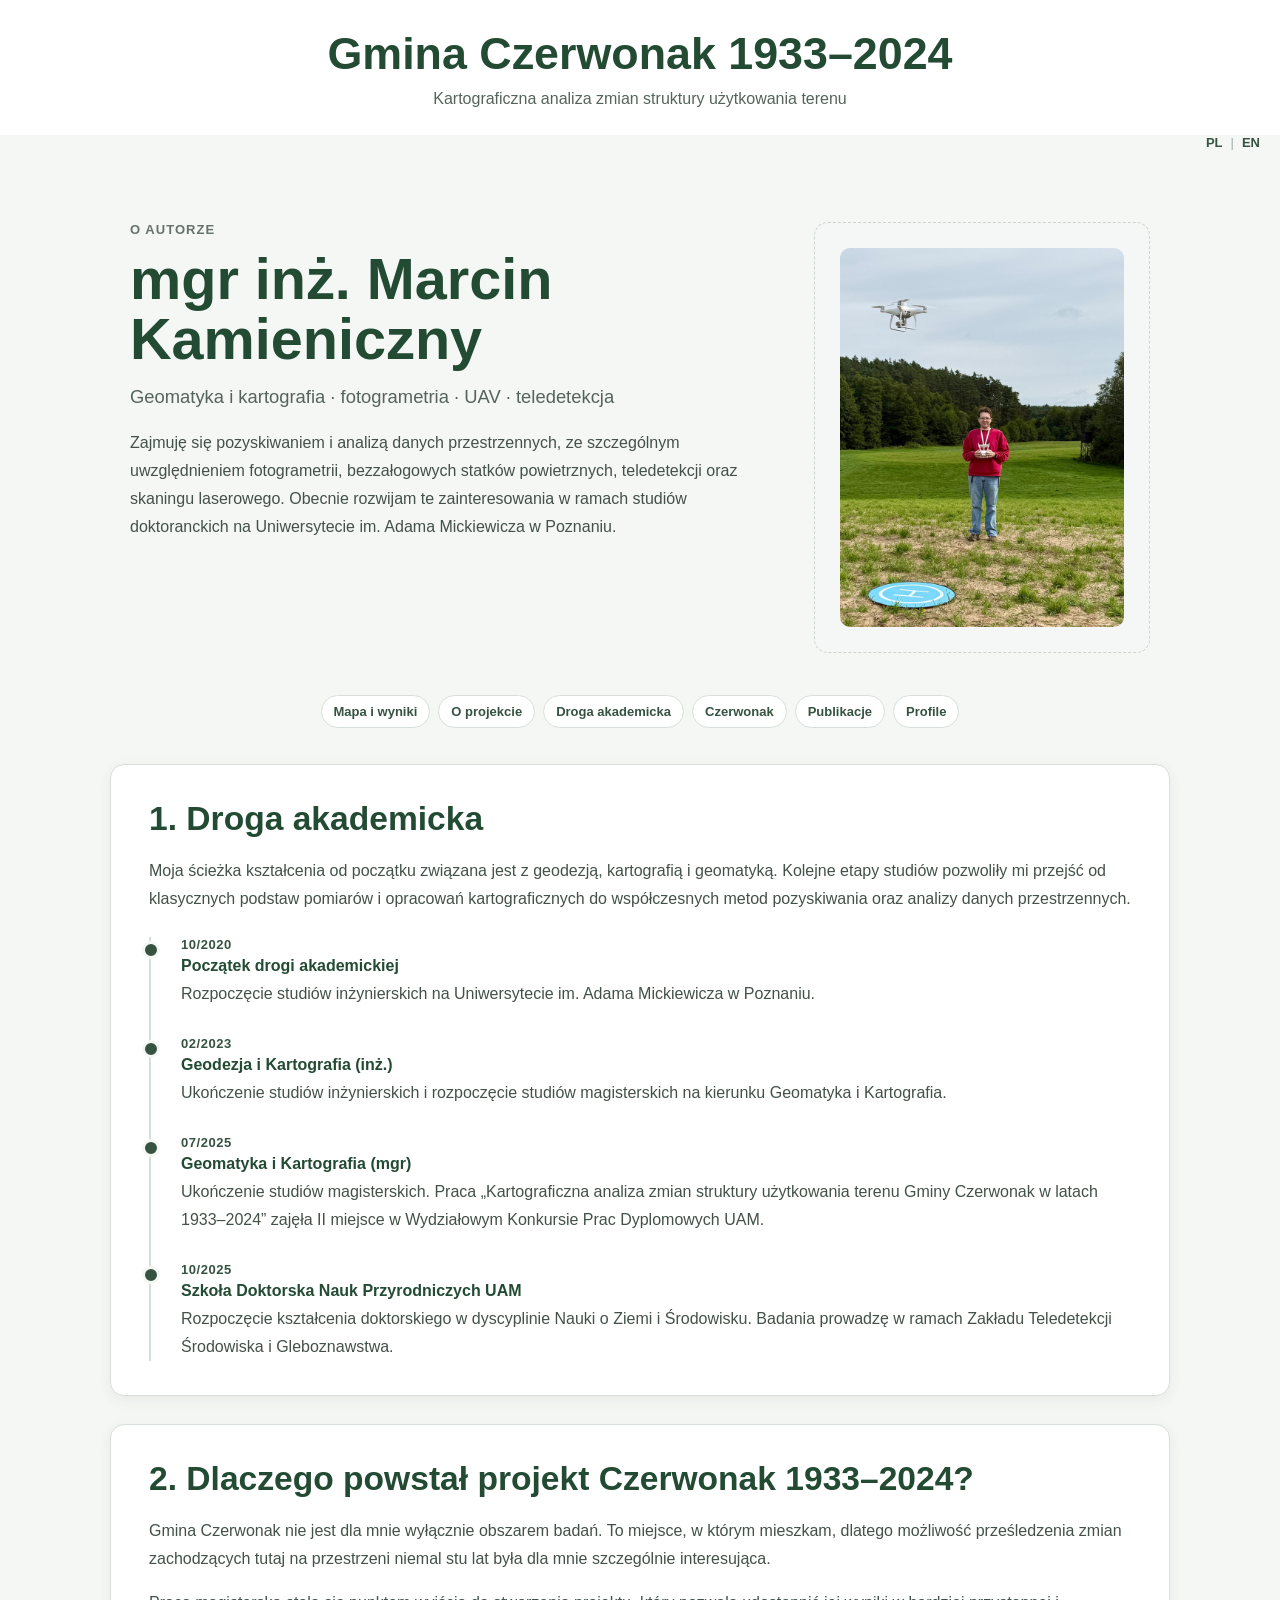
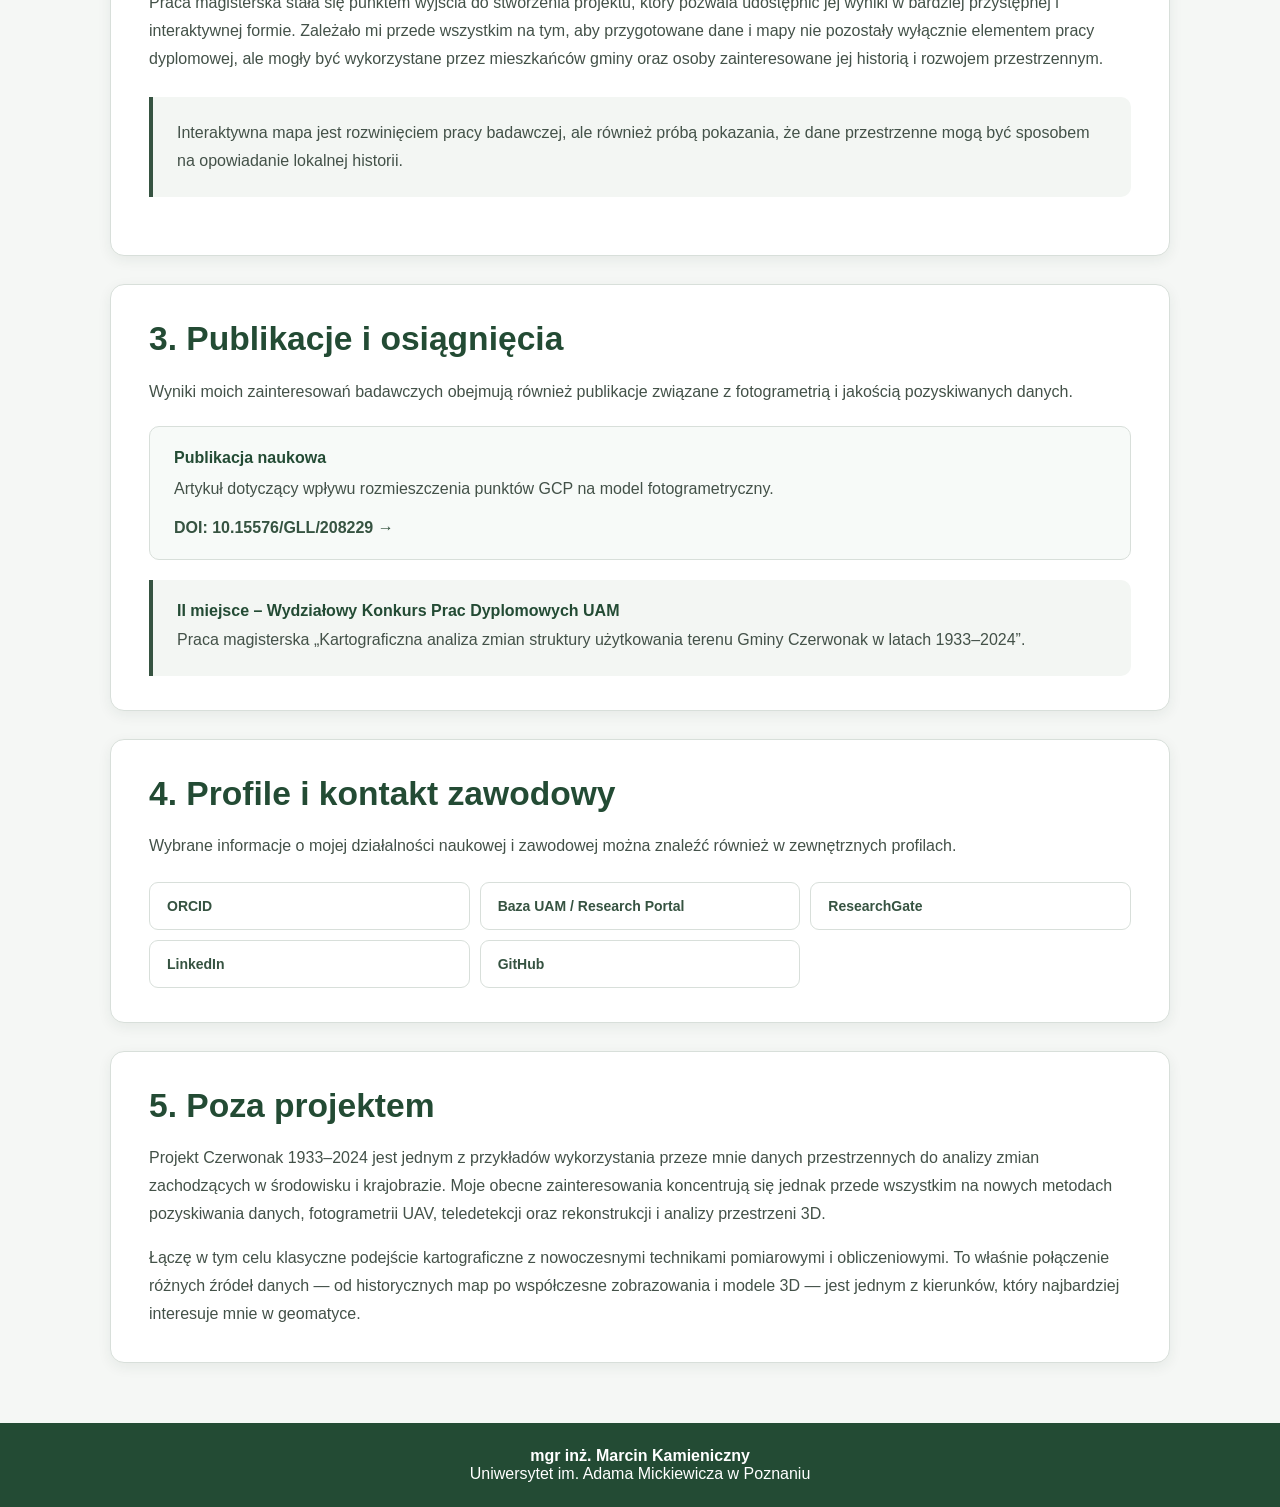
<file: o-autorze.html>
<!DOCTYPE html>
<html lang="pl">
<head>
<meta charset="UTF-8">
<meta name="viewport" content="width=device-width, initial-scale=1.0">

<title>O autorze – Marcin Kamieniczny | Czerwonak 1933–2024</title>

<meta name="description" content="Marcin Kamieniczny – geomatyk, kartograf i doktorant UAM zajmujący się fotogrametrią, bezzałogowymi statkami powietrznymi, teledetekcją, skaningiem laserowym i analizą danych przestrzennych.">
<meta name="author" content="mgr inż. Marcin Kamieniczny">

<link rel="canonical" href="https://czerwonak1933.pl/o-autorze.html">

<meta property="og:type" content="profile">
<meta property="og:locale" content="pl_PL">
<meta property="og:title" content="O autorze – Marcin Kamieniczny">
<meta property="og:description" content="Autor projektu Czerwonak 1933–2024. Geomatyka, kartografia, fotogrametria, UAV i teledetekcja środowiska.">
<meta property="og:url" content="https://czerwonak1933.pl/o-autorze.html">

<link rel="stylesheet" href="./style.css">

<style>
.author-page{width:min(1100px,100%);margin:0 auto;padding:0 20px 60px}
.author-hero{display:grid;grid-template-columns:minmax(0,1.45fr) minmax(260px,.75fr);gap:34px;align-items:stretch;padding:54px 20px 42px}
.author-kicker{margin-bottom:12px;color:#66736b;font-size:13px;font-weight:700;letter-spacing:.08em;text-transform:uppercase}
.author-hero h1{margin:0 0 12px;color:#234b34;font-size:clamp(2.2rem,5vw,3.6rem);line-height:1.05}
.author-subtitle{margin:0 0 18px;color:#55645b;font-size:1.15rem;line-height:1.6}
.author-intro{margin:0;color:#435148;font-size:16px;line-height:1.75}
.photo-placeholder{min-height:300px;border:1px dashed #cbd5ce;border-radius:14px;background:#f4f7f5;display:flex;align-items:center;justify-content:center;text-align:center;color:#78847d;padding:25px}
.photo-placeholder img {width: 100%;height: 100%;object-fit: cover;border-radius: 10px;display: block;}
.author-nav{display:flex;flex-wrap:wrap;justify-content:center;gap:8px;margin:0 auto 36px}
.author-nav a{display:inline-block;padding:8px 12px;border:1px solid #d8dfda;border-radius:999px;background:#fff;color:#365341;text-decoration:none;font-size:13px;font-weight:700}
.author-nav a:hover{background:#f3f5f3}
.author-section{margin-top:28px;padding:34px 38px;background:#fff;border:1px solid #d8dfda;border-radius:14px;box-shadow:0 4px 14px rgba(28,54,37,.07)}
.author-section h2{margin:0 0 18px;color:#234b34;font-size:clamp(1.55rem,3vw,2.1rem);line-height:1.2}
.author-section h3{margin:28px 0 10px;color:#365341;font-size:1.18rem}
.author-section h3:first-child{margin-top:0}
.author-section p{margin:0 0 16px;color:#435148;font-size:16px;line-height:1.75}
.author-section p:last-child{margin-bottom:0}
.author-section ul{margin:10px 0 0;padding-left:23px;color:#435148;line-height:1.7}
.author-section li{margin-bottom:7px}
.author-timeline{position:relative;margin-top:24px;padding-left:30px;border-left:2px solid #d8dfda}
.author-timeline-item{position:relative;margin-bottom:28px}
.author-timeline-item:last-child{margin-bottom:0}
.author-timeline-item:before{content:"";position:absolute;left:-39px;top:4px;width:12px;height:12px;border-radius:50%;background:#365341;border:3px solid #f5f7f5}
.author-year{margin-bottom:5px;color:#365341;font-size:13px;font-weight:800;letter-spacing:.04em}
.author-timeline-item strong{display:block;margin-bottom:5px;color:#234b34}
.interest-grid{display:grid;grid-template-columns:repeat(2,minmax(0,1fr));gap:14px;margin-top:22px}
.interest-item{padding:22px;border:1px solid #dfe5e1;border-radius:10px;background:#fafcfb}
.interest-item strong{display:block;margin-bottom:7px;color:#234b34;font-size:1.05rem}
.interest-item p{margin:0;color:#66736b;font-size:14px;line-height:1.55}
.uav-details{margin-top:20px}
.uav-details summary{cursor:pointer;padding:17px 19px;border:1px solid #d8dfda;border-radius:9px;background:#f7faf8;color:#365341;font-weight:700;list-style:none}
.uav-details summary::-webkit-details-marker{display:none}
.uav-details summary:after{content:"＋";float:right;font-size:18px}
.uav-details[open] summary:after{content:"−"}
.uav-list{display:grid;grid-template-columns:repeat(2,minmax(0,1fr));gap:10px;margin-top:10px}
.uav-card{padding:16px 18px;border:1px solid #e0e6e2;border-radius:9px;background:#fff}
.uav-card strong{display:block;margin-bottom:4px;color:#234b34}
.uav-card span{color:#66736b;font-size:13px;line-height:1.5}
.achievement{margin-top:20px;padding:22px 24px;border-left:4px solid #365341;background:#f3f6f3;border-radius:0 10px 10px 0}
.achievement strong{display:block;margin-bottom:6px;color:#234b34}
.achievement p{margin:0}
.publication-box{margin-top:20px;padding:22px 24px;border:1px solid #d8dfda;border-radius:10px;background:#f7faf8}
.publication-box strong{display:block;margin-bottom:8px;color:#234b34}
.publication-box a{color:#365341;font-weight:700;text-decoration:none;word-break:break-word}
.publication-box a:hover{text-decoration:underline}
.profile-links{display:grid;grid-template-columns:repeat(3,minmax(0,1fr));gap:10px;margin-top:22px}
.profile-link{display:block;padding:15px 17px;border:1px solid #d8dfda;border-radius:9px;background:#fff;color:#365341;text-decoration:none;font-size:14px;font-weight:700}
.profile-link:hover{background:#f3f6f3}
.project-callout{margin:24px 0;padding:22px 24px;border-left:4px solid #365341;background:#f3f6f3;border-radius:0 10px 10px 0}
.project-callout p{margin:0}
@media(max-width:760px){
.author-page{padding:0 10px 40px}
.author-hero{grid-template-columns:1fr;padding:34px 10px 28px}
.photo-placeholder{min-height:220px}
.author-section{padding:24px 20px;border-radius:11px}
.author-section p{font-size:15px;line-height:1.68}
.interest-grid,.uav-list,.profile-links{grid-template-columns:1fr}
}
</style>

<script type="application/ld+json">
{
 "@context":"https://schema.org",
 "@type":"ProfilePage",
 "name":"O autorze – Marcin Kamieniczny",
 "description":"Profil autora projektu Czerwonak 1933–2024.",
 "inLanguage":"pl-PL",
 "mainEntity":{
   "@type":"Person",
   "name":"Marcin Kamieniczny",
   "jobTitle":"Doktorant",
   "affiliation":{
     "@type":"CollegeOrUniversity",
     "name":"Uniwersytet im. Adama Mickiewicza w Poznaniu"
   },
   "sameAs":[
     "https://www.researchgate.net/profile/Marcin-Kamieniczny",
     "https://orcid.org/0009-0004-8057-5134",
     "https://researchportal.amu.edu.pl/info/author/UAM8b265624723847a79dafcfa91e46486d",
     "https://www.linkedin.com/in/marcin-kamieniczny-1544962ab/",
     "https://github.com/kaspa2001"
   ]
 }
}
</script>
</head>

<body>

<header>
<h1>Gmina Czerwonak 1933–2024</h1>
<p>Kartograficzna analiza zmian struktury użytkowania terenu</p>
</header>

<div class="language-switcher" aria-label="Wybór języka">
    <a href="./o-autorze.html" class="active">PL</a>
    <span>|</span>
    <a href="./eng/o-autorze.html">EN</a>
</div>

<main class="author-page">

<section class="author-hero">
<div>
<div class="author-kicker">O autorze</div>
<h1>mgr inż. Marcin Kamieniczny</h1>
<p class="author-subtitle">Geomatyka i kartografia · fotogrametria · UAV · teledetekcja</p>
<p class="author-intro">Zajmuję się pozyskiwaniem i analizą danych przestrzennych, ze szczególnym uwzględnieniem fotogrametrii, bezzałogowych statków powietrznych, teledetekcji oraz skaningu laserowego. Obecnie rozwijam te zainteresowania w ramach studiów doktoranckich na Uniwersytecie im. Adama Mickiewicza w Poznaniu.</p>
</div>
<div class="photo-placeholder">
    <img src="./image.jpg" alt="mgr inż. Marcin Kamieniczny">
</div>
</section>

<nav class="author-nav" aria-label="Nawigacja strony autora">
    <a href="./index.html">Mapa i wyniki</a>
    <a href="./o-projekcie.html">O projekcie</a>
    <a href="#droga">Droga akademicka</a>
    <a href="#czerwonak">Czerwonak</a>
    <a href="#publikacje">Publikacje</a>
    <a href="#profile">Profile</a>
</nav>

<section class="author-section" id="droga">
<h2>1. Droga akademicka</h2>
<p>Moja ścieżka kształcenia od początku związana jest z geodezją, kartografią i geomatyką. Kolejne etapy studiów pozwoliły mi przejść od klasycznych podstaw pomiarów i opracowań kartograficznych do współczesnych metod pozyskiwania oraz analizy danych przestrzennych.</p>
<div class="author-timeline">
<div class="author-timeline-item"><div class="author-year">10/2020</div><strong>Początek drogi akademickiej</strong><p>Rozpoczęcie studiów inżynierskich na Uniwersytecie im. Adama Mickiewicza w Poznaniu.</p></div>
<div class="author-timeline-item"><div class="author-year">02/2023</div><strong>Geodezja i Kartografia (inż.)</strong><p>Ukończenie studiów inżynierskich i rozpoczęcie studiów magisterskich na kierunku Geomatyka i Kartografia.</p></div>
<div class="author-timeline-item"><div class="author-year">07/2025</div><strong>Geomatyka i Kartografia (mgr)</strong><p>Ukończenie studiów magisterskich. Praca „Kartograficzna analiza zmian struktury użytkowania terenu Gminy Czerwonak w latach 1933–2024” zajęła II miejsce w Wydziałowym Konkursie Prac Dyplomowych UAM.</p></div>
<div class="author-timeline-item"><div class="author-year">10/2025</div><strong>Szkoła Doktorska Nauk Przyrodniczych UAM</strong><p>Rozpoczęcie kształcenia doktorskiego w dyscyplinie Nauki o Ziemi i Środowisku. Badania prowadzę w ramach Zakładu Teledetekcji Środowiska i Gleboznawstwa.</p></div>
</div>
</section>

<section class="author-section" id="czerwonak">
<h2>2. Dlaczego powstał projekt Czerwonak 1933–2024?</h2>
<p>Gmina Czerwonak nie jest dla mnie wyłącznie obszarem badań. To miejsce, w którym mieszkam, dlatego możliwość prześledzenia zmian zachodzących tutaj na przestrzeni niemal stu lat była dla mnie szczególnie interesująca.</p>
<p>Praca magisterska stała się punktem wyjścia do stworzenia projektu, który pozwala udostępnić jej wyniki w bardziej przystępnej i interaktywnej formie. Zależało mi przede wszystkim na tym, aby przygotowane dane i mapy nie pozostały wyłącznie elementem pracy dyplomowej, ale mogły być wykorzystane przez mieszkańców gminy oraz osoby zainteresowane jej historią i rozwojem przestrzennym.</p>
<div class="project-callout"><p>Interaktywna mapa jest rozwinięciem pracy badawczej, ale również próbą pokazania, że dane przestrzenne mogą być sposobem na opowiadanie lokalnej historii.</p></div>
</section>

<section class="author-section" id="publikacje">
<h2>3. Publikacje i osiągnięcia</h2>
<p>Wyniki moich zainteresowań badawczych obejmują również publikacje związane z fotogrametrią i jakością pozyskiwanych danych.</p>
<div class="publication-box">
<strong>Publikacja naukowa</strong>
<p>Artykuł dotyczący wpływu rozmieszczenia punktów GCP na model fotogrametryczny.</p>
<a href="https://doi.org/10.15576/GLL/208229" target="_blank" rel="noopener noreferrer">DOI: 10.15576/GLL/208229 →</a>
</div>
<div class="achievement">
<strong>II miejsce – Wydziałowy Konkurs Prac Dyplomowych UAM</strong>
<p>Praca magisterska „Kartograficzna analiza zmian struktury użytkowania terenu Gminy Czerwonak w latach 1933–2024”.</p>
</div>
</section>

<section class="author-section" id="profile">
<h2>4. Profile i kontakt zawodowy</h2>
<p>Wybrane informacje o mojej działalności naukowej i zawodowej można znaleźć również w zewnętrznych profilach.</p>
<div class="profile-links">
<a class="profile-link" href="https://orcid.org/0009-0004-8057-5134" target="_blank" rel="noopener noreferrer">ORCID</a>
<a class="profile-link" href="https://researchportal.amu.edu.pl/info/author/UAM8b265624723847a79dafcfa91e46486d" target="_blank" rel="noopener noreferrer">Baza UAM / Research Portal</a>
<a class="profile-link" href="https://www.researchgate.net/profile/Marcin-Kamieniczny" target="_blank" rel="noopener noreferrer">ResearchGate</a>
<a class="profile-link" href="https://www.linkedin.com/in/marcin-kamieniczny-1544962ab/" target="_blank" rel="noopener noreferrer">LinkedIn</a>
<a class="profile-link" href="https://github.com/kaspa2001" target="_blank" rel="noopener noreferrer">GitHub</a>
</div>
</section>

<section class="author-section">
<h2>5. Poza projektem</h2>
<p>Projekt Czerwonak 1933–2024 jest jednym z przykładów wykorzystania przeze mnie danych przestrzennych do analizy zmian zachodzących w środowisku i krajobrazie. Moje obecne zainteresowania koncentrują się jednak przede wszystkim na nowych metodach pozyskiwania danych, fotogrametrii UAV, teledetekcji oraz rekonstrukcji i analizy przestrzeni 3D.</p>
<p>Łączę w tym celu klasyczne podejście kartograficzne z nowoczesnymi technikami pomiarowymi i obliczeniowymi. To właśnie połączenie różnych źródeł danych — od historycznych map po współczesne zobrazowania i modele 3D — jest jednym z kierunków, który najbardziej interesuje mnie w geomatyce.</p>
</section>

</main>

<footer>
<strong>mgr inż. Marcin Kamieniczny</strong>
<br>
Uniwersytet im. Adama Mickiewicza w Poznaniu
</footer>

</body>
</html>
</file>
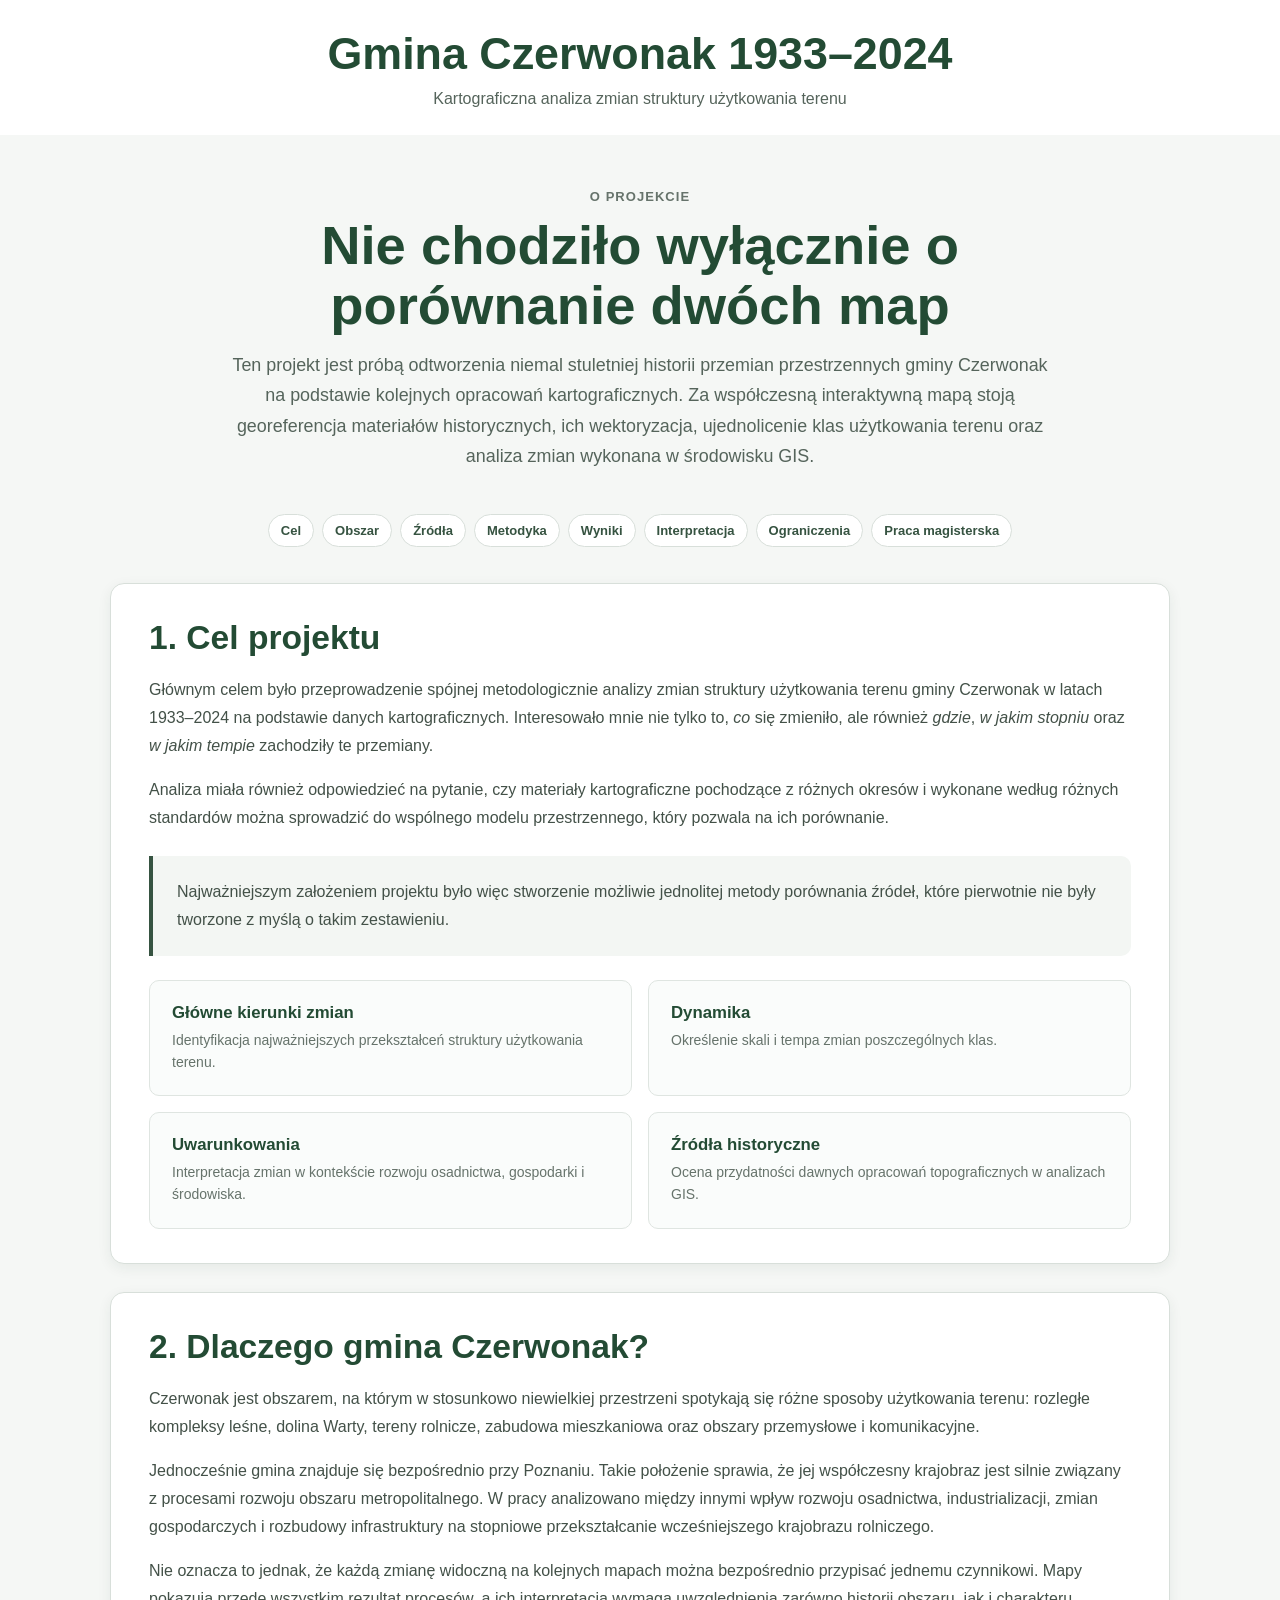
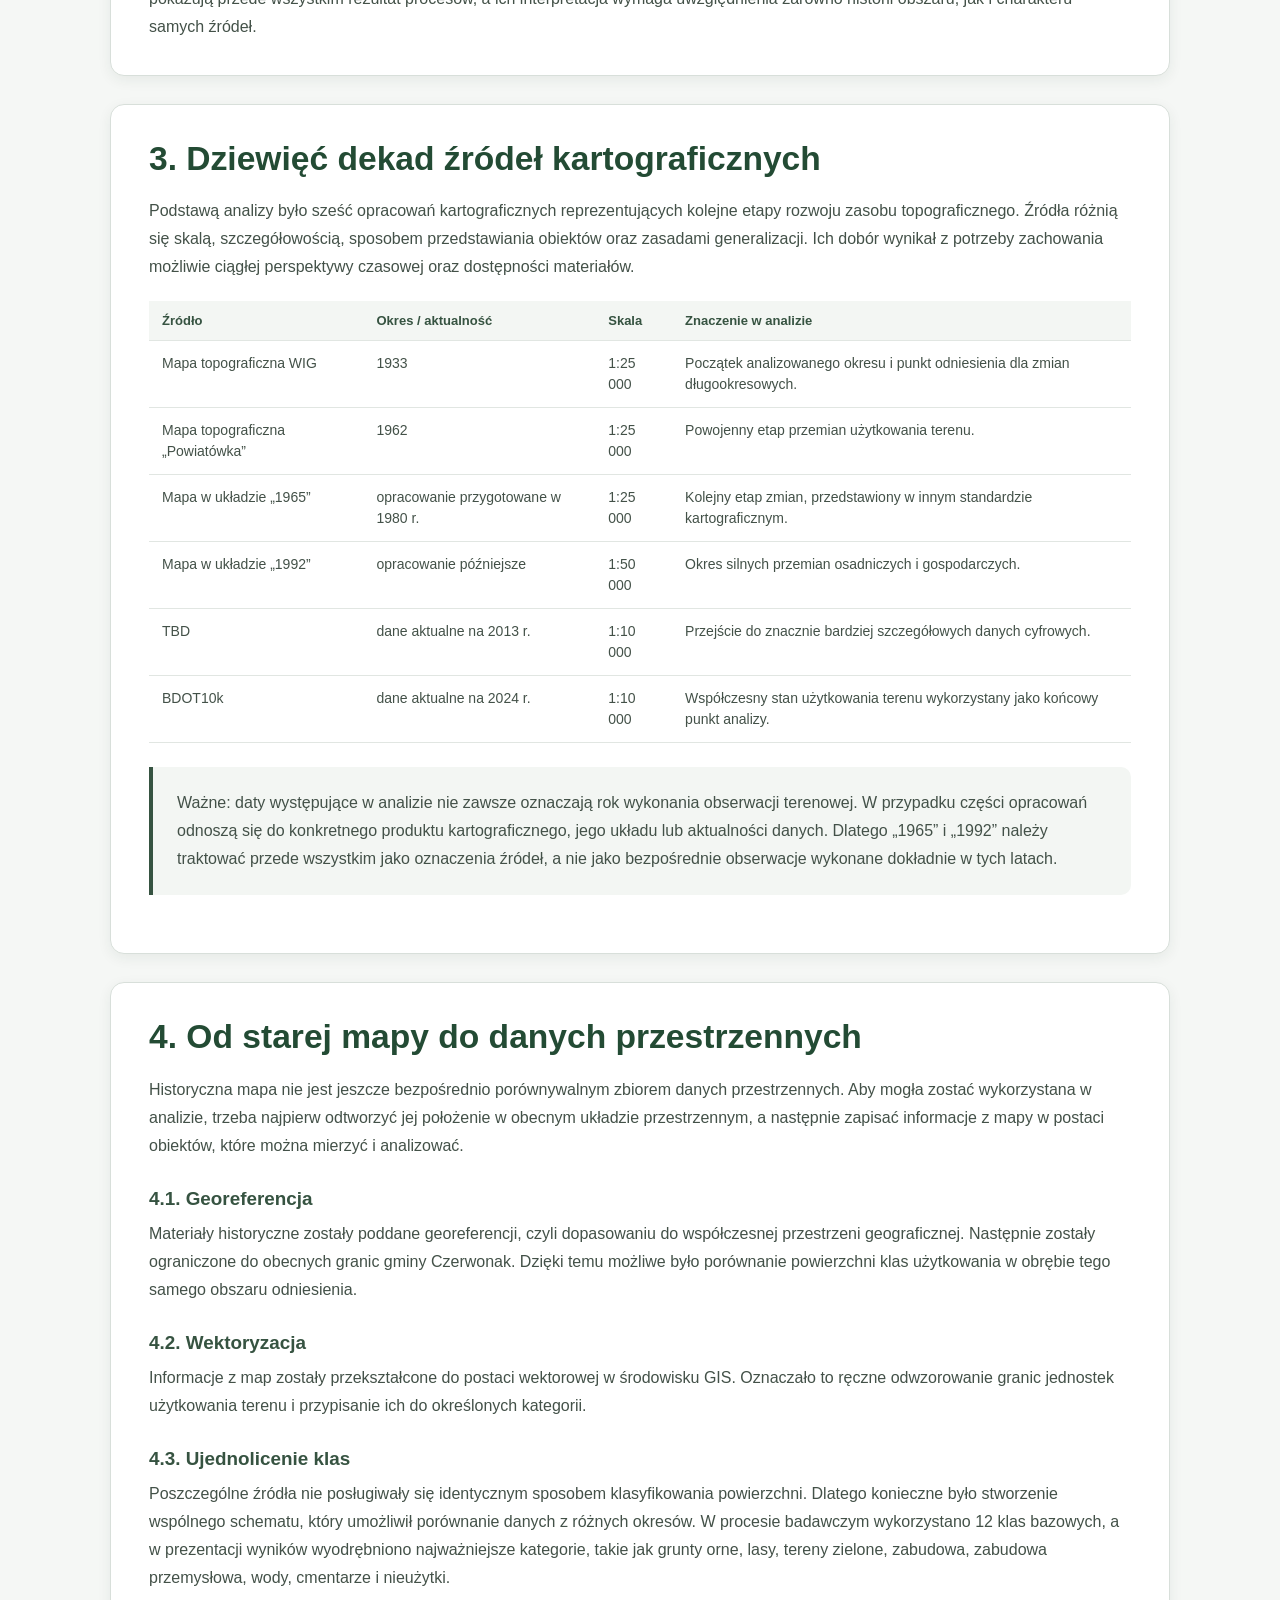
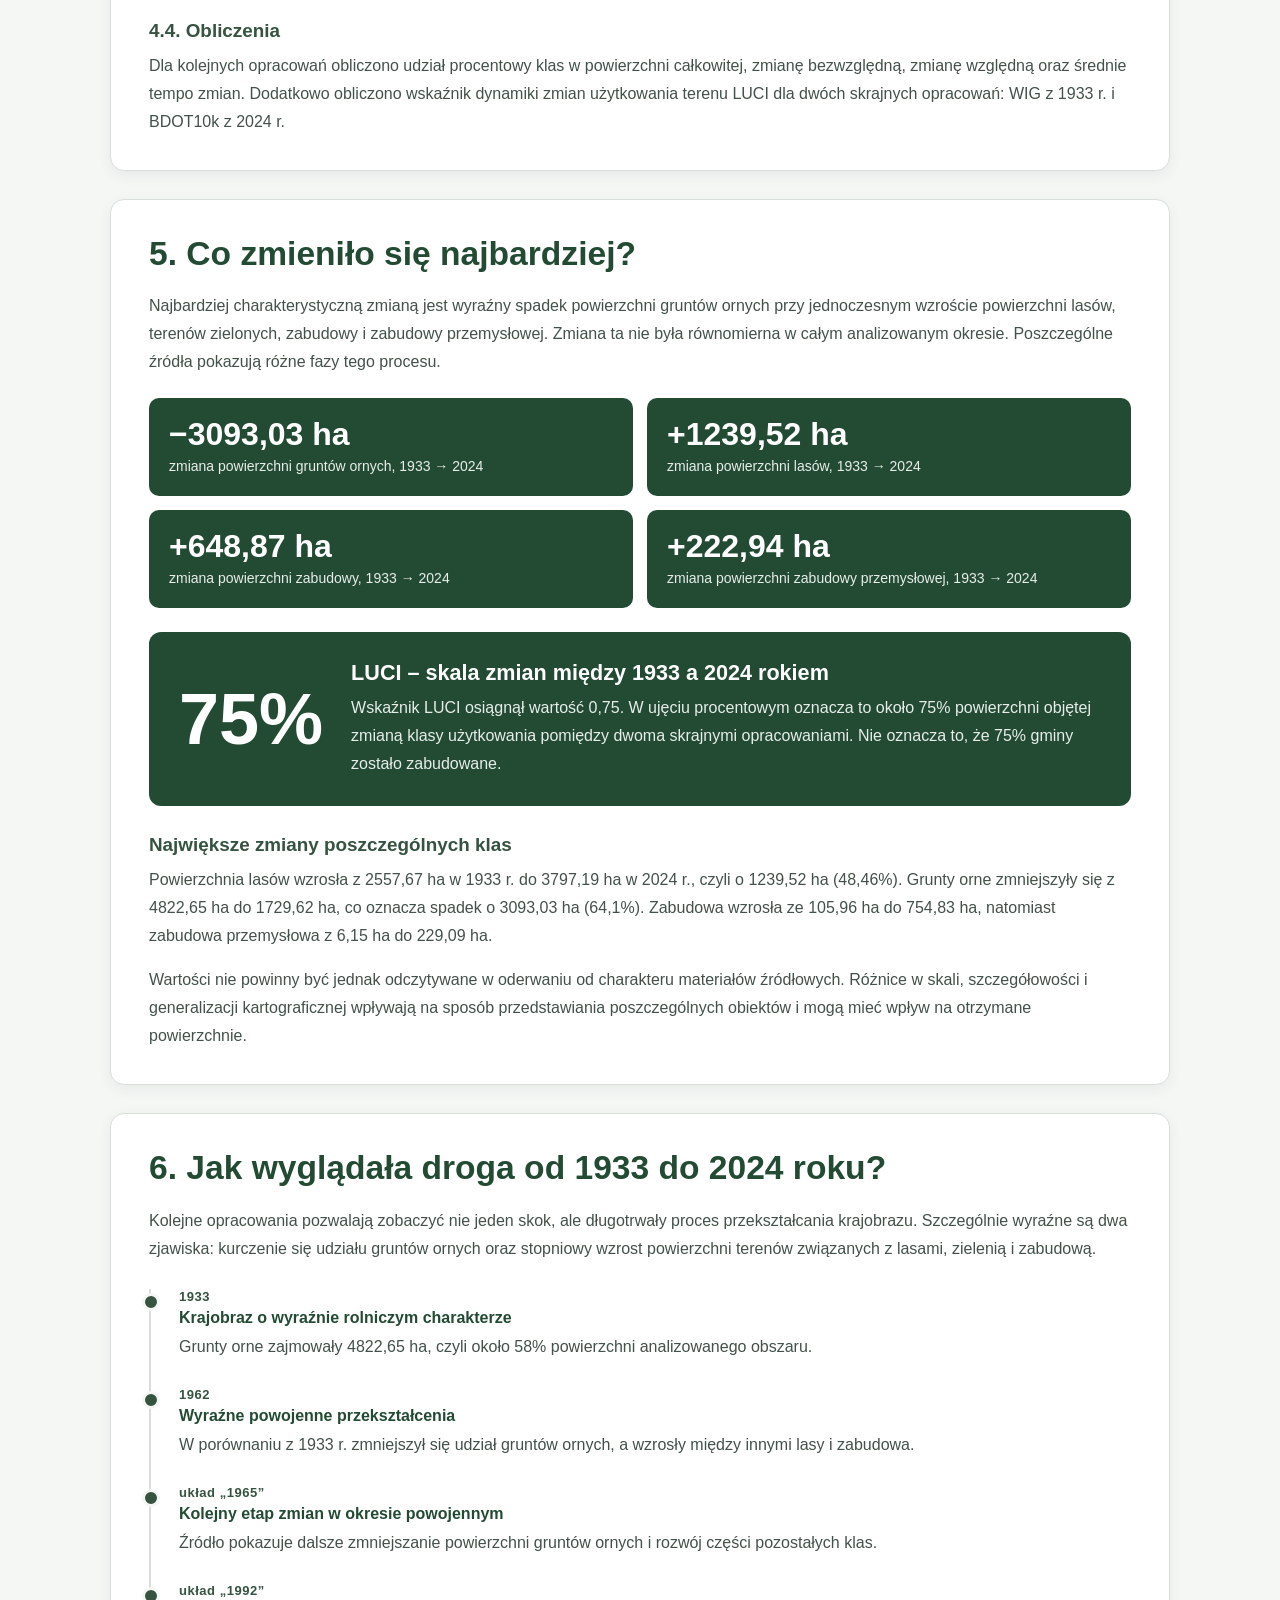
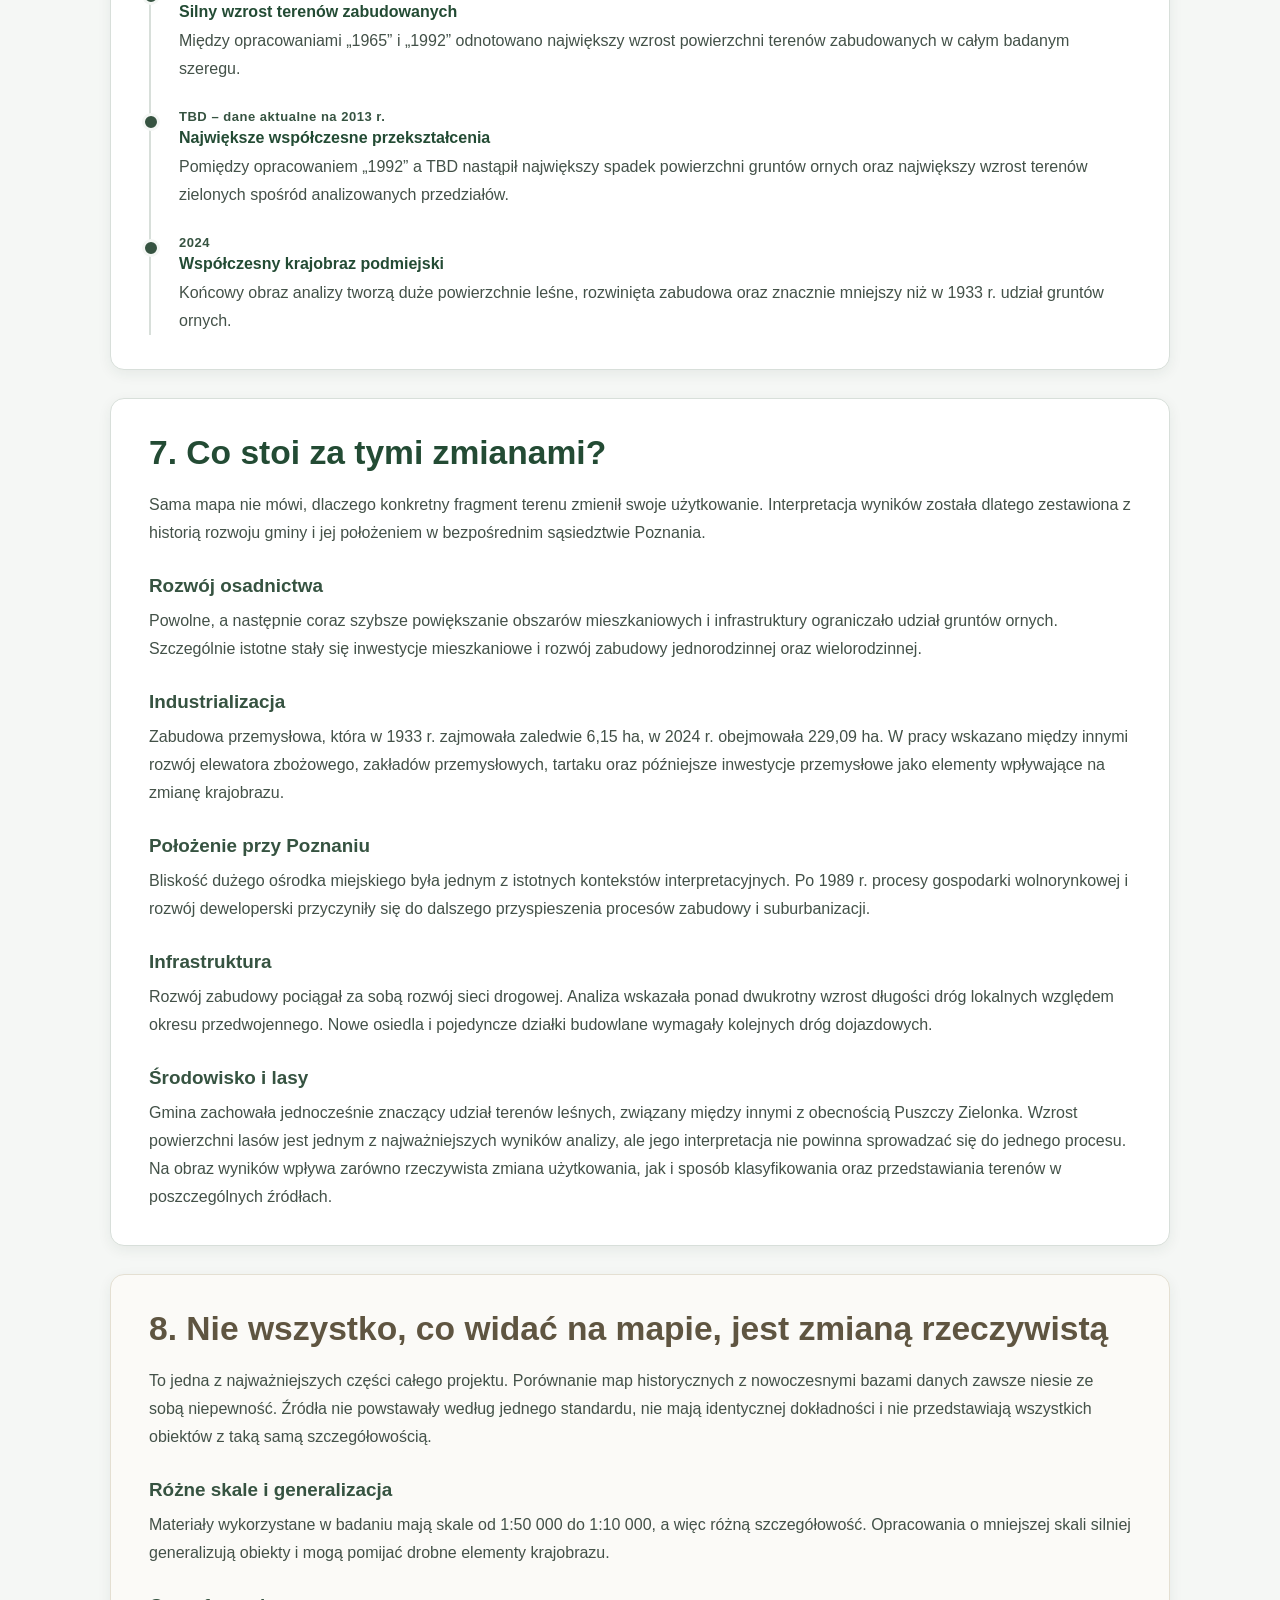
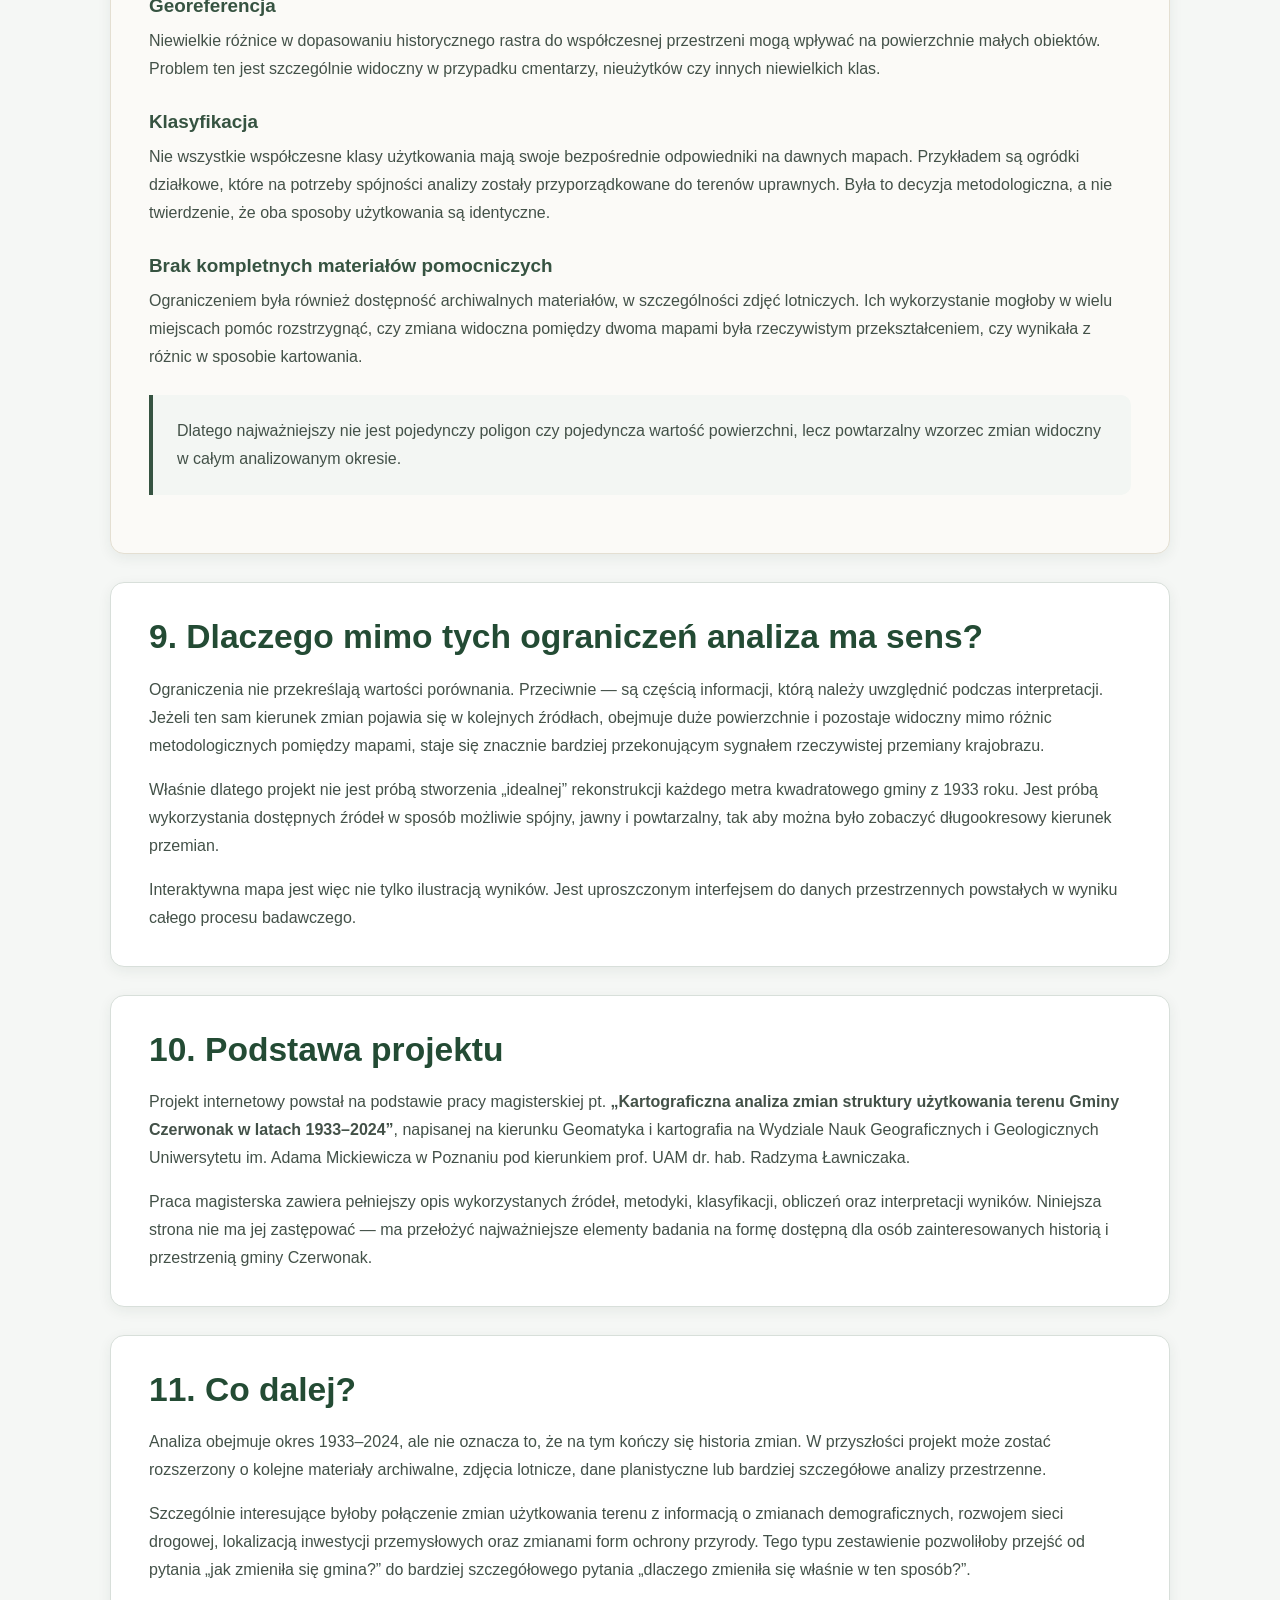
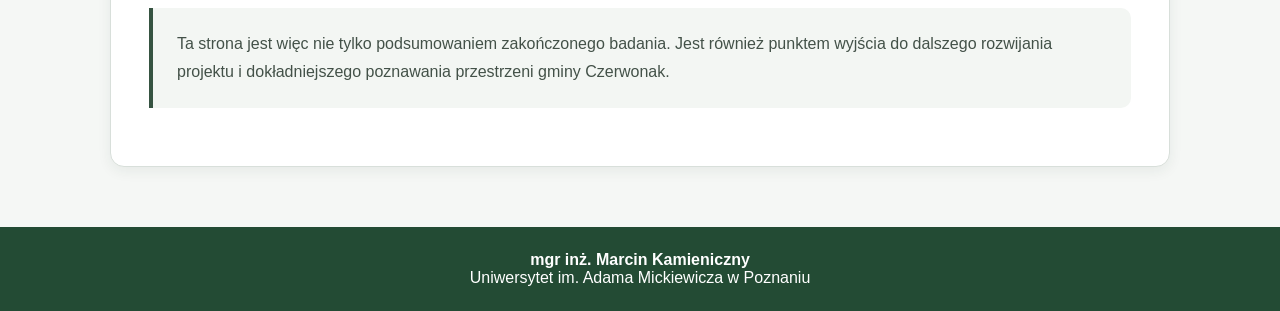
<file: o-projekcie (1).html>
<!DOCTYPE html>
<html lang="pl">
<head>
<meta charset="UTF-8">
<meta name="viewport" content="width=device-width, initial-scale=1.0">
<title>O projekcie – Gmina Czerwonak 1933–2024</title>
<meta name="description" content="Opis projektu kartograficznej analizy zmian struktury użytkowania terenu gminy Czerwonak w latach 1933–2024: źródła, metody, wyniki, ograniczenia i interpretacja.">
<meta name="author" content="mgr inż. Marcin Kamieniczny">
<link rel="canonical" href="https://czerwonak1933.pl/o-projekcie.html">
<meta property="og:type" content="article">
<meta property="og:locale" content="pl_PL">
<meta property="og:title" content="O projekcie – Gmina Czerwonak 1933–2024">
<meta property="og:description" content="Jak powstała analiza zmian użytkowania terenu gminy Czerwonak? Źródła, metodyka, wyniki i ograniczenia badania.">
<meta property="og:url" content="https://czerwonak1933.pl/o-projekcie.html">
<link rel="stylesheet" href="./style.css">

<style>
.project-page{width:min(1100px,100%);margin:0 auto;padding:0 20px 60px}
.project-hero{padding:54px 20px 42px;text-align:center}
.project-hero h1{margin:0 auto 14px;max-width:900px;color:#234b34;font-size:clamp(2rem,5vw,3.4rem);line-height:1.1}
.project-hero .lead{max-width:820px;margin:0 auto;color:#55645b;font-size:1.12rem;line-height:1.7}
.project-kicker{margin-bottom:12px;color:#66736b;font-size:13px;font-weight:700;letter-spacing:.08em;text-transform:uppercase}
.project-nav{display:flex;flex-wrap:wrap;justify-content:center;gap:8px;margin:0 auto 36px}
.project-nav a{display:inline-block;padding:8px 12px;border:1px solid #d8dfda;border-radius:999px;background:#fff;color:#365341;text-decoration:none;font-size:13px;font-weight:700}
.project-nav a:hover{background:#f3f5f3}
.project-section{margin-top:28px;padding:34px 38px;background:#fff;border:1px solid #d8dfda;border-radius:14px;box-shadow:0 4px 14px rgba(28,54,37,.07)}
.project-section h2{margin:0 0 18px;color:#234b34;font-size:clamp(1.55rem,3vw,2.1rem);line-height:1.2}
.project-section h3{margin:28px 0 10px;color:#365341;font-size:1.18rem}
.project-section h3:first-child{margin-top:0}
.project-section p{margin:0 0 16px;color:#435148;font-size:16px;line-height:1.75}
.project-section p:last-child{margin-bottom:0}
.project-section ul,.project-section ol{margin:10px 0 18px;padding-left:24px;color:#435148;line-height:1.7}
.project-section li{margin-bottom:7px}
.project-callout{margin:24px 0;padding:22px 24px;border-left:4px solid #365341;background:#f3f6f3;border-radius:0 10px 10px 0}
.project-callout p{margin:0}
.project-grid{display:grid;grid-template-columns:repeat(2,minmax(0,1fr));gap:16px;margin-top:22px}
.project-card{padding:22px;border:1px solid #dfe5e1;border-radius:10px;background:#fafcfb}
.project-card strong{display:block;margin-bottom:7px;color:#234b34;font-size:1.05rem}
.project-card span{color:#66736b;font-size:14px;line-height:1.55}
.source-table-wrap{margin-top:20px;overflow-x:auto}
.source-table{width:100%;border-collapse:collapse;min-width:720px;font-size:14px}
.source-table th,.source-table td{padding:12px 13px;border-bottom:1px solid #e1e6e2;text-align:left;vertical-align:top}
.source-table th{background:#f3f6f3;color:#365341;font-size:13px}
.source-table td{color:#435148;line-height:1.5}
.number-grid{display:grid;grid-template-columns:repeat(2,minmax(0,1fr));gap:14px;margin-top:22px}
.number-card{padding:20px;border-radius:10px;background:#234b34;color:#fff}
.number-card .number{display:block;margin-bottom:6px;font-size:2rem;font-weight:800;line-height:1}
.number-card .label{display:block;color:#e7eee9;font-size:14px;line-height:1.45}
.luci-project{display:flex;align-items:center;gap:28px;margin-top:24px;padding:28px 30px;border-radius:12px;background:#234b34;color:#fff}
.luci-project .big{flex:0 0 auto;font-size:4.5rem;line-height:1;font-weight:800}
.luci-project h3{margin:0 0 8px;color:#fff;font-size:1.35rem}
.luci-project p{margin:0;color:#e7eee9}
.timeline-list{position:relative;margin-top:26px;padding-left:28px;border-left:2px solid #d8dfda}
.timeline-item{position:relative;margin-bottom:26px}
.timeline-item:last-child{margin-bottom:0}
.timeline-item:before{content:"";position:absolute;left:-37px;top:4px;width:12px;height:12px;border-radius:50%;background:#365341;border:3px solid #f5f7f5}
.timeline-year{margin-bottom:5px;color:#365341;font-size:13px;font-weight:800;letter-spacing:.04em}
.timeline-item strong{display:block;margin-bottom:6px;color:#234b34}
.timeline-item p{margin:0}
.limitations{background:#fbfaf7;border-color:#e4dfd2}
.limitations h2{color:#5f5541}
.thesis-box{display:flex;justify-content:space-between;align-items:center;gap:24px;margin-top:22px;padding:24px;border:1px solid #d8dfda;border-radius:12px;background:#f7faf8}
.thesis-box strong{display:block;margin-bottom:7px;color:#234b34;font-size:1.08rem}
.thesis-box span{display:block;color:#66736b;line-height:1.5;font-size:14px}
.project-button{flex:0 0 auto;display:inline-block;padding:11px 16px;border-radius:7px;background:#234b34;color:#fff;text-decoration:none;font-size:14px;font-weight:700}
.project-button:hover{background:#365341}
.project-footer-note{margin-top:30px;padding-top:20px;border-top:1px solid #d8dfda;color:#7a857e;font-size:13px;line-height:1.6}
@media(max-width:700px){
.project-page{padding:0 10px 40px}.project-hero{padding:34px 10px 28px}.project-hero .lead{font-size:1rem}
.project-section{padding:24px 20px;border-radius:11px}.project-section p{font-size:15px;line-height:1.68}
.project-grid,.number-grid{grid-template-columns:1fr}.luci-project{display:block;padding:24px 22px}.luci-project .big{margin-bottom:16px;font-size:3.6rem}
.thesis-box{display:block}.project-button{margin-top:18px}.source-table{min-width:680px}
}
</style>

<script type="application/ld+json">
{
 "@context":"https://schema.org",
 "@type":"Article",
 "headline":"O projekcie – Gmina Czerwonak 1933–2024",
 "description":"Opis kartograficznej analizy zmian struktury użytkowania terenu gminy Czerwonak w latach 1933–2024.",
 "inLanguage":"pl-PL",
 "author":{"@type":"Person","name":"Marcin Kamieniczny"},
 "mainEntityOfPage":{"@type":"WebPage","@id":"https://czerwonak1933.pl/o-projekcie.html"}
}
</script>
</head>

<body>
<header>
<h1>Gmina Czerwonak 1933–2024</h1>
<p>Kartograficzna analiza zmian struktury użytkowania terenu</p>
</header>

<main class="project-page">

<section class="project-hero">
<div class="project-kicker">O projekcie</div>
<h1>Nie chodziło wyłącznie o porównanie dwóch map</h1>
<p class="lead">Ten projekt jest próbą odtworzenia niemal stuletniej historii przemian przestrzennych gminy Czerwonak na podstawie kolejnych opracowań kartograficznych. Za współczesną interaktywną mapą stoją georeferencja materiałów historycznych, ich wektoryzacja, ujednolicenie klas użytkowania terenu oraz analiza zmian wykonana w środowisku GIS.</p>
</section>

<nav class="project-nav" aria-label="Spis treści projektu">
<a href="#cel">Cel</a><a href="#obszar">Obszar</a><a href="#zrodla">Źródła</a><a href="#metodyka">Metodyka</a><a href="#wyniki">Wyniki</a><a href="#interpretacja">Interpretacja</a><a href="#ograniczenia">Ograniczenia</a><a href="#praca">Praca magisterska</a>
</nav>

<section class="project-section" id="cel">
<h2>1. Cel projektu</h2>
<p>Głównym celem było przeprowadzenie spójnej metodologicznie analizy zmian struktury użytkowania terenu gminy Czerwonak w latach 1933–2024 na podstawie danych kartograficznych. Interesowało mnie nie tylko to, <em>co</em> się zmieniło, ale również <em>gdzie</em>, <em>w jakim stopniu</em> oraz <em>w jakim tempie</em> zachodziły te przemiany.</p>
<p>Analiza miała również odpowiedzieć na pytanie, czy materiały kartograficzne pochodzące z różnych okresów i wykonane według różnych standardów można sprowadzić do wspólnego modelu przestrzennego, który pozwala na ich porównanie.</p>
<div class="project-callout"><p>Najważniejszym założeniem projektu było więc stworzenie możliwie jednolitej metody porównania źródeł, które pierwotnie nie były tworzone z myślą o takim zestawieniu.</p></div>
<div class="project-grid">
<div class="project-card"><strong>Główne kierunki zmian</strong><span>Identyfikacja najważniejszych przekształceń struktury użytkowania terenu.</span></div>
<div class="project-card"><strong>Dynamika</strong><span>Określenie skali i tempa zmian poszczególnych klas.</span></div>
<div class="project-card"><strong>Uwarunkowania</strong><span>Interpretacja zmian w kontekście rozwoju osadnictwa, gospodarki i środowiska.</span></div>
<div class="project-card"><strong>Źródła historyczne</strong><span>Ocena przydatności dawnych opracowań topograficznych w analizach GIS.</span></div>
</div>
</section>

<section class="project-section" id="obszar">
<h2>2. Dlaczego gmina Czerwonak?</h2>
<p>Czerwonak jest obszarem, na którym w stosunkowo niewielkiej przestrzeni spotykają się różne sposoby użytkowania terenu: rozległe kompleksy leśne, dolina Warty, tereny rolnicze, zabudowa mieszkaniowa oraz obszary przemysłowe i komunikacyjne.</p>
<p>Jednocześnie gmina znajduje się bezpośrednio przy Poznaniu. Takie położenie sprawia, że jej współczesny krajobraz jest silnie związany z procesami rozwoju obszaru metropolitalnego. W pracy analizowano między innymi wpływ rozwoju osadnictwa, industrializacji, zmian gospodarczych i rozbudowy infrastruktury na stopniowe przekształcanie wcześniejszego krajobrazu rolniczego.</p>
<p>Nie oznacza to jednak, że każdą zmianę widoczną na kolejnych mapach można bezpośrednio przypisać jednemu czynnikowi. Mapy pokazują przede wszystkim rezultat procesów, a ich interpretacja wymaga uwzględnienia zarówno historii obszaru, jak i charakteru samych źródeł.</p>
</section>

<section class="project-section" id="zrodla">
<h2>3. Dziewięć dekad źródeł kartograficznych</h2>
<p>Podstawą analizy było sześć opracowań kartograficznych reprezentujących kolejne etapy rozwoju zasobu topograficznego. Źródła różnią się skalą, szczegółowością, sposobem przedstawiania obiektów oraz zasadami generalizacji. Ich dobór wynikał z potrzeby zachowania możliwie ciągłej perspektywy czasowej oraz dostępności materiałów.</p>
<div class="source-table-wrap"><table class="source-table">
<thead><tr><th>Źródło</th><th>Okres / aktualność</th><th>Skala</th><th>Znaczenie w analizie</th></tr></thead>
<tbody>
<tr><td>Mapa topograficzna WIG</td><td>1933</td><td>1:25 000</td><td>Początek analizowanego okresu i punkt odniesienia dla zmian długookresowych.</td></tr>
<tr><td>Mapa topograficzna „Powiatówka”</td><td>1962</td><td>1:25 000</td><td>Powojenny etap przemian użytkowania terenu.</td></tr>
<tr><td>Mapa w układzie „1965”</td><td>opracowanie przygotowane w 1980 r.</td><td>1:25 000</td><td>Kolejny etap zmian, przedstawiony w innym standardzie kartograficznym.</td></tr>
<tr><td>Mapa w układzie „1992”</td><td>opracowanie późniejsze</td><td>1:50 000</td><td>Okres silnych przemian osadniczych i gospodarczych.</td></tr>
<tr><td>TBD</td><td>dane aktualne na 2013 r.</td><td>1:10 000</td><td>Przejście do znacznie bardziej szczegółowych danych cyfrowych.</td></tr>
<tr><td>BDOT10k</td><td>dane aktualne na 2024 r.</td><td>1:10 000</td><td>Współczesny stan użytkowania terenu wykorzystany jako końcowy punkt analizy.</td></tr>
</tbody></table></div>
<div class="project-callout"><p>Ważne: daty występujące w analizie nie zawsze oznaczają rok wykonania obserwacji terenowej. W przypadku części opracowań odnoszą się do konkretnego produktu kartograficznego, jego układu lub aktualności danych. Dlatego „1965” i „1992” należy traktować przede wszystkim jako oznaczenia źródeł, a nie jako bezpośrednie obserwacje wykonane dokładnie w tych latach.</p></div>
</section>

<section class="project-section" id="metodyka">
<h2>4. Od starej mapy do danych przestrzennych</h2>
<p>Historyczna mapa nie jest jeszcze bezpośrednio porównywalnym zbiorem danych przestrzennych. Aby mogła zostać wykorzystana w analizie, trzeba najpierw odtworzyć jej położenie w obecnym układzie przestrzennym, a następnie zapisać informacje z mapy w postaci obiektów, które można mierzyć i analizować.</p>
<h3>4.1. Georeferencja</h3>
<p>Materiały historyczne zostały poddane georeferencji, czyli dopasowaniu do współczesnej przestrzeni geograficznej. Następnie zostały ograniczone do obecnych granic gminy Czerwonak. Dzięki temu możliwe było porównanie powierzchni klas użytkowania w obrębie tego samego obszaru odniesienia.</p>
<h3>4.2. Wektoryzacja</h3>
<p>Informacje z map zostały przekształcone do postaci wektorowej w środowisku GIS. Oznaczało to ręczne odwzorowanie granic jednostek użytkowania terenu i przypisanie ich do określonych kategorii.</p>
<h3>4.3. Ujednolicenie klas</h3>
<p>Poszczególne źródła nie posługiwały się identycznym sposobem klasyfikowania powierzchni. Dlatego konieczne było stworzenie wspólnego schematu, który umożliwił porównanie danych z różnych okresów. W procesie badawczym wykorzystano 12 klas bazowych, a w prezentacji wyników wyodrębniono najważniejsze kategorie, takie jak grunty orne, lasy, tereny zielone, zabudowa, zabudowa przemysłowa, wody, cmentarze i nieużytki.</p>
<h3>4.4. Obliczenia</h3>
<p>Dla kolejnych opracowań obliczono udział procentowy klas w powierzchni całkowitej, zmianę bezwzględną, zmianę względną oraz średnie tempo zmian. Dodatkowo obliczono wskaźnik dynamiki zmian użytkowania terenu LUCI dla dwóch skrajnych opracowań: WIG z 1933 r. i BDOT10k z 2024 r.</p>
</section>

<section class="project-section" id="wyniki">
<h2>5. Co zmieniło się najbardziej?</h2>
<p>Najbardziej charakterystyczną zmianą jest wyraźny spadek powierzchni gruntów ornych przy jednoczesnym wzroście powierzchni lasów, terenów zielonych, zabudowy i zabudowy przemysłowej. Zmiana ta nie była równomierna w całym analizowanym okresie. Poszczególne źródła pokazują różne fazy tego procesu.</p>
<div class="number-grid">
<div class="number-card"><span class="number">−3093,03 ha</span><span class="label">zmiana powierzchni gruntów ornych, 1933 → 2024</span></div>
<div class="number-card"><span class="number">+1239,52 ha</span><span class="label">zmiana powierzchni lasów, 1933 → 2024</span></div>
<div class="number-card"><span class="number">+648,87 ha</span><span class="label">zmiana powierzchni zabudowy, 1933 → 2024</span></div>
<div class="number-card"><span class="number">+222,94 ha</span><span class="label">zmiana powierzchni zabudowy przemysłowej, 1933 → 2024</span></div>
</div>
<div class="luci-project"><div class="big">75%</div><div><h3>LUCI – skala zmian między 1933 a 2024 rokiem</h3><p>Wskaźnik LUCI osiągnął wartość 0,75. W ujęciu procentowym oznacza to około 75% powierzchni objętej zmianą klasy użytkowania pomiędzy dwoma skrajnymi opracowaniami. Nie oznacza to, że 75% gminy zostało zabudowane.</p></div></div>
<h3>Największe zmiany poszczególnych klas</h3>
<p>Powierzchnia lasów wzrosła z 2557,67 ha w 1933 r. do 3797,19 ha w 2024 r., czyli o 1239,52 ha (48,46%). Grunty orne zmniejszyły się z 4822,65 ha do 1729,62 ha, co oznacza spadek o 3093,03 ha (64,1%). Zabudowa wzrosła ze 105,96 ha do 754,83 ha, natomiast zabudowa przemysłowa z 6,15 ha do 229,09 ha.</p>
<p>Wartości nie powinny być jednak odczytywane w oderwaniu od charakteru materiałów źródłowych. Różnice w skali, szczegółowości i generalizacji kartograficznej wpływają na sposób przedstawiania poszczególnych obiektów i mogą mieć wpływ na otrzymane powierzchnie.</p>
</section>

<section class="project-section">
<h2>6. Jak wyglądała droga od 1933 do 2024 roku?</h2>
<p>Kolejne opracowania pozwalają zobaczyć nie jeden skok, ale długotrwały proces przekształcania krajobrazu. Szczególnie wyraźne są dwa zjawiska: kurczenie się udziału gruntów ornych oraz stopniowy wzrost powierzchni terenów związanych z lasami, zielenią i zabudową.</p>
<div class="timeline-list">
<div class="timeline-item"><div class="timeline-year">1933</div><strong>Krajobraz o wyraźnie rolniczym charakterze</strong><p>Grunty orne zajmowały 4822,65 ha, czyli około 58% powierzchni analizowanego obszaru.</p></div>
<div class="timeline-item"><div class="timeline-year">1962</div><strong>Wyraźne powojenne przekształcenia</strong><p>W porównaniu z 1933 r. zmniejszył się udział gruntów ornych, a wzrosły między innymi lasy i zabudowa.</p></div>
<div class="timeline-item"><div class="timeline-year">układ „1965”</div><strong>Kolejny etap zmian w okresie powojennym</strong><p>Źródło pokazuje dalsze zmniejszanie powierzchni gruntów ornych i rozwój części pozostałych klas.</p></div>
<div class="timeline-item"><div class="timeline-year">układ „1992”</div><strong>Silny wzrost terenów zabudowanych</strong><p>Między opracowaniami „1965” i „1992” odnotowano największy wzrost powierzchni terenów zabudowanych w całym badanym szeregu.</p></div>
<div class="timeline-item"><div class="timeline-year">TBD – dane aktualne na 2013 r.</div><strong>Największe współczesne przekształcenia</strong><p>Pomiędzy opracowaniem „1992” a TBD nastąpił największy spadek powierzchni gruntów ornych oraz największy wzrost terenów zielonych spośród analizowanych przedziałów.</p></div>
<div class="timeline-item"><div class="timeline-year">2024</div><strong>Współczesny krajobraz podmiejski</strong><p>Końcowy obraz analizy tworzą duże powierzchnie leśne, rozwinięta zabudowa oraz znacznie mniejszy niż w 1933 r. udział gruntów ornych.</p></div>
</div>
</section>

<section class="project-section" id="interpretacja">
<h2>7. Co stoi za tymi zmianami?</h2>
<p>Sama mapa nie mówi, dlaczego konkretny fragment terenu zmienił swoje użytkowanie. Interpretacja wyników została dlatego zestawiona z historią rozwoju gminy i jej położeniem w bezpośrednim sąsiedztwie Poznania.</p>
<h3>Rozwój osadnictwa</h3>
<p>Powolne, a następnie coraz szybsze powiększanie obszarów mieszkaniowych i infrastruktury ograniczało udział gruntów ornych. Szczególnie istotne stały się inwestycje mieszkaniowe i rozwój zabudowy jednorodzinnej oraz wielorodzinnej.</p>
<h3>Industrializacja</h3>
<p>Zabudowa przemysłowa, która w 1933 r. zajmowała zaledwie 6,15 ha, w 2024 r. obejmowała 229,09 ha. W pracy wskazano między innymi rozwój elewatora zbożowego, zakładów przemysłowych, tartaku oraz późniejsze inwestycje przemysłowe jako elementy wpływające na zmianę krajobrazu.</p>
<h3>Położenie przy Poznaniu</h3>
<p>Bliskość dużego ośrodka miejskiego była jednym z istotnych kontekstów interpretacyjnych. Po 1989 r. procesy gospodarki wolnorynkowej i rozwój deweloperski przyczyniły się do dalszego przyspieszenia procesów zabudowy i suburbanizacji.</p>
<h3>Infrastruktura</h3>
<p>Rozwój zabudowy pociągał za sobą rozwój sieci drogowej. Analiza wskazała ponad dwukrotny wzrost długości dróg lokalnych względem okresu przedwojennego. Nowe osiedla i pojedyncze działki budowlane wymagały kolejnych dróg dojazdowych.</p>
<h3>Środowisko i lasy</h3>
<p>Gmina zachowała jednocześnie znaczący udział terenów leśnych, związany między innymi z obecnością Puszczy Zielonka. Wzrost powierzchni lasów jest jednym z najważniejszych wyników analizy, ale jego interpretacja nie powinna sprowadzać się do jednego procesu. Na obraz wyników wpływa zarówno rzeczywista zmiana użytkowania, jak i sposób klasyfikowania oraz przedstawiania terenów w poszczególnych źródłach.</p>
</section>

<section class="project-section limitations" id="ograniczenia">
<h2>8. Nie wszystko, co widać na mapie, jest zmianą rzeczywistą</h2>
<p>To jedna z najważniejszych części całego projektu. Porównanie map historycznych z nowoczesnymi bazami danych zawsze niesie ze sobą niepewność. Źródła nie powstawały według jednego standardu, nie mają identycznej dokładności i nie przedstawiają wszystkich obiektów z taką samą szczegółowością.</p>
<h3>Różne skale i generalizacja</h3>
<p>Materiały wykorzystane w badaniu mają skale od 1:50 000 do 1:10 000, a więc różną szczegółowość. Opracowania o mniejszej skali silniej generalizują obiekty i mogą pomijać drobne elementy krajobrazu.</p>
<h3>Georeferencja</h3>
<p>Niewielkie różnice w dopasowaniu historycznego rastra do współczesnej przestrzeni mogą wpływać na powierzchnie małych obiektów. Problem ten jest szczególnie widoczny w przypadku cmentarzy, nieużytków czy innych niewielkich klas.</p>
<h3>Klasyfikacja</h3>
<p>Nie wszystkie współczesne klasy użytkowania mają swoje bezpośrednie odpowiedniki na dawnych mapach. Przykładem są ogródki działkowe, które na potrzeby spójności analizy zostały przyporządkowane do terenów uprawnych. Była to decyzja metodologiczna, a nie twierdzenie, że oba sposoby użytkowania są identyczne.</p>
<h3>Brak kompletnych materiałów pomocniczych</h3>
<p>Ograniczeniem była również dostępność archiwalnych materiałów, w szczególności zdjęć lotniczych. Ich wykorzystanie mogłoby w wielu miejscach pomóc rozstrzygnąć, czy zmiana widoczna pomiędzy dwoma mapami była rzeczywistym przekształceniem, czy wynikała z różnic w sposobie kartowania.</p>
<div class="project-callout"><p>Dlatego najważniejszy nie jest pojedynczy poligon czy pojedyncza wartość powierzchni, lecz powtarzalny wzorzec zmian widoczny w całym analizowanym okresie.</p></div>
</section>

<section class="project-section">
<h2>9. Dlaczego mimo tych ograniczeń analiza ma sens?</h2>
<p>Ograniczenia nie przekreślają wartości porównania. Przeciwnie — są częścią informacji, którą należy uwzględnić podczas interpretacji. Jeżeli ten sam kierunek zmian pojawia się w kolejnych źródłach, obejmuje duże powierzchnie i pozostaje widoczny mimo różnic metodologicznych pomiędzy mapami, staje się znacznie bardziej przekonującym sygnałem rzeczywistej przemiany krajobrazu.</p>
<p>Właśnie dlatego projekt nie jest próbą stworzenia „idealnej” rekonstrukcji każdego metra kwadratowego gminy z 1933 roku. Jest próbą wykorzystania dostępnych źródeł w sposób możliwie spójny, jawny i powtarzalny, tak aby można było zobaczyć długookresowy kierunek przemian.</p>
<p>Interaktywna mapa jest więc nie tylko ilustracją wyników. Jest uproszczonym interfejsem do danych przestrzennych powstałych w wyniku całego procesu badawczego.</p>
</section>

<section class="project-section" id="praca">
<h2>10. Podstawa projektu</h2>
<p>Projekt internetowy powstał na podstawie pracy magisterskiej pt. <strong>„Kartograficzna analiza zmian struktury użytkowania terenu Gminy Czerwonak w latach 1933–2024”</strong>, napisanej na kierunku Geomatyka i kartografia na Wydziale Nauk Geograficznych i Geologicznych Uniwersytetu im. Adama Mickiewicza w Poznaniu pod kierunkiem prof. UAM dr. hab. Radzyma Ławniczaka.</p>
<p>Praca magisterska zawiera pełniejszy opis wykorzystanych źródeł, metodyki, klasyfikacji, obliczeń oraz interpretacji wyników. Niniejsza strona nie ma jej zastępować — ma przełożyć najważniejsze elementy badania na formę dostępną dla osób zainteresowanych historią i przestrzenią gminy Czerwonak.</p>
</section>

<section class="project-section">
<h2>11. Co dalej?</h2>
<p>Analiza obejmuje okres 1933–2024, ale nie oznacza to, że na tym kończy się historia zmian. W przyszłości projekt może zostać rozszerzony o kolejne materiały archiwalne, zdjęcia lotnicze, dane planistyczne lub bardziej szczegółowe analizy przestrzenne.</p>
<p>Szczególnie interesujące byłoby połączenie zmian użytkowania terenu z informacją o zmianach demograficznych, rozwojem sieci drogowej, lokalizacją inwestycji przemysłowych oraz zmianami form ochrony przyrody. Tego typu zestawienie pozwoliłoby przejść od pytania „jak zmieniła się gmina?” do bardziej szczegółowego pytania „dlaczego zmieniła się właśnie w ten sposób?”.</p>
<div class="project-callout"><p>Ta strona jest więc nie tylko podsumowaniem zakończonego badania. Jest również punktem wyjścia do dalszego rozwijania projektu i dokładniejszego poznawania przestrzeni gminy Czerwonak.</p></div>
</section>

</main>

<footer><strong>mgr inż. Marcin Kamieniczny</strong><br>Uniwersytet im. Adama Mickiewicza w Poznaniu</footer>
</body>
</html>
</file>
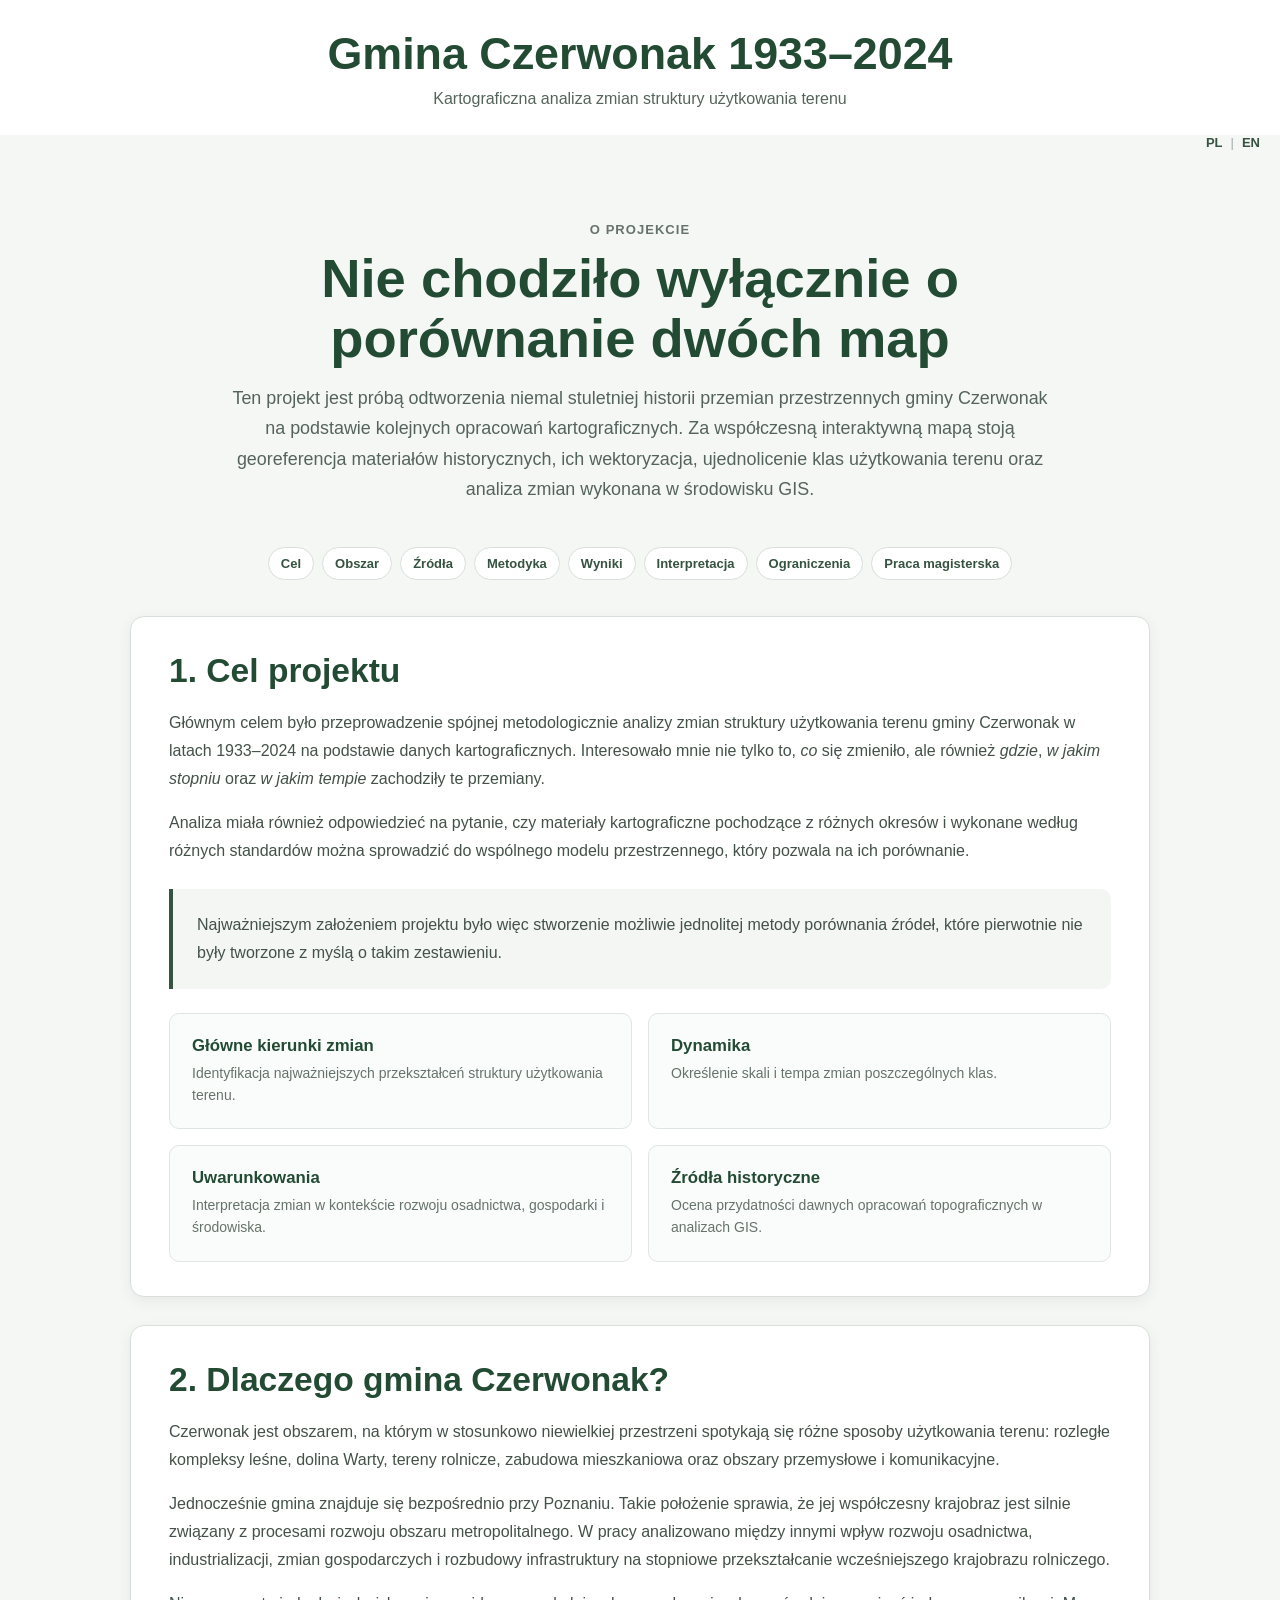
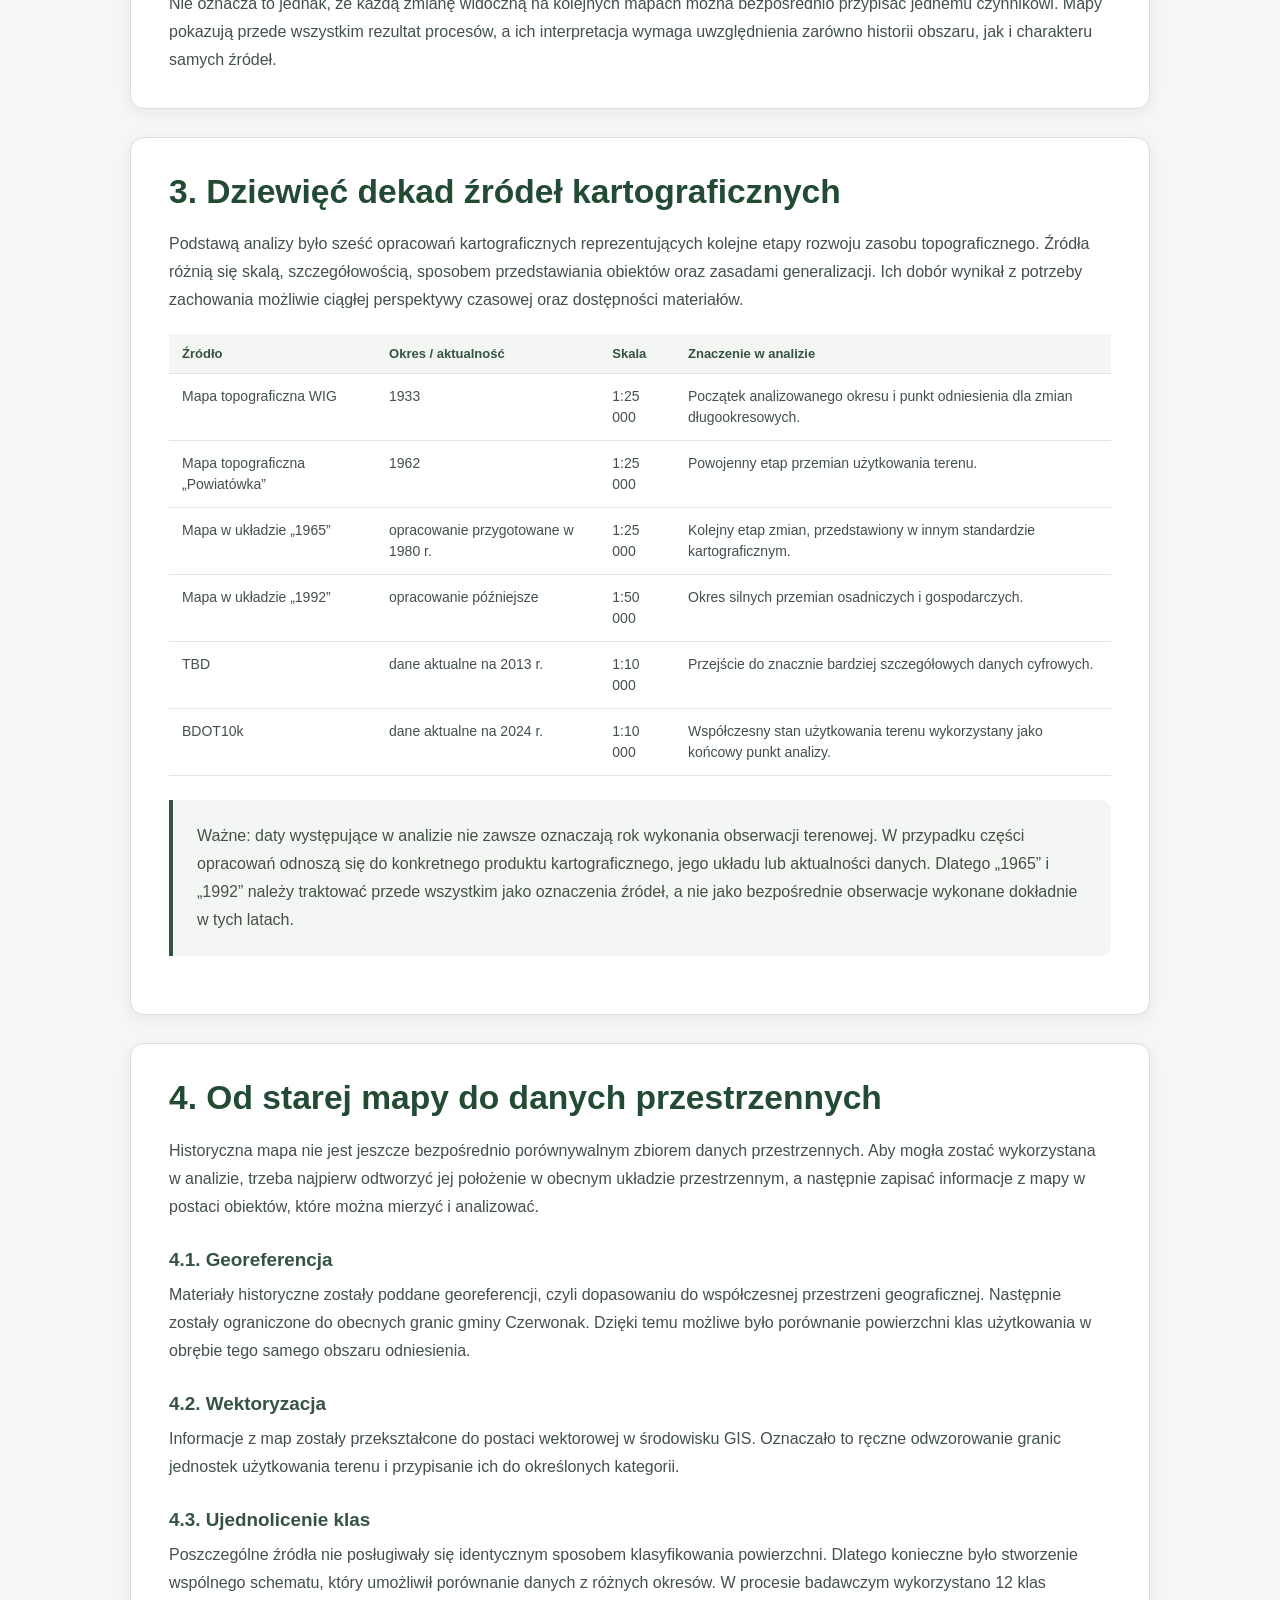
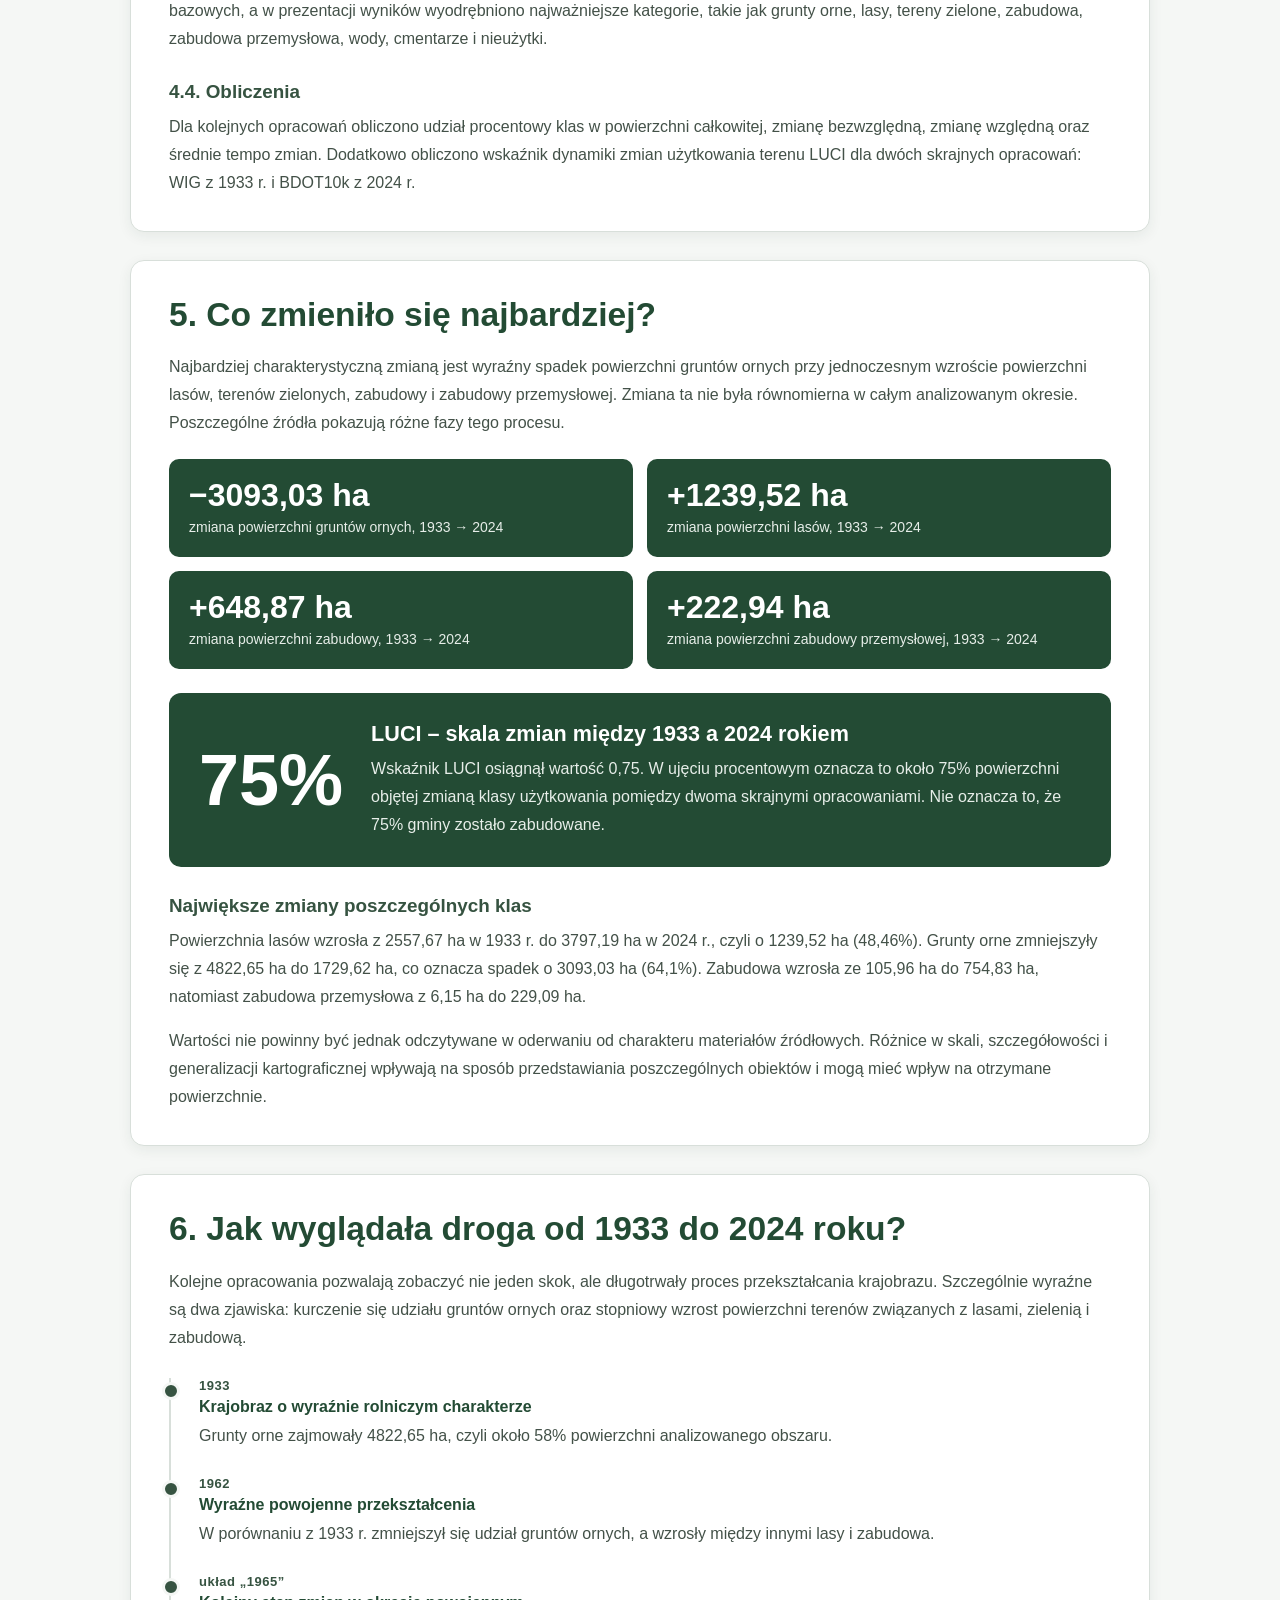
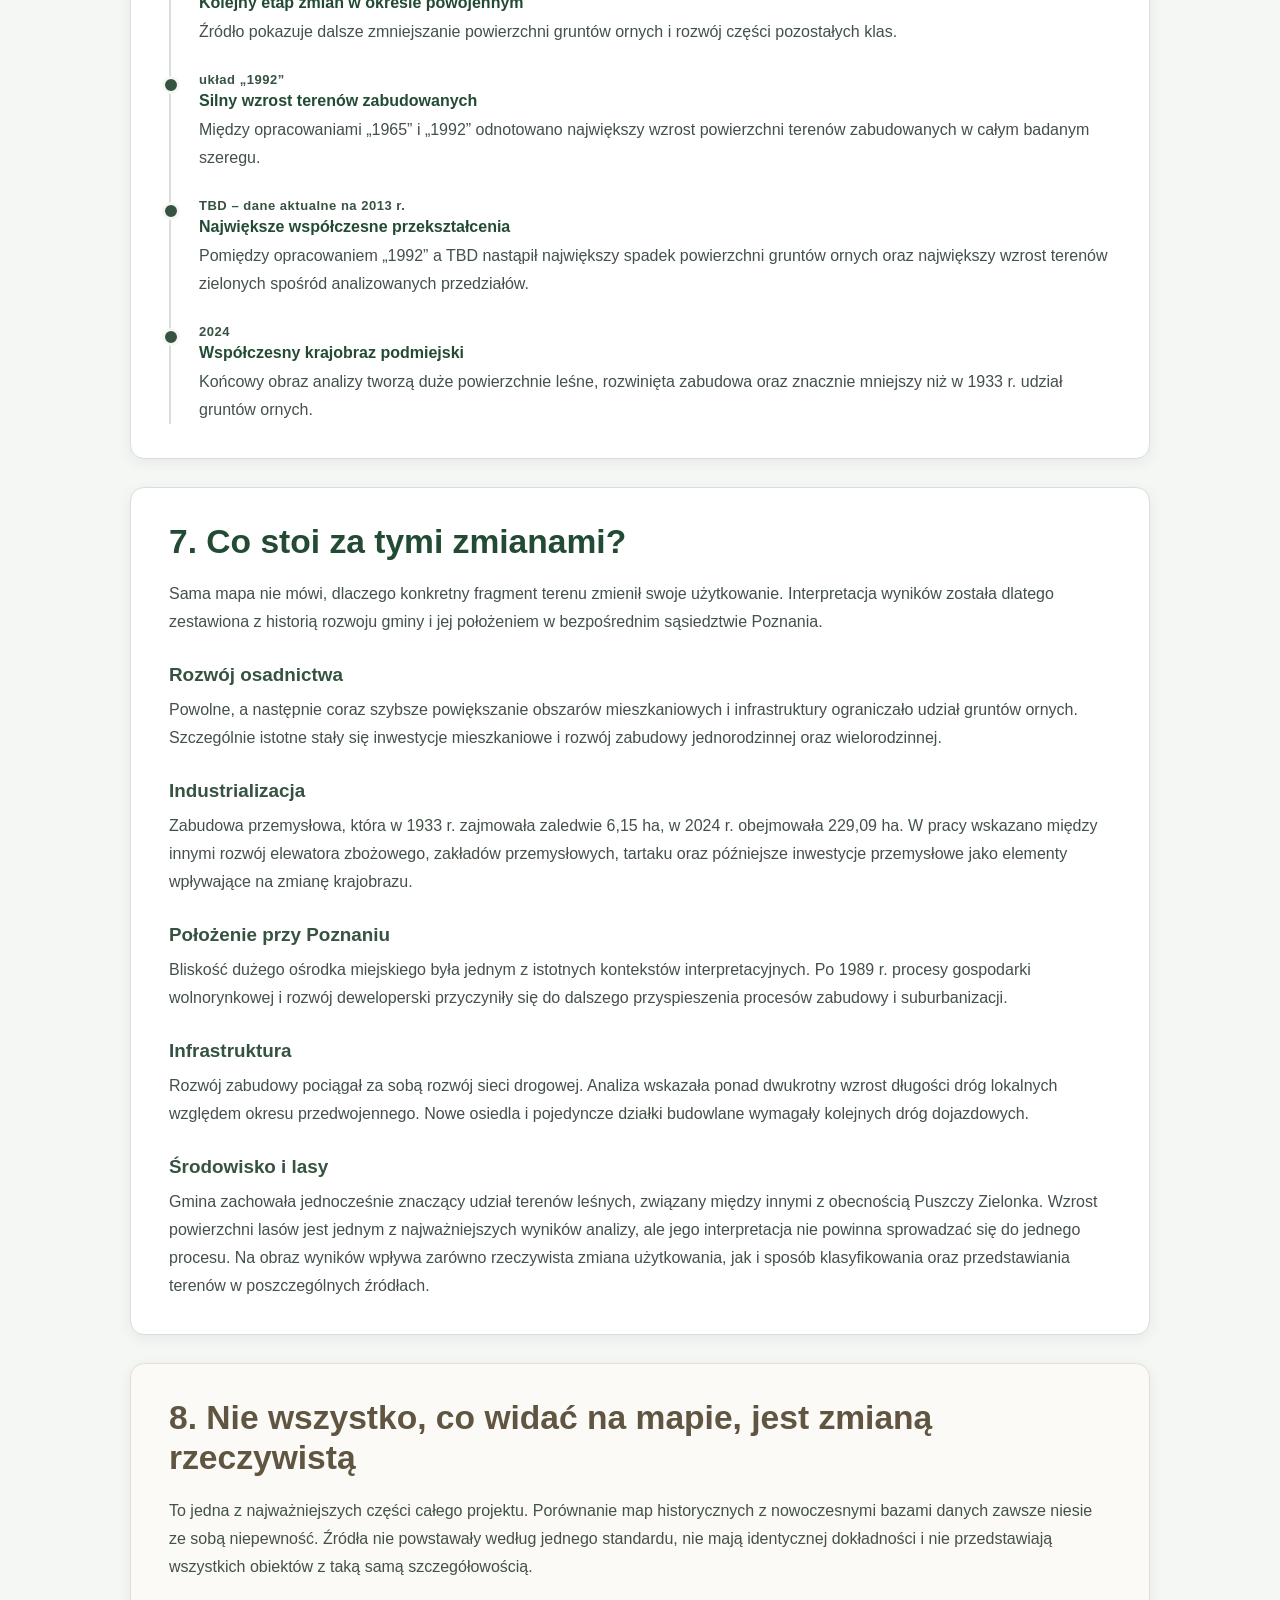
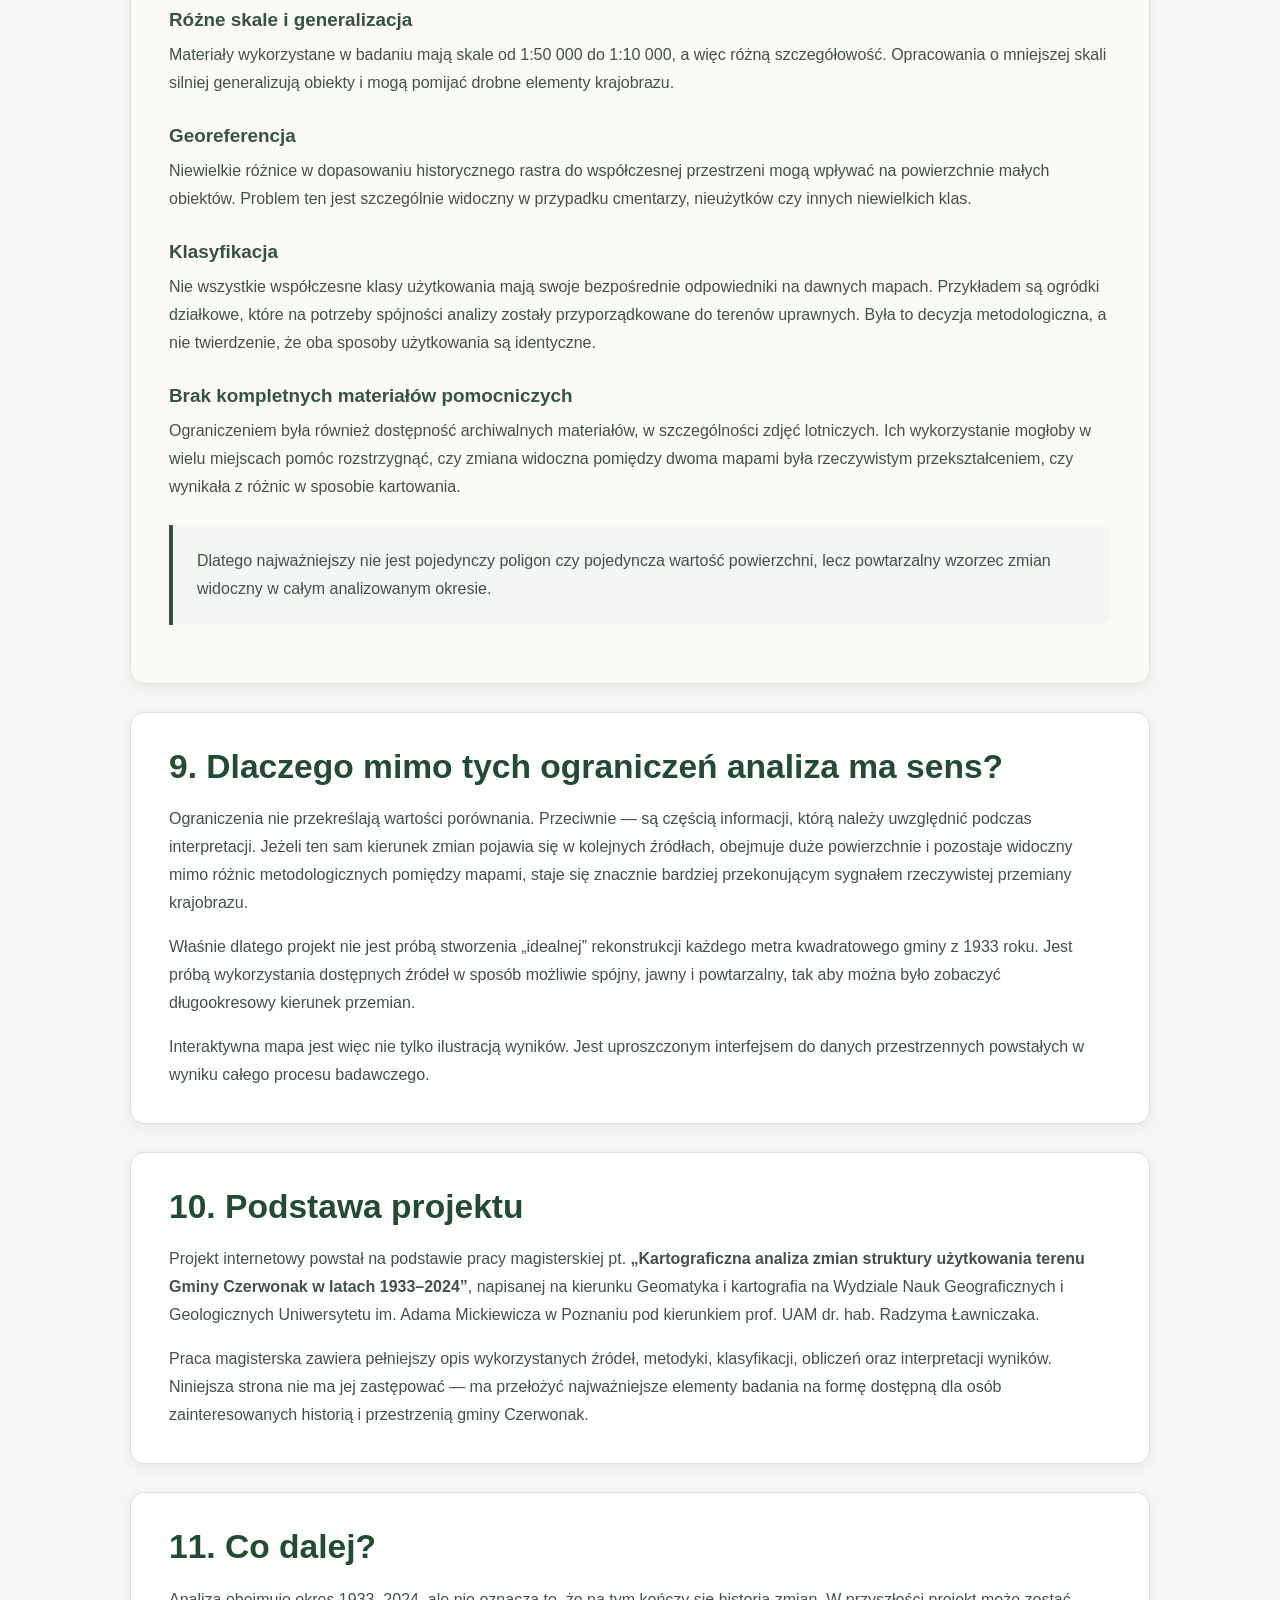
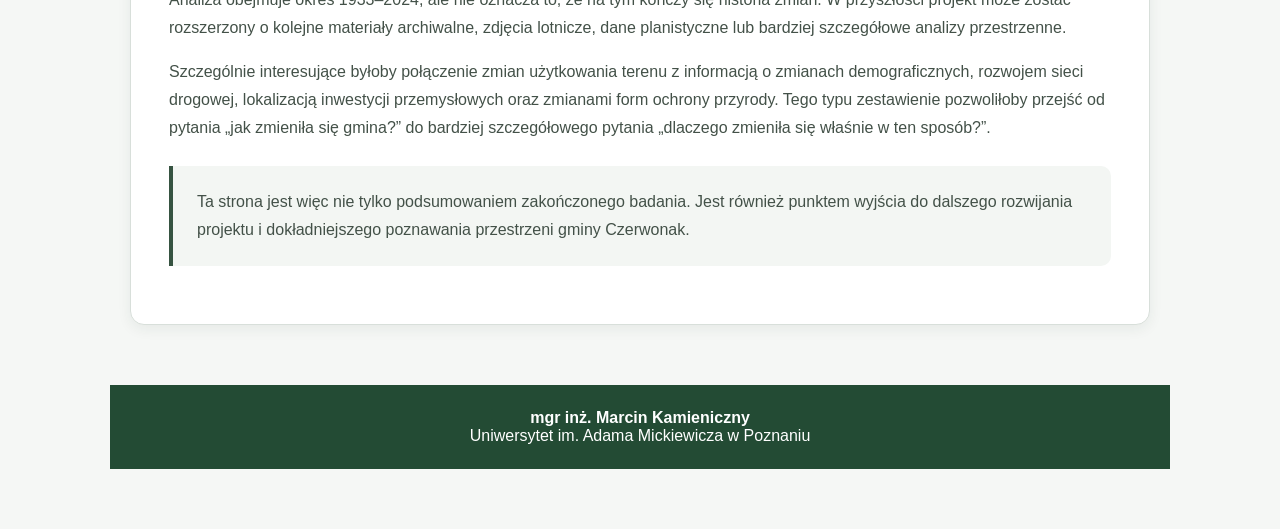
<file: o-projekcie.html>
<!DOCTYPE html>
<html lang="pl">
<head>
<meta charset="UTF-8">
<meta name="viewport" content="width=device-width, initial-scale=1.0">
<title>O projekcie – Gmina Czerwonak 1933–2024</title>
<meta name="description" content="Opis projektu kartograficznej analizy zmian struktury użytkowania terenu gminy Czerwonak w latach 1933–2024: źródła, metody, wyniki, ograniczenia i interpretacja.">
<meta name="author" content="mgr inż. Marcin Kamieniczny">
<link rel="canonical" href="https://czerwonak1933.pl/o-projekcie.html">
<meta property="og:type" content="article">
<meta property="og:locale" content="pl_PL">
<meta property="og:title" content="O projekcie – Gmina Czerwonak 1933–2024">
<meta property="og:description" content="Jak powstała analiza zmian użytkowania terenu gminy Czerwonak? Źródła, metodyka, wyniki i ograniczenia badania.">
<meta property="og:url" content="https://czerwonak1933.pl/o-projekcie.html">
<link rel="stylesheet" href="./style.css">

<style>
.project-page{width:min(1100px,100%);margin:0 auto;padding:0 20px 60px}
.project-hero{padding:54px 20px 42px;text-align:center}
.project-hero h1{margin:0 auto 14px;max-width:900px;color:#234b34;font-size:clamp(2rem,5vw,3.4rem);line-height:1.1}
.project-hero .lead{max-width:820px;margin:0 auto;color:#55645b;font-size:1.12rem;line-height:1.7}
.project-kicker{margin-bottom:12px;color:#66736b;font-size:13px;font-weight:700;letter-spacing:.08em;text-transform:uppercase}
.project-nav{display:flex;flex-wrap:wrap;justify-content:center;gap:8px;margin:0 auto 36px}
.project-nav a{display:inline-block;padding:8px 12px;border:1px solid #d8dfda;border-radius:999px;background:#fff;color:#365341;text-decoration:none;font-size:13px;font-weight:700}
.project-nav a:hover{background:#f3f5f3}
.project-section{margin-top:28px;padding:34px 38px;background:#fff;border:1px solid #d8dfda;border-radius:14px;box-shadow:0 4px 14px rgba(28,54,37,.07)}
.project-section h2{margin:0 0 18px;color:#234b34;font-size:clamp(1.55rem,3vw,2.1rem);line-height:1.2}
.project-section h3{margin:28px 0 10px;color:#365341;font-size:1.18rem}
.project-section h3:first-child{margin-top:0}
.project-section p{margin:0 0 16px;color:#435148;font-size:16px;line-height:1.75}
.project-section p:last-child{margin-bottom:0}
.project-section ul,.project-section ol{margin:10px 0 18px;padding-left:24px;color:#435148;line-height:1.7}
.project-section li{margin-bottom:7px}
.project-callout{margin:24px 0;padding:22px 24px;border-left:4px solid #365341;background:#f3f6f3;border-radius:0 10px 10px 0}
.project-callout p{margin:0}
.project-grid{display:grid;grid-template-columns:repeat(2,minmax(0,1fr));gap:16px;margin-top:22px}
.project-card{padding:22px;border:1px solid #dfe5e1;border-radius:10px;background:#fafcfb}
.project-card strong{display:block;margin-bottom:7px;color:#234b34;font-size:1.05rem}
.project-card span{color:#66736b;font-size:14px;line-height:1.55}
.source-table-wrap{margin-top:20px;overflow-x:auto}
.source-table{width:100%;border-collapse:collapse;min-width:720px;font-size:14px}
.source-table th,.source-table td{padding:12px 13px;border-bottom:1px solid #e1e6e2;text-align:left;vertical-align:top}
.source-table th{background:#f3f6f3;color:#365341;font-size:13px}
.source-table td{color:#435148;line-height:1.5}
.number-grid{display:grid;grid-template-columns:repeat(2,minmax(0,1fr));gap:14px;margin-top:22px}
.number-card{padding:20px;border-radius:10px;background:#234b34;color:#fff}
.number-card .number{display:block;margin-bottom:6px;font-size:2rem;font-weight:800;line-height:1}
.number-card .label{display:block;color:#e7eee9;font-size:14px;line-height:1.45}
.luci-project{display:flex;align-items:center;gap:28px;margin-top:24px;padding:28px 30px;border-radius:12px;background:#234b34;color:#fff}
.luci-project .big{flex:0 0 auto;font-size:4.5rem;line-height:1;font-weight:800}
.luci-project h3{margin:0 0 8px;color:#fff;font-size:1.35rem}
.luci-project p{margin:0;color:#e7eee9}
.timeline-list{position:relative;margin-top:26px;padding-left:28px;border-left:2px solid #d8dfda}
.timeline-item{position:relative;margin-bottom:26px}
.timeline-item:last-child{margin-bottom:0}
.timeline-item:before{content:"";position:absolute;left:-37px;top:4px;width:12px;height:12px;border-radius:50%;background:#365341;border:3px solid #f5f7f5}
.timeline-year{margin-bottom:5px;color:#365341;font-size:13px;font-weight:800;letter-spacing:.04em}
.timeline-item strong{display:block;margin-bottom:6px;color:#234b34}
.timeline-item p{margin:0}
.limitations{background:#fbfaf7;border-color:#e4dfd2}
.limitations h2{color:#5f5541}
.thesis-box{display:flex;justify-content:space-between;align-items:center;gap:24px;margin-top:22px;padding:24px;border:1px solid #d8dfda;border-radius:12px;background:#f7faf8}
.thesis-box strong{display:block;margin-bottom:7px;color:#234b34;font-size:1.08rem}
.thesis-box span{display:block;color:#66736b;line-height:1.5;font-size:14px}
.project-button{flex:0 0 auto;display:inline-block;padding:11px 16px;border-radius:7px;background:#234b34;color:#fff;text-decoration:none;font-size:14px;font-weight:700}
.project-button:hover{background:#365341}
.project-footer-note{margin-top:30px;padding-top:20px;border-top:1px solid #d8dfda;color:#7a857e;font-size:13px;line-height:1.6}
@media(max-width:700px){
.project-page{padding:0 10px 40px}.project-hero{padding:34px 10px 28px}.project-hero .lead{font-size:1rem}
.project-section{padding:24px 20px;border-radius:11px}.project-section p{font-size:15px;line-height:1.68}
.project-grid,.number-grid{grid-template-columns:1fr}.luci-project{display:block;padding:24px 22px}.luci-project .big{margin-bottom:16px;font-size:3.6rem}
.thesis-box{display:block}.project-button{margin-top:18px}.source-table{min-width:680px}
}
</style>

<script type="application/ld+json">
{
 "@context":"https://schema.org",
 "@type":"Article",
 "headline":"O projekcie – Gmina Czerwonak 1933–2024",
 "description":"Opis kartograficznej analizy zmian struktury użytkowania terenu gminy Czerwonak w latach 1933–2024.",
 "inLanguage":"pl-PL",
 "author":{"@type":"Person","name":"Marcin Kamieniczny"},
 "mainEntityOfPage":{"@type":"WebPage","@id":"https://czerwonak1933.pl/o-projekcie.html"}
}
</script>
</head>

<body>

<header>
<h1>Gmina Czerwonak 1933–2024</h1>
<p>Kartograficzna analiza zmian struktury użytkowania terenu</p>
</header>

<div class="language-switcher" aria-label="Wybór języka">
    <a href="./o-projekcie.html" class="active">PL</a>
    <span>|</span>
    <a href="./eng/o-projekcie.html">EN</a>
</div>

<main class="project-page">
 
<main class="project-page">

<section class="project-hero">
<div class="project-kicker">O projekcie</div>
<h1>Nie chodziło wyłącznie o porównanie dwóch map</h1>
<p class="lead">Ten projekt jest próbą odtworzenia niemal stuletniej historii przemian przestrzennych gminy Czerwonak na podstawie kolejnych opracowań kartograficznych. Za współczesną interaktywną mapą stoją georeferencja materiałów historycznych, ich wektoryzacja, ujednolicenie klas użytkowania terenu oraz analiza zmian wykonana w środowisku GIS.</p>
</section>

<nav class="project-nav" aria-label="Spis treści projektu">
<a href="#cel">Cel</a><a href="#obszar">Obszar</a><a href="#zrodla">Źródła</a><a href="#metodyka">Metodyka</a><a href="#wyniki">Wyniki</a><a href="#interpretacja">Interpretacja</a><a href="#ograniczenia">Ograniczenia</a><a href="#praca">Praca magisterska</a>
</nav>

<section class="project-section" id="cel">
<h2>1. Cel projektu</h2>
<p>Głównym celem było przeprowadzenie spójnej metodologicznie analizy zmian struktury użytkowania terenu gminy Czerwonak w latach 1933–2024 na podstawie danych kartograficznych. Interesowało mnie nie tylko to, <em>co</em> się zmieniło, ale również <em>gdzie</em>, <em>w jakim stopniu</em> oraz <em>w jakim tempie</em> zachodziły te przemiany.</p>
<p>Analiza miała również odpowiedzieć na pytanie, czy materiały kartograficzne pochodzące z różnych okresów i wykonane według różnych standardów można sprowadzić do wspólnego modelu przestrzennego, który pozwala na ich porównanie.</p>
<div class="project-callout"><p>Najważniejszym założeniem projektu było więc stworzenie możliwie jednolitej metody porównania źródeł, które pierwotnie nie były tworzone z myślą o takim zestawieniu.</p></div>
<div class="project-grid">
<div class="project-card"><strong>Główne kierunki zmian</strong><span>Identyfikacja najważniejszych przekształceń struktury użytkowania terenu.</span></div>
<div class="project-card"><strong>Dynamika</strong><span>Określenie skali i tempa zmian poszczególnych klas.</span></div>
<div class="project-card"><strong>Uwarunkowania</strong><span>Interpretacja zmian w kontekście rozwoju osadnictwa, gospodarki i środowiska.</span></div>
<div class="project-card"><strong>Źródła historyczne</strong><span>Ocena przydatności dawnych opracowań topograficznych w analizach GIS.</span></div>
</div>
</section>

<section class="project-section" id="obszar">
<h2>2. Dlaczego gmina Czerwonak?</h2>
<p>Czerwonak jest obszarem, na którym w stosunkowo niewielkiej przestrzeni spotykają się różne sposoby użytkowania terenu: rozległe kompleksy leśne, dolina Warty, tereny rolnicze, zabudowa mieszkaniowa oraz obszary przemysłowe i komunikacyjne.</p>
<p>Jednocześnie gmina znajduje się bezpośrednio przy Poznaniu. Takie położenie sprawia, że jej współczesny krajobraz jest silnie związany z procesami rozwoju obszaru metropolitalnego. W pracy analizowano między innymi wpływ rozwoju osadnictwa, industrializacji, zmian gospodarczych i rozbudowy infrastruktury na stopniowe przekształcanie wcześniejszego krajobrazu rolniczego.</p>
<p>Nie oznacza to jednak, że każdą zmianę widoczną na kolejnych mapach można bezpośrednio przypisać jednemu czynnikowi. Mapy pokazują przede wszystkim rezultat procesów, a ich interpretacja wymaga uwzględnienia zarówno historii obszaru, jak i charakteru samych źródeł.</p>
</section>

<section class="project-section" id="zrodla">
<h2>3. Dziewięć dekad źródeł kartograficznych</h2>
<p>Podstawą analizy było sześć opracowań kartograficznych reprezentujących kolejne etapy rozwoju zasobu topograficznego. Źródła różnią się skalą, szczegółowością, sposobem przedstawiania obiektów oraz zasadami generalizacji. Ich dobór wynikał z potrzeby zachowania możliwie ciągłej perspektywy czasowej oraz dostępności materiałów.</p>
<div class="source-table-wrap"><table class="source-table">
<thead><tr><th>Źródło</th><th>Okres / aktualność</th><th>Skala</th><th>Znaczenie w analizie</th></tr></thead>
<tbody>
<tr><td>Mapa topograficzna WIG</td><td>1933</td><td>1:25 000</td><td>Początek analizowanego okresu i punkt odniesienia dla zmian długookresowych.</td></tr>
<tr><td>Mapa topograficzna „Powiatówka”</td><td>1962</td><td>1:25 000</td><td>Powojenny etap przemian użytkowania terenu.</td></tr>
<tr><td>Mapa w układzie „1965”</td><td>opracowanie przygotowane w 1980 r.</td><td>1:25 000</td><td>Kolejny etap zmian, przedstawiony w innym standardzie kartograficznym.</td></tr>
<tr><td>Mapa w układzie „1992”</td><td>opracowanie późniejsze</td><td>1:50 000</td><td>Okres silnych przemian osadniczych i gospodarczych.</td></tr>
<tr><td>TBD</td><td>dane aktualne na 2013 r.</td><td>1:10 000</td><td>Przejście do znacznie bardziej szczegółowych danych cyfrowych.</td></tr>
<tr><td>BDOT10k</td><td>dane aktualne na 2024 r.</td><td>1:10 000</td><td>Współczesny stan użytkowania terenu wykorzystany jako końcowy punkt analizy.</td></tr>
</tbody></table></div>
<div class="project-callout"><p>Ważne: daty występujące w analizie nie zawsze oznaczają rok wykonania obserwacji terenowej. W przypadku części opracowań odnoszą się do konkretnego produktu kartograficznego, jego układu lub aktualności danych. Dlatego „1965” i „1992” należy traktować przede wszystkim jako oznaczenia źródeł, a nie jako bezpośrednie obserwacje wykonane dokładnie w tych latach.</p></div>
</section>

<section class="project-section" id="metodyka">
<h2>4. Od starej mapy do danych przestrzennych</h2>
<p>Historyczna mapa nie jest jeszcze bezpośrednio porównywalnym zbiorem danych przestrzennych. Aby mogła zostać wykorzystana w analizie, trzeba najpierw odtworzyć jej położenie w obecnym układzie przestrzennym, a następnie zapisać informacje z mapy w postaci obiektów, które można mierzyć i analizować.</p>
<h3>4.1. Georeferencja</h3>
<p>Materiały historyczne zostały poddane georeferencji, czyli dopasowaniu do współczesnej przestrzeni geograficznej. Następnie zostały ograniczone do obecnych granic gminy Czerwonak. Dzięki temu możliwe było porównanie powierzchni klas użytkowania w obrębie tego samego obszaru odniesienia.</p>
<h3>4.2. Wektoryzacja</h3>
<p>Informacje z map zostały przekształcone do postaci wektorowej w środowisku GIS. Oznaczało to ręczne odwzorowanie granic jednostek użytkowania terenu i przypisanie ich do określonych kategorii.</p>
<h3>4.3. Ujednolicenie klas</h3>
<p>Poszczególne źródła nie posługiwały się identycznym sposobem klasyfikowania powierzchni. Dlatego konieczne było stworzenie wspólnego schematu, który umożliwił porównanie danych z różnych okresów. W procesie badawczym wykorzystano 12 klas bazowych, a w prezentacji wyników wyodrębniono najważniejsze kategorie, takie jak grunty orne, lasy, tereny zielone, zabudowa, zabudowa przemysłowa, wody, cmentarze i nieużytki.</p>
<h3>4.4. Obliczenia</h3>
<p>Dla kolejnych opracowań obliczono udział procentowy klas w powierzchni całkowitej, zmianę bezwzględną, zmianę względną oraz średnie tempo zmian. Dodatkowo obliczono wskaźnik dynamiki zmian użytkowania terenu LUCI dla dwóch skrajnych opracowań: WIG z 1933 r. i BDOT10k z 2024 r.</p>
</section>

<section class="project-section" id="wyniki">
<h2>5. Co zmieniło się najbardziej?</h2>
<p>Najbardziej charakterystyczną zmianą jest wyraźny spadek powierzchni gruntów ornych przy jednoczesnym wzroście powierzchni lasów, terenów zielonych, zabudowy i zabudowy przemysłowej. Zmiana ta nie była równomierna w całym analizowanym okresie. Poszczególne źródła pokazują różne fazy tego procesu.</p>
<div class="number-grid">
<div class="number-card"><span class="number">−3093,03 ha</span><span class="label">zmiana powierzchni gruntów ornych, 1933 → 2024</span></div>
<div class="number-card"><span class="number">+1239,52 ha</span><span class="label">zmiana powierzchni lasów, 1933 → 2024</span></div>
<div class="number-card"><span class="number">+648,87 ha</span><span class="label">zmiana powierzchni zabudowy, 1933 → 2024</span></div>
<div class="number-card"><span class="number">+222,94 ha</span><span class="label">zmiana powierzchni zabudowy przemysłowej, 1933 → 2024</span></div>
</div>
<div class="luci-project"><div class="big">75%</div><div><h3>LUCI – skala zmian między 1933 a 2024 rokiem</h3><p>Wskaźnik LUCI osiągnął wartość 0,75. W ujęciu procentowym oznacza to około 75% powierzchni objętej zmianą klasy użytkowania pomiędzy dwoma skrajnymi opracowaniami. Nie oznacza to, że 75% gminy zostało zabudowane.</p></div></div>
<h3>Największe zmiany poszczególnych klas</h3>
<p>Powierzchnia lasów wzrosła z 2557,67 ha w 1933 r. do 3797,19 ha w 2024 r., czyli o 1239,52 ha (48,46%). Grunty orne zmniejszyły się z 4822,65 ha do 1729,62 ha, co oznacza spadek o 3093,03 ha (64,1%). Zabudowa wzrosła ze 105,96 ha do 754,83 ha, natomiast zabudowa przemysłowa z 6,15 ha do 229,09 ha.</p>
<p>Wartości nie powinny być jednak odczytywane w oderwaniu od charakteru materiałów źródłowych. Różnice w skali, szczegółowości i generalizacji kartograficznej wpływają na sposób przedstawiania poszczególnych obiektów i mogą mieć wpływ na otrzymane powierzchnie.</p>
</section>

<section class="project-section">
<h2>6. Jak wyglądała droga od 1933 do 2024 roku?</h2>
<p>Kolejne opracowania pozwalają zobaczyć nie jeden skok, ale długotrwały proces przekształcania krajobrazu. Szczególnie wyraźne są dwa zjawiska: kurczenie się udziału gruntów ornych oraz stopniowy wzrost powierzchni terenów związanych z lasami, zielenią i zabudową.</p>
<div class="timeline-list">
<div class="timeline-item"><div class="timeline-year">1933</div><strong>Krajobraz o wyraźnie rolniczym charakterze</strong><p>Grunty orne zajmowały 4822,65 ha, czyli około 58% powierzchni analizowanego obszaru.</p></div>
<div class="timeline-item"><div class="timeline-year">1962</div><strong>Wyraźne powojenne przekształcenia</strong><p>W porównaniu z 1933 r. zmniejszył się udział gruntów ornych, a wzrosły między innymi lasy i zabudowa.</p></div>
<div class="timeline-item"><div class="timeline-year">układ „1965”</div><strong>Kolejny etap zmian w okresie powojennym</strong><p>Źródło pokazuje dalsze zmniejszanie powierzchni gruntów ornych i rozwój części pozostałych klas.</p></div>
<div class="timeline-item"><div class="timeline-year">układ „1992”</div><strong>Silny wzrost terenów zabudowanych</strong><p>Między opracowaniami „1965” i „1992” odnotowano największy wzrost powierzchni terenów zabudowanych w całym badanym szeregu.</p></div>
<div class="timeline-item"><div class="timeline-year">TBD – dane aktualne na 2013 r.</div><strong>Największe współczesne przekształcenia</strong><p>Pomiędzy opracowaniem „1992” a TBD nastąpił największy spadek powierzchni gruntów ornych oraz największy wzrost terenów zielonych spośród analizowanych przedziałów.</p></div>
<div class="timeline-item"><div class="timeline-year">2024</div><strong>Współczesny krajobraz podmiejski</strong><p>Końcowy obraz analizy tworzą duże powierzchnie leśne, rozwinięta zabudowa oraz znacznie mniejszy niż w 1933 r. udział gruntów ornych.</p></div>
</div>
</section>

<section class="project-section" id="interpretacja">
<h2>7. Co stoi za tymi zmianami?</h2>
<p>Sama mapa nie mówi, dlaczego konkretny fragment terenu zmienił swoje użytkowanie. Interpretacja wyników została dlatego zestawiona z historią rozwoju gminy i jej położeniem w bezpośrednim sąsiedztwie Poznania.</p>
<h3>Rozwój osadnictwa</h3>
<p>Powolne, a następnie coraz szybsze powiększanie obszarów mieszkaniowych i infrastruktury ograniczało udział gruntów ornych. Szczególnie istotne stały się inwestycje mieszkaniowe i rozwój zabudowy jednorodzinnej oraz wielorodzinnej.</p>
<h3>Industrializacja</h3>
<p>Zabudowa przemysłowa, która w 1933 r. zajmowała zaledwie 6,15 ha, w 2024 r. obejmowała 229,09 ha. W pracy wskazano między innymi rozwój elewatora zbożowego, zakładów przemysłowych, tartaku oraz późniejsze inwestycje przemysłowe jako elementy wpływające na zmianę krajobrazu.</p>
<h3>Położenie przy Poznaniu</h3>
<p>Bliskość dużego ośrodka miejskiego była jednym z istotnych kontekstów interpretacyjnych. Po 1989 r. procesy gospodarki wolnorynkowej i rozwój deweloperski przyczyniły się do dalszego przyspieszenia procesów zabudowy i suburbanizacji.</p>
<h3>Infrastruktura</h3>
<p>Rozwój zabudowy pociągał za sobą rozwój sieci drogowej. Analiza wskazała ponad dwukrotny wzrost długości dróg lokalnych względem okresu przedwojennego. Nowe osiedla i pojedyncze działki budowlane wymagały kolejnych dróg dojazdowych.</p>
<h3>Środowisko i lasy</h3>
<p>Gmina zachowała jednocześnie znaczący udział terenów leśnych, związany między innymi z obecnością Puszczy Zielonka. Wzrost powierzchni lasów jest jednym z najważniejszych wyników analizy, ale jego interpretacja nie powinna sprowadzać się do jednego procesu. Na obraz wyników wpływa zarówno rzeczywista zmiana użytkowania, jak i sposób klasyfikowania oraz przedstawiania terenów w poszczególnych źródłach.</p>
</section>

<section class="project-section limitations" id="ograniczenia">
<h2>8. Nie wszystko, co widać na mapie, jest zmianą rzeczywistą</h2>
<p>To jedna z najważniejszych części całego projektu. Porównanie map historycznych z nowoczesnymi bazami danych zawsze niesie ze sobą niepewność. Źródła nie powstawały według jednego standardu, nie mają identycznej dokładności i nie przedstawiają wszystkich obiektów z taką samą szczegółowością.</p>
<h3>Różne skale i generalizacja</h3>
<p>Materiały wykorzystane w badaniu mają skale od 1:50 000 do 1:10 000, a więc różną szczegółowość. Opracowania o mniejszej skali silniej generalizują obiekty i mogą pomijać drobne elementy krajobrazu.</p>
<h3>Georeferencja</h3>
<p>Niewielkie różnice w dopasowaniu historycznego rastra do współczesnej przestrzeni mogą wpływać na powierzchnie małych obiektów. Problem ten jest szczególnie widoczny w przypadku cmentarzy, nieużytków czy innych niewielkich klas.</p>
<h3>Klasyfikacja</h3>
<p>Nie wszystkie współczesne klasy użytkowania mają swoje bezpośrednie odpowiedniki na dawnych mapach. Przykładem są ogródki działkowe, które na potrzeby spójności analizy zostały przyporządkowane do terenów uprawnych. Była to decyzja metodologiczna, a nie twierdzenie, że oba sposoby użytkowania są identyczne.</p>
<h3>Brak kompletnych materiałów pomocniczych</h3>
<p>Ograniczeniem była również dostępność archiwalnych materiałów, w szczególności zdjęć lotniczych. Ich wykorzystanie mogłoby w wielu miejscach pomóc rozstrzygnąć, czy zmiana widoczna pomiędzy dwoma mapami była rzeczywistym przekształceniem, czy wynikała z różnic w sposobie kartowania.</p>
<div class="project-callout"><p>Dlatego najważniejszy nie jest pojedynczy poligon czy pojedyncza wartość powierzchni, lecz powtarzalny wzorzec zmian widoczny w całym analizowanym okresie.</p></div>
</section>

<section class="project-section">
<h2>9. Dlaczego mimo tych ograniczeń analiza ma sens?</h2>
<p>Ograniczenia nie przekreślają wartości porównania. Przeciwnie — są częścią informacji, którą należy uwzględnić podczas interpretacji. Jeżeli ten sam kierunek zmian pojawia się w kolejnych źródłach, obejmuje duże powierzchnie i pozostaje widoczny mimo różnic metodologicznych pomiędzy mapami, staje się znacznie bardziej przekonującym sygnałem rzeczywistej przemiany krajobrazu.</p>
<p>Właśnie dlatego projekt nie jest próbą stworzenia „idealnej” rekonstrukcji każdego metra kwadratowego gminy z 1933 roku. Jest próbą wykorzystania dostępnych źródeł w sposób możliwie spójny, jawny i powtarzalny, tak aby można było zobaczyć długookresowy kierunek przemian.</p>
<p>Interaktywna mapa jest więc nie tylko ilustracją wyników. Jest uproszczonym interfejsem do danych przestrzennych powstałych w wyniku całego procesu badawczego.</p>
</section>

<section class="project-section" id="praca">
<h2>10. Podstawa projektu</h2>
<p>Projekt internetowy powstał na podstawie pracy magisterskiej pt. <strong>„Kartograficzna analiza zmian struktury użytkowania terenu Gminy Czerwonak w latach 1933–2024”</strong>, napisanej na kierunku Geomatyka i kartografia na Wydziale Nauk Geograficznych i Geologicznych Uniwersytetu im. Adama Mickiewicza w Poznaniu pod kierunkiem prof. UAM dr. hab. Radzyma Ławniczaka.</p>
<p>Praca magisterska zawiera pełniejszy opis wykorzystanych źródeł, metodyki, klasyfikacji, obliczeń oraz interpretacji wyników. Niniejsza strona nie ma jej zastępować — ma przełożyć najważniejsze elementy badania na formę dostępną dla osób zainteresowanych historią i przestrzenią gminy Czerwonak.</p>
</section>

<section class="project-section">
<h2>11. Co dalej?</h2>
<p>Analiza obejmuje okres 1933–2024, ale nie oznacza to, że na tym kończy się historia zmian. W przyszłości projekt może zostać rozszerzony o kolejne materiały archiwalne, zdjęcia lotnicze, dane planistyczne lub bardziej szczegółowe analizy przestrzenne.</p>
<p>Szczególnie interesujące byłoby połączenie zmian użytkowania terenu z informacją o zmianach demograficznych, rozwojem sieci drogowej, lokalizacją inwestycji przemysłowych oraz zmianami form ochrony przyrody. Tego typu zestawienie pozwoliłoby przejść od pytania „jak zmieniła się gmina?” do bardziej szczegółowego pytania „dlaczego zmieniła się właśnie w ten sposób?”.</p>
<div class="project-callout"><p>Ta strona jest więc nie tylko podsumowaniem zakończonego badania. Jest również punktem wyjścia do dalszego rozwijania projektu i dokładniejszego poznawania przestrzeni gminy Czerwonak.</p></div>
</section>

</main>

<footer><strong>mgr inż. Marcin Kamieniczny</strong><br>Uniwersytet im. Adama Mickiewicza w Poznaniu</footer>
</body>
</html>
</file>
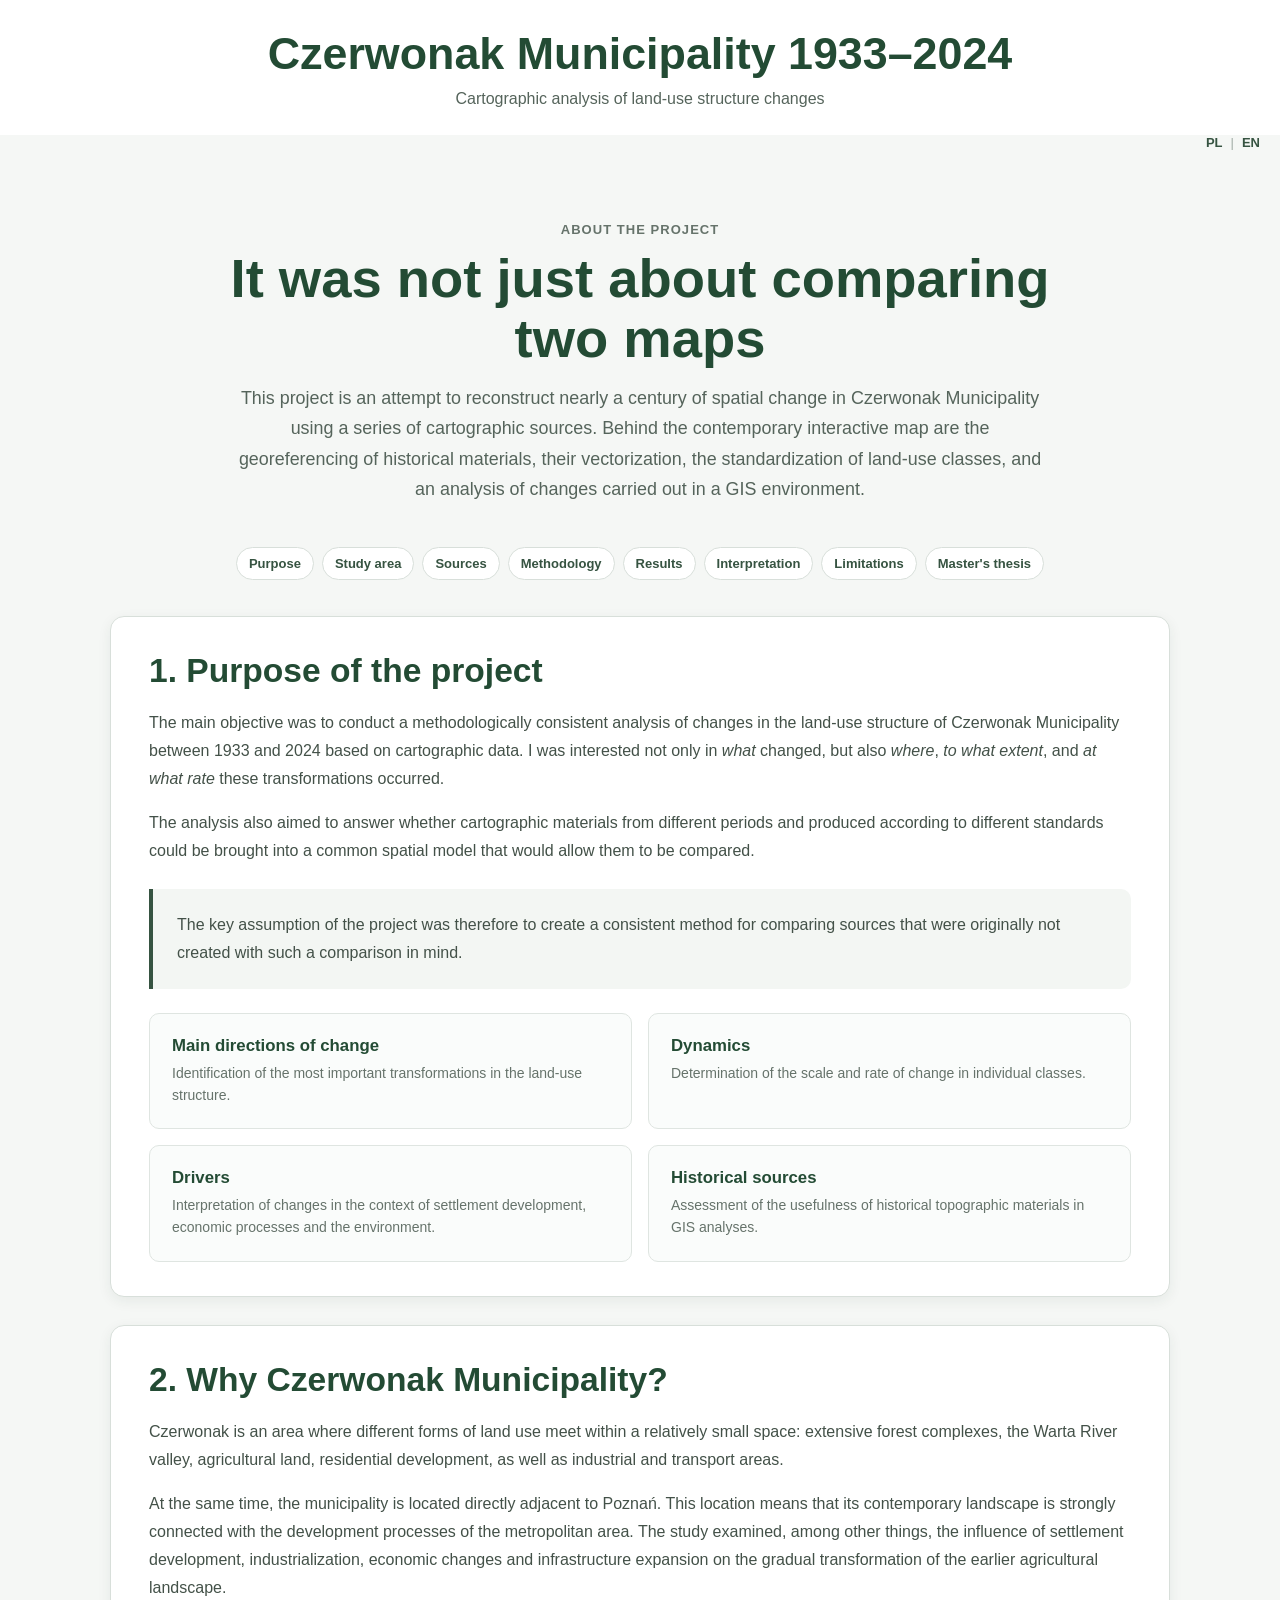
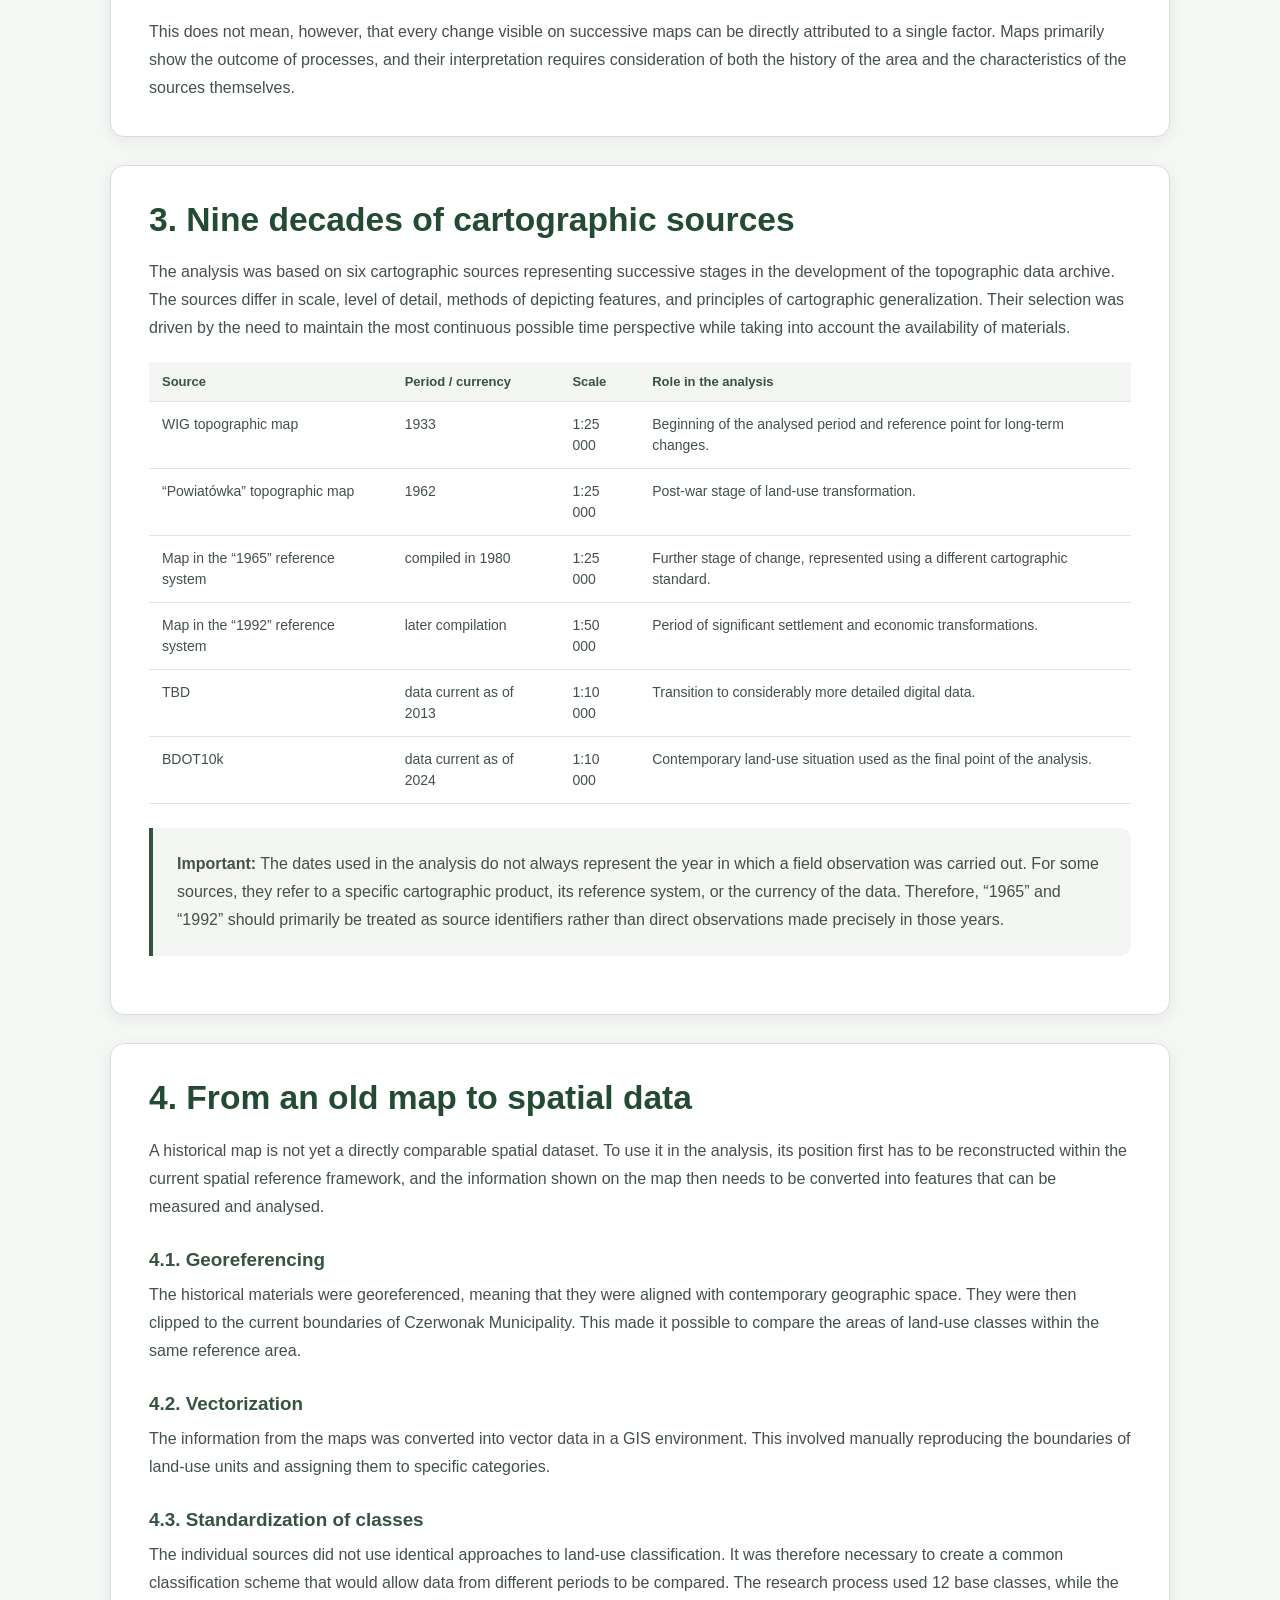
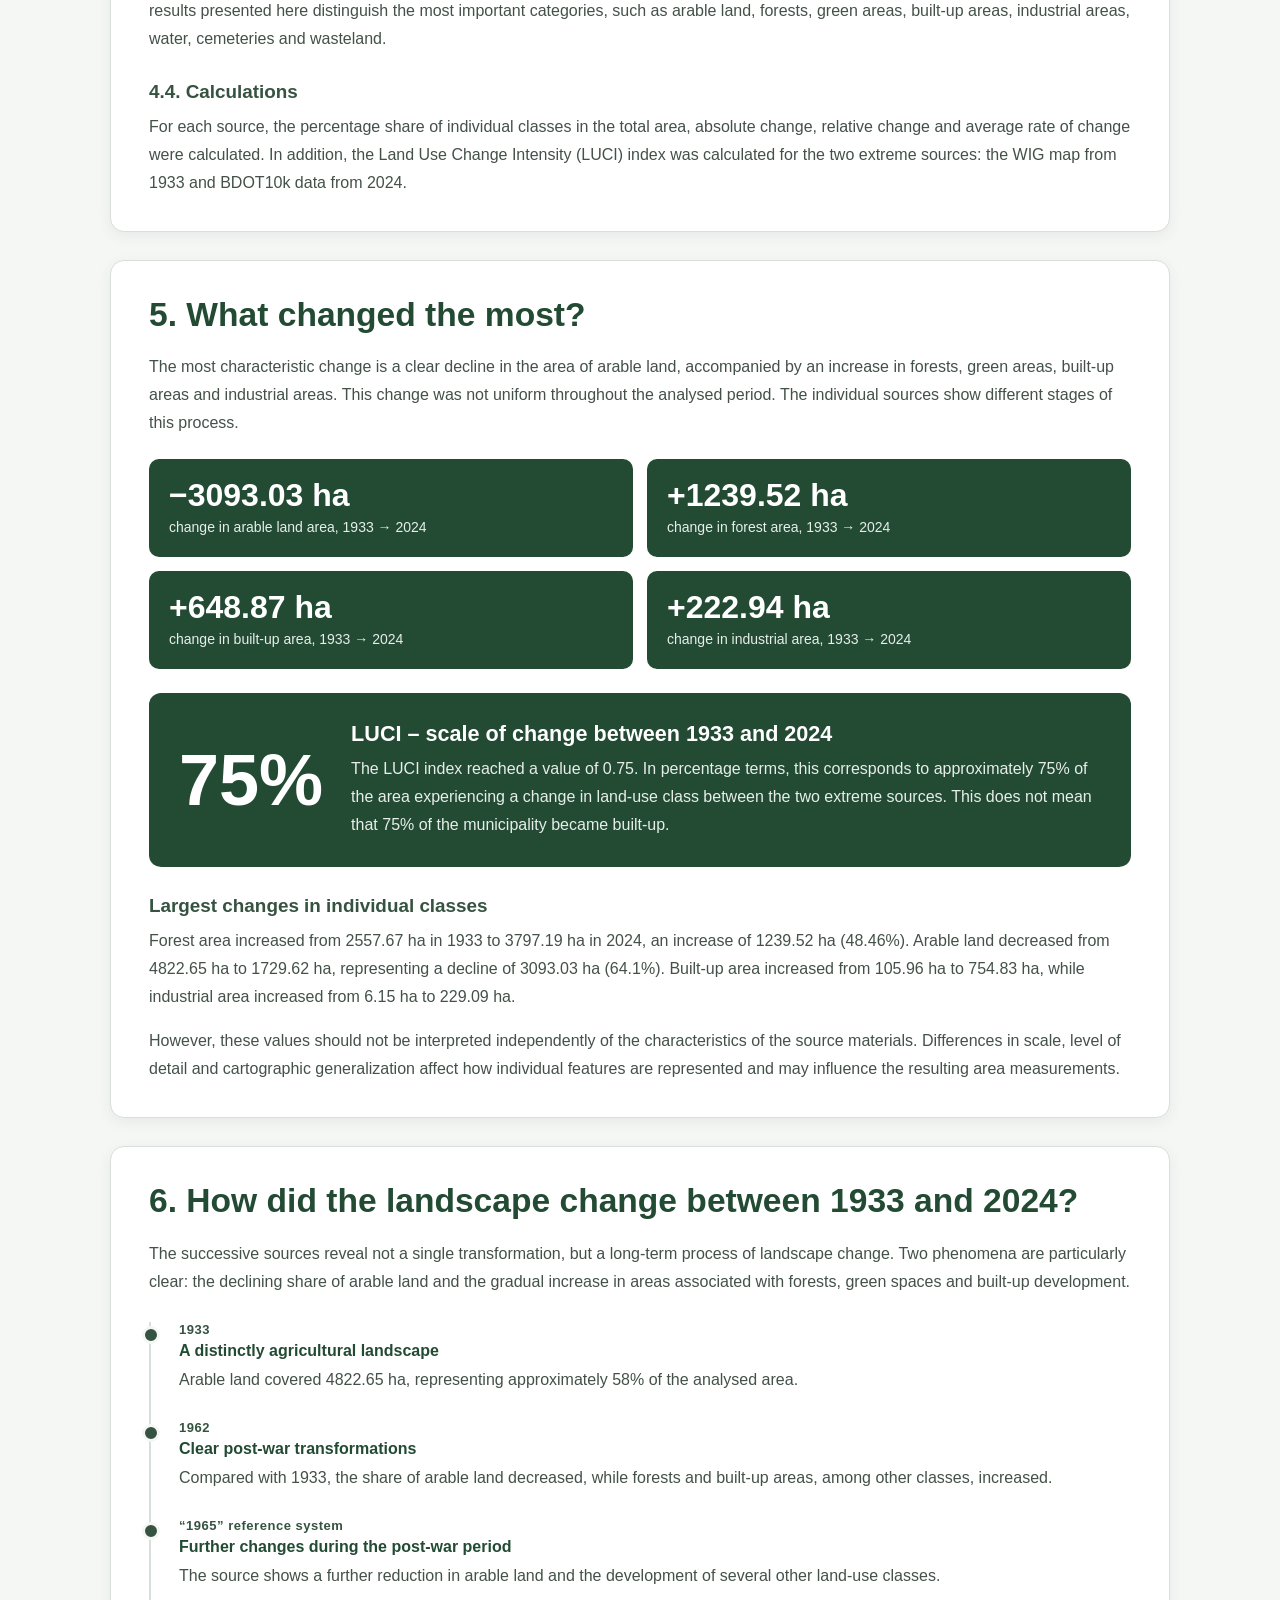
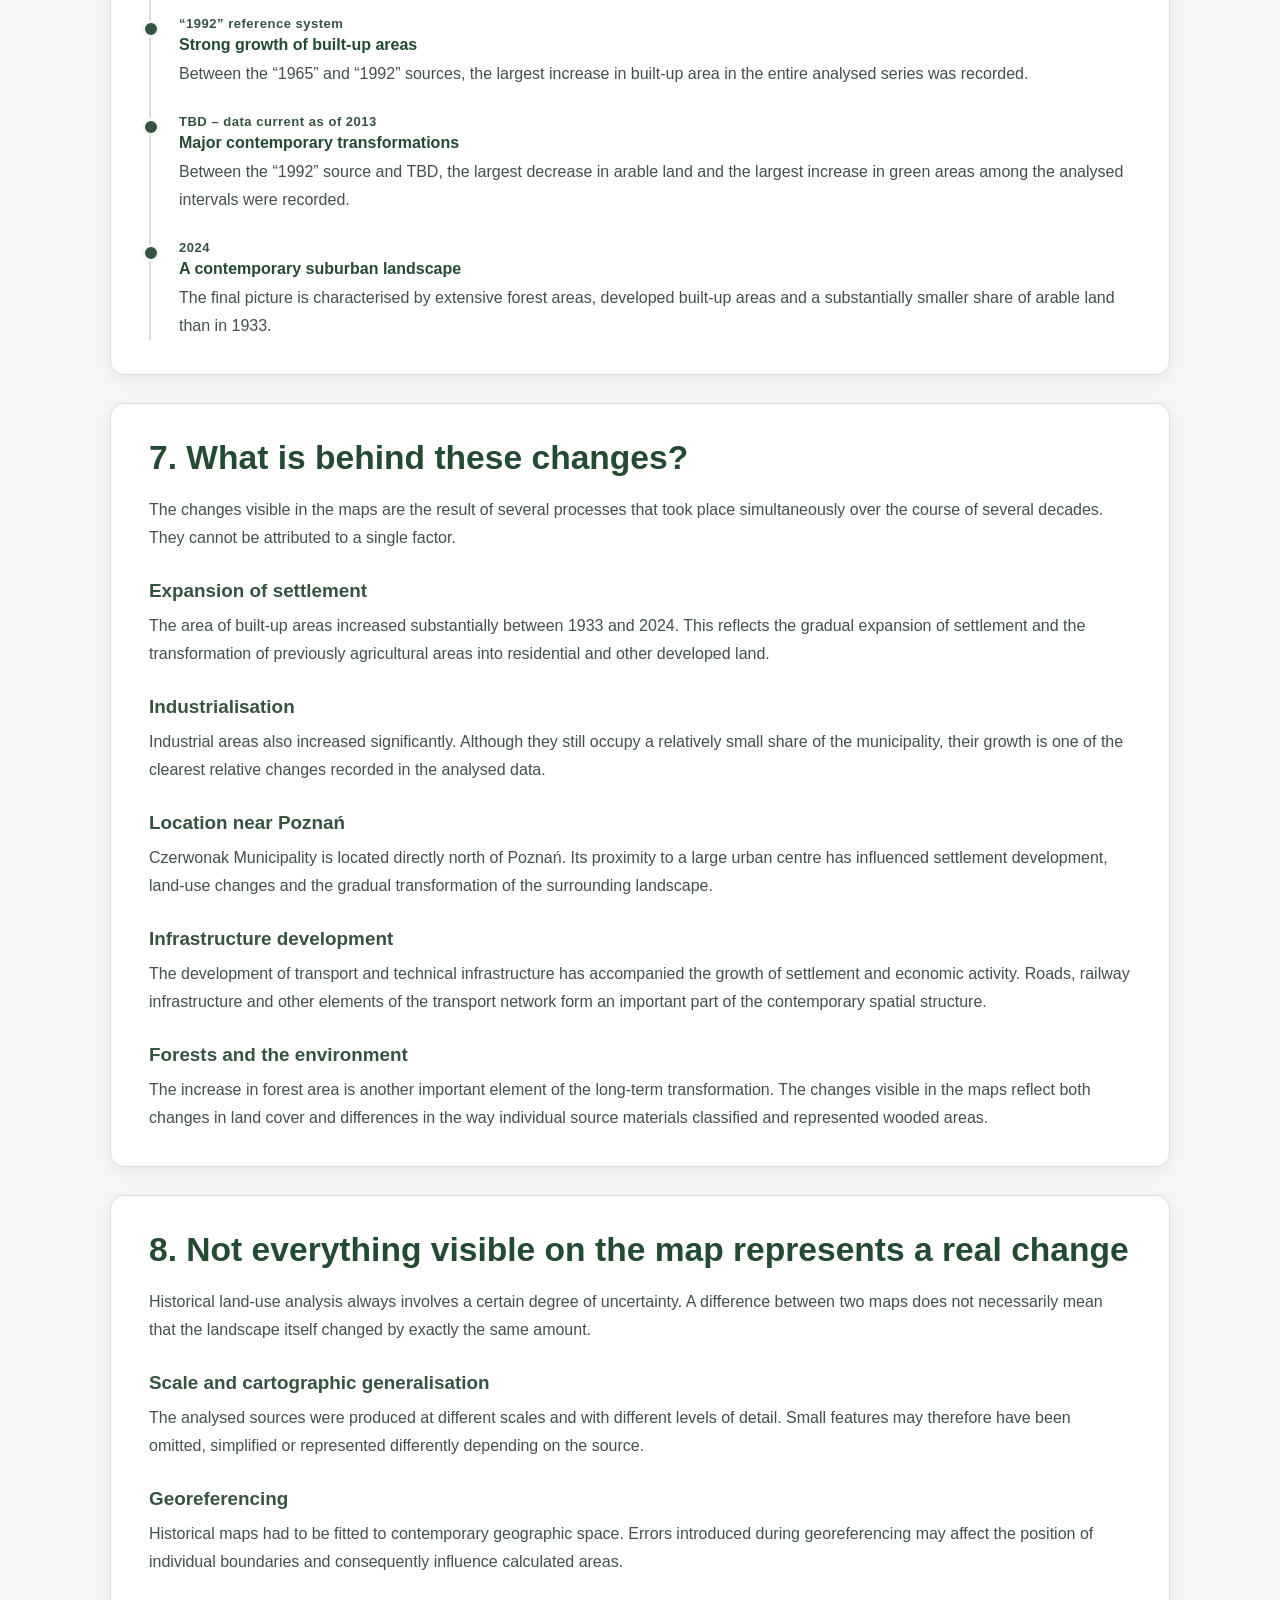
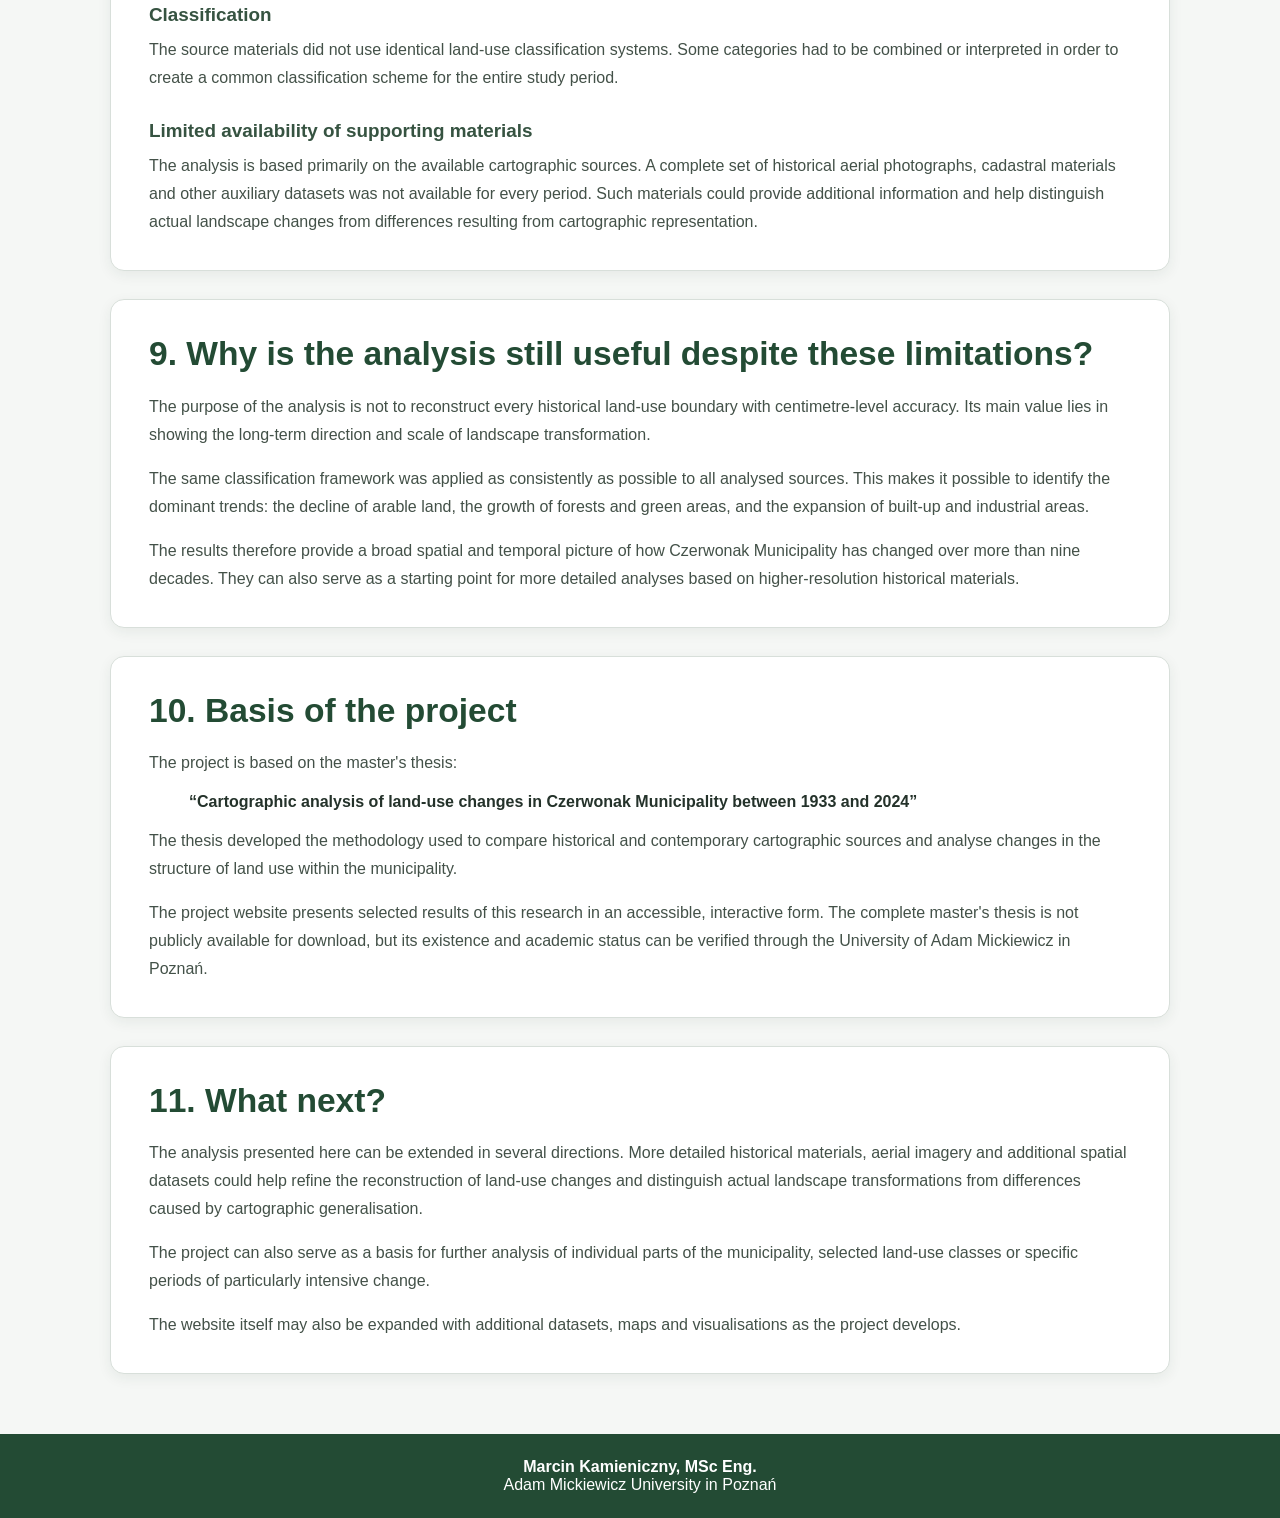
<file: eng/o-projekcie.html>
<!DOCTYPE html>
<html lang="en">
<head>
<meta charset="UTF-8">
<meta name="viewport" content="width=device-width, initial-scale=1.0">
<title>About the Project – Czerwonak Municipality 1933–2024</title>
<meta name="description" content="An overview of the cartographic analysis of land-use changes in Czerwonak Municipality between 1933 and 2024, including sources, methods, results, limitations and interpretation.">
<meta name="author" content="Marcin Kamieniczny, MSc Eng.">
<link rel="canonical" href="https://czerwonak1933.pl/eng/o-projekcie.html">
<meta property="og:type" content="article">
<meta property="og:locale" content="en_GB">
<meta property="og:title" content="About the Project – Czerwonak Municipality 1933–2024">
<meta property="og:description" content="How was the analysis of land-use changes in Czerwonak Municipality created? Sources, methodology, results and limitations of the study.">
<meta property="og:url" content="https://czerwonak1933.pl/eng/o-projekcie.html">
<link rel="stylesheet" href="../style.css">

<style>
.project-page{width:min(1100px,100%);margin:0 auto;padding:0 20px 60px}
.project-hero{padding:54px 20px 42px;text-align:center}
.project-hero h1{margin:0 auto 14px;max-width:900px;color:#234b34;font-size:clamp(2rem,5vw,3.4rem);line-height:1.1}
.project-hero .lead{max-width:820px;margin:0 auto;color:#55645b;font-size:1.12rem;line-height:1.7}
.project-kicker{margin-bottom:12px;color:#66736b;font-size:13px;font-weight:700;letter-spacing:.08em;text-transform:uppercase}
.project-nav{display:flex;flex-wrap:wrap;justify-content:center;gap:8px;margin:0 auto 36px}
.project-nav a{display:inline-block;padding:8px 12px;border:1px solid #d8dfda;border-radius:999px;background:#fff;color:#365341;text-decoration:none;font-size:13px;font-weight:700}
.project-nav a:hover{background:#f3f5f3}
.project-section{margin-top:28px;padding:34px 38px;background:#fff;border:1px solid #d8dfda;border-radius:14px;box-shadow:0 4px 14px rgba(28,54,37,.07)}
.project-section h2{margin:0 0 18px;color:#234b34;font-size:clamp(1.55rem,3vw,2.1rem);line-height:1.2}
.project-section h3{margin:28px 0 10px;color:#365341;font-size:1.18rem}
.project-section h3:first-child{margin-top:0}
.project-section p{margin:0 0 16px;color:#435148;font-size:16px;line-height:1.75}
.project-section p:last-child{margin-bottom:0}
.project-section ul,.project-section ol{margin:10px 0 18px;padding-left:24px;color:#435148;line-height:1.7}
.project-section li{margin-bottom:7px}
.project-callout{margin:24px 0;padding:22px 24px;border-left:4px solid #365341;background:#f3f6f3;border-radius:0 10px 10px 0}
.project-callout p{margin:0}
.project-grid{display:grid;grid-template-columns:repeat(2,minmax(0,1fr));gap:16px;margin-top:22px}
.project-card{padding:22px;border:1px solid #dfe5e1;border-radius:10px;background:#fafcfb}
.project-card strong{display:block;margin-bottom:7px;color:#234b34;font-size:1.05rem}
.project-card span{color:#66736b;font-size:14px;line-height:1.55}
.source-table-wrap{margin-top:20px;overflow-x:auto}
.source-table{width:100%;border-collapse:collapse;min-width:720px;font-size:14px}
.source-table th,.source-table td{padding:12px 13px;border-bottom:1px solid #e1e6e2;text-align:left;vertical-align:top}
.source-table th{background:#f3f6f3;color:#365341;font-size:13px}
.source-table td{color:#435148;line-height:1.5}
.number-grid{display:grid;grid-template-columns:repeat(2,minmax(0,1fr));gap:14px;margin-top:22px}
.number-card{padding:20px;border-radius:10px;background:#234b34;color:#fff}
.number-card .number{display:block;margin-bottom:6px;font-size:2rem;font-weight:800;line-height:1}
.number-card .label{display:block;color:#e7eee9;font-size:14px;line-height:1.45}
.luci-project{display:flex;align-items:center;gap:28px;margin-top:24px;padding:28px 30px;border-radius:12px;background:#234b34;color:#fff}
.luci-project .big{flex:0 0 auto;font-size:4.5rem;line-height:1;font-weight:800}
.luci-project h3{margin:0 0 8px;color:#fff;font-size:1.35rem}
.luci-project p{margin:0;color:#e7eee9}
.timeline-list{position:relative;margin-top:26px;padding-left:28px;border-left:2px solid #d8dfda}
.timeline-item{position:relative;margin-bottom:26px}
.timeline-item:last-child{margin-bottom:0}
.timeline-item:before{content:"";position:absolute;left:-37px;top:4px;width:12px;height:12px;border-radius:50%;background:#365341;border:3px solid #f5f7f5}
.timeline-year{margin-bottom:5px;color:#365341;font-size:13px;font-weight:800;letter-spacing:.04em}
.timeline-item strong{display:block;margin-bottom:6px;color:#234b34}
.timeline-item p{margin:0}
.limitations{background:#fbfaf7;border-color:#e4dfd2}
.limitations h2{color:#5f5541}
.thesis-box{display:flex;justify-content:space-between;align-items:center;gap:24px;margin-top:22px;padding:24px;border:1px solid #d8dfda;border-radius:12px;background:#f7faf8}
.thesis-box strong{display:block;margin-bottom:7px;color:#234b34;font-size:1.08rem}
.thesis-box span{display:block;color:#66736b;line-height:1.5;font-size:14px}
.project-button{flex:0 0 auto;display:inline-block;padding:11px 16px;border-radius:7px;background:#234b34;color:#fff;text-decoration:none;font-size:14px;font-weight:700}
.project-button:hover{background:#365341}
.project-footer-note{margin-top:30px;padding-top:20px;border-top:1px solid #d8dfda;color:#7a857e;font-size:13px;line-height:1.6}
@media(max-width:700px){
.project-page{padding:0 10px 40px}.project-hero{padding:34px 10px 28px}.project-hero .lead{font-size:1rem}
.project-section{padding:24px 20px;border-radius:11px}.project-section p{font-size:15px;line-height:1.68}
.project-grid,.number-grid{grid-template-columns:1fr}.luci-project{display:block;padding:24px 22px}.luci-project .big{margin-bottom:16px;font-size:3.6rem}
.thesis-box{display:block}.project-button{margin-top:18px}.source-table{min-width:680px}
}
</style>

<script type="application/ld+json">
{
 "@context":"https://schema.org",
 "@type":"Article",
 "headline":"About the Project – Czerwonak Municipality 1933–2024",
 "description":"An overview of the cartographic analysis of land-use changes in Czerwonak Municipality between 1933 and 2024.",
 "inLanguage":"en-GB",
 "author":{"@type":"Person","name":"Marcin Kamieniczny"},
 "mainEntityOfPage":{"@type":"WebPage","@id":"https://czerwonak1933.pl/eng/o-projekcie.html"}
}
</script>
</head>

<body>
<header>
<h1>Czerwonak Municipality 1933–2024</h1>
<p>Cartographic analysis of land-use structure changes</p>
</header>

<div class="language-switcher" aria-label="Language selection">
    <a href="../o-projekcie.html">PL</a>
    <span>|</span>
    <a href="./o-projekcie.html" class="active">EN</a>
</div>

<main class="project-page">

<section class="project-hero">
<div class="project-kicker">About the Project</div>
<h1>It was not just about comparing two maps</h1>
<p class="lead">This project is an attempt to reconstruct nearly a century of spatial change in Czerwonak Municipality using a series of cartographic sources. Behind the contemporary interactive map are the georeferencing of historical materials, their vectorization, the standardization of land-use classes, and an analysis of changes carried out in a GIS environment.</p>
</section>

<nav class="project-nav" aria-label="Project contents">
<a href="#cel">Purpose</a><a href="#obszar">Study area</a><a href="#zrodla">Sources</a><a href="#metodyka">Methodology</a><a href="#wyniki">Results</a><a href="#interpretacja">Interpretation</a><a href="#ograniczenia">Limitations</a><a href="#praca">Master's thesis</a>
</nav>

<section class="project-section" id="cel">
<h2>1. Purpose of the project</h2>

<p>The main objective was to conduct a methodologically consistent analysis of changes in the land-use structure of Czerwonak Municipality between 1933 and 2024 based on cartographic data. I was interested not only in <em>what</em> changed, but also <em>where</em>, <em>to what extent</em>, and <em>at what rate</em> these transformations occurred.</p>

<p>The analysis also aimed to answer whether cartographic materials from different periods and produced according to different standards could be brought into a common spatial model that would allow them to be compared.</p>

<div class="project-callout">
    <p>The key assumption of the project was therefore to create a consistent method for comparing sources that were originally not created with such a comparison in mind.</p>
</div>

<div class="project-grid">

<div class="project-card">
<strong>Main directions of change</strong>
<span>Identification of the most important transformations in the land-use structure.</span>
</div>

<div class="project-card">
<strong>Dynamics</strong>
<span>Determination of the scale and rate of change in individual classes.</span>
</div>

<div class="project-card">
<strong>Drivers</strong>
<span>Interpretation of changes in the context of settlement development, economic processes and the environment.</span>
</div>

<div class="project-card">
<strong>Historical sources</strong>
<span>Assessment of the usefulness of historical topographic materials in GIS analyses.</span>
</div>

</div>
</section>

<section class="project-section" id="obszar">
<h2>2. Why Czerwonak Municipality?</h2>

<p>Czerwonak is an area where different forms of land use meet within a relatively small space: extensive forest complexes, the Warta River valley, agricultural land, residential development, as well as industrial and transport areas.</p>

<p>At the same time, the municipality is located directly adjacent to Poznań. This location means that its contemporary landscape is strongly connected with the development processes of the metropolitan area. The study examined, among other things, the influence of settlement development, industrialization, economic changes and infrastructure expansion on the gradual transformation of the earlier agricultural landscape.</p>

<p>This does not mean, however, that every change visible on successive maps can be directly attributed to a single factor. Maps primarily show the outcome of processes, and their interpretation requires consideration of both the history of the area and the characteristics of the sources themselves.</p>

</section>

<section class="project-section" id="zrodla">
<h2>3. Nine decades of cartographic sources</h2>

<p>The analysis was based on six cartographic sources representing successive stages in the development of the topographic data archive. The sources differ in scale, level of detail, methods of depicting features, and principles of cartographic generalization. Their selection was driven by the need to maintain the most continuous possible time perspective while taking into account the availability of materials.</p>

<div class="source-table-wrap">
<table class="source-table">

<thead>
<tr>
<th>Source</th>
<th>Period / currency</th>
<th>Scale</th>
<th>Role in the analysis</th>
</tr>
</thead>

<tbody>

<tr>
<td>WIG topographic map</td>
<td>1933</td>
<td>1:25 000</td>
<td>Beginning of the analysed period and reference point for long-term changes.</td>
</tr>

<tr>
<td>“Powiatówka” topographic map</td>
<td>1962</td>
<td>1:25 000</td>
<td>Post-war stage of land-use transformation.</td>
</tr>

<tr>
<td>Map in the “1965” reference system</td>
<td>compiled in 1980</td>
<td>1:25 000</td>
<td>Further stage of change, represented using a different cartographic standard.</td>
</tr>

<tr>
<td>Map in the “1992” reference system</td>
<td>later compilation</td>
<td>1:50 000</td>
<td>Period of significant settlement and economic transformations.</td>
</tr>

<tr>
<td>TBD</td>
<td>data current as of 2013</td>
<td>1:10 000</td>
<td>Transition to considerably more detailed digital data.</td>
</tr>

<tr>
<td>BDOT10k</td>
<td>data current as of 2024</td>
<td>1:10 000</td>
<td>Contemporary land-use situation used as the final point of the analysis.</td>
</tr>

</tbody>
</table>
</div>

<div class="project-callout">
<p><strong>Important:</strong> The dates used in the analysis do not always represent the year in which a field observation was carried out. For some sources, they refer to a specific cartographic product, its reference system, or the currency of the data. Therefore, “1965” and “1992” should primarily be treated as source identifiers rather than direct observations made precisely in those years.</p>
</div>

</section>

<section class="project-section" id="metodyka">
<h2>4. From an old map to spatial data</h2>

<p>A historical map is not yet a directly comparable spatial dataset. To use it in the analysis, its position first has to be reconstructed within the current spatial reference framework, and the information shown on the map then needs to be converted into features that can be measured and analysed.</p>

<h3>4.1. Georeferencing</h3>

<p>The historical materials were georeferenced, meaning that they were aligned with contemporary geographic space. They were then clipped to the current boundaries of Czerwonak Municipality. This made it possible to compare the areas of land-use classes within the same reference area.</p>

<h3>4.2. Vectorization</h3>

<p>The information from the maps was converted into vector data in a GIS environment. This involved manually reproducing the boundaries of land-use units and assigning them to specific categories.</p>

<h3>4.3. Standardization of classes</h3>

<p>The individual sources did not use identical approaches to land-use classification. It was therefore necessary to create a common classification scheme that would allow data from different periods to be compared. The research process used 12 base classes, while the results presented here distinguish the most important categories, such as arable land, forests, green areas, built-up areas, industrial areas, water, cemeteries and wasteland.</p>

<h3>4.4. Calculations</h3>

<p>For each source, the percentage share of individual classes in the total area, absolute change, relative change and average rate of change were calculated. In addition, the Land Use Change Intensity (LUCI) index was calculated for the two extreme sources: the WIG map from 1933 and BDOT10k data from 2024.</p>

</section>

<section class="project-section" id="wyniki">
<h2>5. What changed the most?</h2>

<p>The most characteristic change is a clear decline in the area of arable land, accompanied by an increase in forests, green areas, built-up areas and industrial areas. This change was not uniform throughout the analysed period. The individual sources show different stages of this process.</p>

<div class="number-grid">

<div class="number-card">
<span class="number">−3093.03 ha</span>
<span class="label">change in arable land area, 1933 → 2024</span>
</div>

<div class="number-card">
<span class="number">+1239.52 ha</span>
<span class="label">change in forest area, 1933 → 2024</span>
</div>

<div class="number-card">
<span class="number">+648.87 ha</span>
<span class="label">change in built-up area, 1933 → 2024</span>
</div>

<div class="number-card">
<span class="number">+222.94 ha</span>
<span class="label">change in industrial area, 1933 → 2024</span>
</div>

</div>

<div class="luci-project">

<div class="big">75%</div>

<div>
<h3>LUCI – scale of change between 1933 and 2024</h3>
<p>The LUCI index reached a value of 0.75. In percentage terms, this corresponds to approximately 75% of the area experiencing a change in land-use class between the two extreme sources. This does not mean that 75% of the municipality became built-up.</p>
</div>

</div>

<h3>Largest changes in individual classes</h3>

<p>Forest area increased from 2557.67 ha in 1933 to 3797.19 ha in 2024, an increase of 1239.52 ha (48.46%). Arable land decreased from 4822.65 ha to 1729.62 ha, representing a decline of 3093.03 ha (64.1%). Built-up area increased from 105.96 ha to 754.83 ha, while industrial area increased from 6.15 ha to 229.09 ha.</p>
<p>However, these values should not be interpreted independently of the characteristics of the source materials. Differences in scale, level of detail and cartographic generalization affect how individual features are represented and may influence the resulting area measurements.</p>
</section>

<section class="project-section">
<h2>6. How did the landscape change between 1933 and 2024?</h2>
<p>The successive sources reveal not a single transformation, but a long-term process of landscape change. Two phenomena are particularly clear: the declining share of arable land and the gradual increase in areas associated with forests, green spaces and built-up development.</p>
<div class="timeline-list">

<div class="timeline-item">
<div class="timeline-year">1933</div>
<strong>A distinctly agricultural landscape</strong>
<p>Arable land covered 4822.65 ha, representing approximately 58% of the analysed area.</p>
</div>

<div class="timeline-item">
<div class="timeline-year">1962</div>
<strong>Clear post-war transformations</strong>
<p>Compared with 1933, the share of arable land decreased, while forests and built-up areas, among other classes, increased.</p>
</div>

<div class="timeline-item">
<div class="timeline-year">“1965” reference system</div>
<strong>Further changes during the post-war period</strong>
<p>The source shows a further reduction in arable land and the development of several other land-use classes.</p>
</div>

<div class="timeline-item">
<div class="timeline-year">“1992” reference system</div>
<strong>Strong growth of built-up areas</strong>
<p>Between the “1965” and “1992” sources, the largest increase in built-up area in the entire analysed series was recorded.</p>
</div>

<div class="timeline-item">
<div class="timeline-year">TBD – data current as of 2013</div>
<strong>Major contemporary transformations</strong>
<p>Between the “1992” source and TBD, the largest decrease in arable land and the largest increase in green areas among the analysed intervals were recorded.</p>
</div>

<div class="timeline-item">
<div class="timeline-year">2024</div>
<strong>A contemporary suburban landscape</strong>
<p>The final picture is characterised by extensive forest areas, developed built-up areas and a substantially smaller share of arable land than in 1933.</p>
</div>

</div>
</section>

<section class="project-section">
<h2>7. What is behind these changes?</h2>
<p>The changes visible in the maps are the result of several processes that took place simultaneously over the course of several decades. They cannot be attributed to a single factor.</p>
<h3>Expansion of settlement</h3>
<p>The area of built-up areas increased substantially between 1933 and 2024. This reflects the gradual expansion of settlement and the transformation of previously agricultural areas into residential and other developed land.</p>
<h3>Industrialisation</h3>
<p>Industrial areas also increased significantly. Although they still occupy a relatively small share of the municipality, their growth is one of the clearest relative changes recorded in the analysed data.</p>
<h3>Location near Poznań</h3>
<p>Czerwonak Municipality is located directly north of Poznań. Its proximity to a large urban centre has influenced settlement development, land-use changes and the gradual transformation of the surrounding landscape.</p>
<h3>Infrastructure development</h3>
<p>The development of transport and technical infrastructure has accompanied the growth of settlement and economic activity. Roads, railway infrastructure and other elements of the transport network form an important part of the contemporary spatial structure.</p>
<h3>Forests and the environment</h3>
<p>The increase in forest area is another important element of the long-term transformation. The changes visible in the maps reflect both changes in land cover and differences in the way individual source materials classified and represented wooded areas.</p>
</section>

<section class="project-section">
<h2>8. Not everything visible on the map represents a real change</h2>
<p>Historical land-use analysis always involves a certain degree of uncertainty. A difference between two maps does not necessarily mean that the landscape itself changed by exactly the same amount.</p>
<h3>Scale and cartographic generalisation</h3>
<p>The analysed sources were produced at different scales and with different levels of detail. Small features may therefore have been omitted, simplified or represented differently depending on the source.</p>
<h3>Georeferencing</h3>
<p>Historical maps had to be fitted to contemporary geographic space. Errors introduced during georeferencing may affect the position of individual boundaries and consequently influence calculated areas.</p>
<h3>Classification</h3>
<p>The source materials did not use identical land-use classification systems. Some categories had to be combined or interpreted in order to create a common classification scheme for the entire study period.</p>
<h3>Limited availability of supporting materials</h3>
<p>The analysis is based primarily on the available cartographic sources. A complete set of historical aerial photographs, cadastral materials and other auxiliary datasets was not available for every period. Such materials could provide additional information and help distinguish actual landscape changes from differences resulting from cartographic representation.</p>
</section>

<section class="project-section">
<h2>9. Why is the analysis still useful despite these limitations?</h2>
<p>The purpose of the analysis is not to reconstruct every historical land-use boundary with centimetre-level accuracy. Its main value lies in showing the long-term direction and scale of landscape transformation.</p>
<p>The same classification framework was applied as consistently as possible to all analysed sources. This makes it possible to identify the dominant trends: the decline of arable land, the growth of forests and green areas, and the expansion of built-up and industrial areas.</p>
<p>The results therefore provide a broad spatial and temporal picture of how Czerwonak Municipality has changed over more than nine decades. They can also serve as a starting point for more detailed analyses based on higher-resolution historical materials.</p>
</section>

<section class="project-section">
<h2>10. Basis of the project</h2>
<p>The project is based on the master's thesis:</p>
<blockquote>
    <strong>“Cartographic analysis of land-use changes in Czerwonak Municipality between 1933 and 2024”</strong>
</blockquote>
<p>The thesis developed the methodology used to compare historical and contemporary cartographic sources and analyse changes in the structure of land use within the municipality.</p>
<p>The project website presents selected results of this research in an accessible, interactive form. The complete master's thesis is not publicly available for download, but its existence and academic status can be verified through the University of Adam Mickiewicz in Poznań.</p>
</section>

<section class="project-section">
<h2>11. What next?</h2>
<p>The analysis presented here can be extended in several directions. More detailed historical materials, aerial imagery and additional spatial datasets could help refine the reconstruction of land-use changes and distinguish actual landscape transformations from differences caused by cartographic generalisation.</p>
<p>The project can also serve as a basis for further analysis of individual parts of the municipality, selected land-use classes or specific periods of particularly intensive change.</p>
<p>The website itself may also be expanded with additional datasets, maps and visualisations as the project develops.</p>
</section>

</main>

<footer>
    <strong>Marcin Kamieniczny, MSc Eng.</strong>
    <br>
    Adam Mickiewicz University in Poznań
</footer>
</file>
<file: style.css>
* {
    box-sizing: border-box;
}

html {
    scroll-behavior: smooth;
}

body {
    margin: 0;
    font-family: Arial, Helvetica, sans-serif;
    color: #24322a;
    background: #f5f7f5;
}

header {
    padding: 28px 20px 24px;
    text-align: center;
    background: #ffffff;
}

header h1 {
    margin: 0 0 8px;
    font-size: clamp(1.7rem, 4vw, 2.8rem);
    color: #234b34;
}

header p {
    max-width: 760px;
    margin: 0 auto;
    color: #55645b;
    line-height: 1.5;
}

.map-section {
    width: min(1400px, 100%);
    margin: 0 auto;
    padding: 0 18px 34px;
}

.map-heading {
    display: flex;
    justify-content: space-between;
    align-items: end;
    gap: 20px;
    margin: 20px 0 12px;
}

.map-heading h2 {
    margin: 0;
}

.map-heading p {
    margin: 0;
    color: #66736b;
}

/* =========================
   OZNACZENIA LAT
   ========================= */

.year-header {
    display: flex;
    justify-content: space-between;
    align-items: center;

    width: 100%;

    padding: 0 12px 6px;

    font-size: 17px;
    font-weight: bold;

    color: #365341;
}

/* =========================
   MAPA
   ========================= */

#map {
    position: relative;
    isolation: isolate;

    width: 100%;
    height: 72vh;
    min-height: 520px;

    border-radius: 14px;
    overflow: hidden;

    border: 1px solid #d8dfda;
    box-shadow: 0 8px 24px rgba(28, 54, 37, 0.12);

    background: #dfe7e1;
}

/* =========================
   SUWAK
   ========================= */

#swipe-handle {
    position: absolute;

    top: 0;
    bottom: 0;
    left: 50%;

    width: 40px;

    transform: translateX(-50%);

    z-index: 1000;

    cursor: ew-resize;
    touch-action: none;
}

.swipe-line {
    position: absolute;

    top: 0;
    bottom: 0;
    left: 50%;

    width: 3px;

    transform: translateX(-50%);

    background: white;

    box-shadow: 0 0 3px rgba(0, 0, 0, 0.5);

    pointer-events: none;
}

.swipe-button {
    position: absolute;

    top: 50%;
    left: 50%;

    transform: translate(-50%, -50%);

    width: 42px;
    height: 42px;

    border-radius: 50%;

    background: white;

    display: flex;
    align-items: center;
    justify-content: center;

    font-size: 20px;
    font-weight: bold;

    box-shadow: 0 1px 5px rgba(0, 0, 0, 0.4);

    pointer-events: none;
}

/* =========================
   PANEL WARSTW
   ========================= */

#layer-control {
    position: absolute;

    top: 10px;
    right: 10px;

    z-index: 1100;

    font-family: Arial, Helvetica, sans-serif;
}

#layer-toggle {
    position: relative;

    z-index: 1101;

    border: 1px solid #cfd7d1;
    border-radius: 6px;

    background: white;
    color: #24322a;

    padding: 8px 12px;

    font-size: 14px;
    font-weight: bold;

    cursor: pointer;

    box-shadow: 0 1px 5px rgba(0, 0, 0, 0.25);
}

#layer-toggle:hover {
    background: #f3f5f3;
}

#layer-panel {
    display: none;

    margin-top: 6px;

    width: 220px;
    max-height: 70vh;

    overflow-y: auto;

    padding: 12px;

    background: white;

    border: 1px solid #cfd7d1;
    border-radius: 8px;

    box-shadow: 0 2px 10px rgba(0, 0, 0, 0.25);

    font-size: 14px;
}

#layer-panel.open {
    display: block;
}

#layer-panel label {
    display: flex;
    align-items: center;

    gap: 8px;

    padding: 5px 2px;

    cursor: pointer;
}

#layer-panel input[type="checkbox"] {
    width: 16px;
    height: 16px;

    margin: 0;

    cursor: pointer;
}

.layer-section-title {
    margin-top: 10px;
    margin-bottom: 4px;

    padding-bottom: 4px;

    border-bottom: 1px solid #e1e6e2;

    color: #365341;

    font-weight: bold;
}

.layer-section-title:first-child {
    margin-top: 0;
}

/* =========================
   PRZYCISKI MAPY
   ========================= */

.map-buttons {
    display: flex;
    flex-direction: column;
    align-items: flex-end;
    gap: 6px;
}

#fullscreen-toggle {
    border: 1px solid #cfd7d1;
    border-radius: 6px;

    background: white;
    color: #24322a;

    padding: 8px 12px;

    font-size: 14px;
    font-weight: bold;

    cursor: pointer;

    box-shadow: 0 1px 5px rgba(0, 0, 0, 0.25);
}

#fullscreen-toggle:hover {
    background: #f3f5f3;
}


/* =========================
   TRYB PEŁNOEKRANOWY
   ========================= */

#map:fullscreen {
    width: 100vw;
    height: 100vh;

    min-height: 0;

    border-radius: 0;
    border: none;
    box-shadow: none;
}

#map:-webkit-full-screen {
    width: 100vw;
    height: 100vh;

    min-height: 0;

    border-radius: 0;
    border: none;
    box-shadow: none;
}

/* =========================
   WŁASNY FULLSCREEN
   iPHONE / iPAD
   ========================= */

#map.mobile-fullscreen {

    position: fixed;

    top: 0;
    left: 0;
    right: 0;
    bottom: 0;

    width: 100vw;
    height: 100dvh;

    min-height: 0;

    z-index: 9999;

    border-radius: 0;
    border: none;

    box-shadow: none;

    overflow: hidden;
}


/*
 * Blokujemy przewijanie strony,
 * kiedy mapa jest w trybie pełnoekranowym.
 */

/* =========================
   PODZIAŁKA
   ========================= */

.leaflet-control-scale {
    margin-left: 10px !important;
    margin-bottom: 10px !important;
}

.leaflet-control-scale-line {
    background: rgba(255, 255, 255, 0.92);

    border: 1px solid #24322a;
    border-top: 3px solid #24322a;

    color: #24322a;

    font-size: 12px;
    font-weight: bold;

    line-height: 1.2;

    padding: 2px 6px;

    box-shadow: 0 1px 3px rgba(0, 0, 0, 0.18);
}

/* =========================
   STATUS
   ========================= */

.map-status {
    padding: 16px;
    font-weight: bold;
    color: #365341;
}

/* =========================
   STOPKA
   ========================= */

footer {
    padding: 24px 20px;

    text-align: center;

    background: #234b34;
    color: #ffffff;
}

/* =========================
   WYNIKI — NAJWAŻNIEJSZE ZMIANY
   ========================= */

.results-section {
    width: min(1400px, 100%);
    margin: 0 auto;
    padding: 10px 18px 50px;
}

.results-heading {
    margin-bottom: 22px;
}

.results-heading h2 {
    margin: 0 0 6px;
    font-size: 28px;
    color: #234b34;
}

.results-heading p {
    margin: 0;
    color: #66736b;
    line-height: 1.5;
}

.results-grid {
    display: grid;
    grid-template-columns: repeat(4, 1fr);
    gap: 16px;
}

.result-card {
    padding: 22px;

    background: #ffffff;

    border: 1px solid #d8dfda;
    border-radius: 12px;

    box-shadow: 0 4px 14px rgba(28, 54, 37, 0.08);
}

.result-icon {
    font-size: 30px;
    margin-bottom: 8px;
}

.result-card h3 {
    margin: 0 0 14px;

    font-size: 19px;
    color: #234b34;
}

.result-values {
    margin-bottom: 10px;

    font-size: 15px;
    color: #24322a;
}

.result-values strong {
    display: block;
    line-height: 1.4;
}

.result-change {
    margin-bottom: 12px;

    font-size: 21px;
    font-weight: bold;
}

.result-change span {
    display: block;

    margin-top: 2px;

    font-size: 15px;
}

.result-change.increase {
    color: #39704a;
}

.result-change.decrease {
    color: #a0473c;
}

.result-card p {
    margin: 0;

    color: #66736b;

    font-size: 14px;
    line-height: 1.45;
}

.results-source {
    margin: 14px 0 0;

    font-size: 12px;
    color: #7a857e;
}


/* =========================
   WYNIKI — TABLETY
   ========================= */

@media (max-width: 1000px) {

    .results-grid {
        grid-template-columns: repeat(2, 1fr);
    }

}


/* =========================
   WYNIKI — TELEFONY
   ========================= */

@media (max-width: 600px) {

    .results-section {
        padding: 10px 10px 35px;
    }

    .results-heading h2 {
        font-size: 24px;
    }

    .results-grid {
        grid-template-columns: 1fr;
    }

}

/* =========================
   WYKRES STRUKTURY UŻYTKOWANIA
   ========================= */

.chart-section {
    margin-top: 42px;
    padding: 28px;

    background: #ffffff;

    border: 1px solid #d8dfda;
    border-radius: 12px;

    box-shadow: 0 4px 14px rgba(28, 54, 37, 0.08);
}

.chart-heading {
    margin-bottom: 24px;
}

.chart-heading h3 {
    margin: 0 0 6px;
    font-size: 23px;
    color: #234b34;
}

.chart-heading p {
    margin: 0;
    color: #66736b;
    line-height: 1.5;
}

.chart-container {
    width: 100%;
}

.chart-bars {
    height: 360px;

    display: flex;
    align-items: flex-end;
    justify-content: space-around;

    gap: 28px;

    padding: 0 20px;

    border-bottom: 1px solid #cfd7d1;

    flex: 1;
}

.chart-column {
    height: 100%;
    flex: 1;

    max-width: 110px;

    display: flex;
    flex-direction: column;
    justify-content: flex-end;
    align-items: center;

    gap: 8px;

    font-size: 13px;
    font-weight: bold;

    color: #365341;
}

.chart-bar {
    width: 100%;
    height: 100%;

    display: flex;
    flex-direction: column;

    overflow: hidden;

    border-radius: 5px 5px 0 0;

    background: #edf1ee;
}

.chart-segment {
    width: 100%;
    flex-shrink: 0;
}

/* Kolory zgodne z mapą */

.chart-segment.rolne,
.legend-box.rolne {
    background: #f4dc72;
}

.chart-segment.las,
.legend-box.las {
    background: #69a85f;
}

.chart-segment.zielone,
.legend-box.zielone {
    background: #a8cf7a;
}

.chart-segment.zabudowa,
.legend-box.zabudowa {
    background: #d64b45;
}

.chart-segment.przemysl,
.legend-box.przemysl {
    background: #9770a8;
}

.chart-segment.wody,
.legend-box.wody {
    background: #73b7df;
}

.chart-segment.cmentarze,
.legend-box.cmentarze {
    background: #739b77;
}

.chart-segment.nieuzytki,
.legend-box.nieuzytki {
    background: #c8bca8;
}


/* =========================
   LEGENDA
   ========================= */

.chart-legend {
    display: flex;
    flex-wrap: wrap;
    justify-content: center;

    gap: 12px 20px;

    margin-top: 20px;

    font-size: 13px;

    color: #435148;
}

.chart-legend span {
    display: flex;
    align-items: center;

    gap: 6px;
}

.legend-box {
    display: inline-block;

    width: 13px;
    height: 13px;

    border-radius: 2px;
}


/* =========================
   OPIS POD WYKRESEM
   ========================= */

.chart-note {
    margin-top: 18px;
    padding-top: 14px;

    border-top: 1px solid #e1e6e2;

    font-size: 12px;

    line-height: 1.5;

    color: #7a857e;
}


/* =========================
   WYKRES — TELEFONY
   ========================= */

@media (max-width: 700px) {

    .chart-section {
        padding: 20px 14px;
    }

    .chart-bars {
        height: 300px;
        gap: 7px;
        padding: 0 3px;
    }
    
    .chart-scale {
    height: 300px;
    padding-bottom: 22px;
    font-size: 10px;
    }

    .chart-column {
        max-width: none;
        font-size: 10px;
    }

    .chart-legend {
        justify-content: flex-start;
        gap: 9px 14px;
        font-size: 12px;
    }

}
/* ===== WSKAŹNIK LUCI ===== */

.luci-highlight {
    display: flex;
    align-items: center;
    gap: 30px;

    margin-top: 28px;
    padding: 30px 34px;

    background: #234b34 !important;
    color: white !important;

    border-radius: 12px;
    box-sizing: border-box;
}

.luci-number {
    flex-shrink: 0;

    font-size: 72px;
    line-height: 1;

    font-weight: 800;
    color: white !important;
}

.luci-content {
    flex: 1;
}

.luci-content h3 {
    margin: 0 0 8px;

    font-size: 24px;
    line-height: 1.25;

    color: white !important;
}

.luci-content > p {
    margin: 0;

    font-size: 16px;
    line-height: 1.5;

    color: #e7eee9 !important;
}

.luci-period {
    display: flex;
    align-items: center;
    gap: 12px;

    margin-top: 14px;

    font-size: 15px;
    font-weight: bold;

    color: white !important;
}

.luci-arrow {
    font-size: 20px;
    opacity: 0.8;
}

.luci-method {
    margin-top: 12px !important;

    font-size: 12px !important;
    line-height: 1.45 !important;

    color: #bfcfc4 !important;
}


/* telefon */

@media (max-width: 700px) {

    .luci-highlight {
        flex-direction: column;
        align-items: flex-start;

        gap: 16px;

        padding: 25px 22px;
    }

    .luci-number {
        font-size: 58px;
    }

    .luci-content h3 {
        font-size: 21px;
    }

}

    .luci-highlight {
        flex-direction: column;

        align-items: flex-start;

        gap: 16px;

        padding: 25px 22px;
    }

    .luci-number {
        font-size: 58px;
    }

    .luci-content h3 {
        font-size: 21px;
    }

}
/* =========================
   HISTORIA ZMIAN — OŚ CZASU
   ========================= */

.history-section {
    margin-top: 42px;
    padding: 30px;

    background: #ffffff;

    border: 1px solid #d8dfda;
    border-radius: 12px;

    box-shadow: 0 4px 14px rgba(28, 54, 37, 0.08);
}

.history-heading {
    margin-bottom: 34px;
}

.history-heading h3 {
    margin: 0 0 6px;

    font-size: 23px;

    color: #234b34;
}

.history-heading p {
    margin: 0;

    color: #66736b;

    line-height: 1.5;
}


/* =========================
   OŚ CZASU
   ========================= */

.history-timeline {
    position: relative;

    display: flex;
    justify-content: space-between;

    gap: 18px;

    padding: 0 8px;
}


/* pozioma linia */

.history-timeline::before {
    content: "";

    position: absolute;

    top: 22px;
    left: 8%;
    right: 8%;

    height: 2px;

    background: #d8dfda;

    z-index: 0;
}


/* =========================
   POSZCZEGÓLNE ELEMENTY
   ========================= */

.history-item {
    position: relative;

    flex: 1;

    min-width: 0;

    z-index: 1;
}

.history-year {
    height: 28px;

    text-align: center;

    font-size: 14px;

    font-weight: bold;

    color: #234b34;
}

.history-dot {
    width: 14px;
    height: 14px;

    margin: 0 auto 20px;

    border-radius: 50%;

    background: #234b34;

    border: 3px solid #ffffff;

    box-shadow: 0 0 0 2px #234b34;
}


/* =========================
   KARTY
   ========================= */

.history-card {
    padding: 18px;

    min-height: 235px;

    background: #f8faf8;

    border: 1px solid #d8dfda;

    border-radius: 10px;

    box-shadow: 0 2px 8px rgba(28, 54, 37, 0.06);
}

.history-card h4 {
    margin: 0 0 10px;

    font-size: 17px;

    line-height: 1.3;

    color: #234b34;
}

.history-card p {
    margin: 0 0 18px;

    font-size: 13px;

    line-height: 1.5;

    color: #66736b;
}


/* =========================
   LICZBA W KARCIE
   ========================= */

.history-stat {
    margin-top: auto;

    padding-top: 12px;

    border-top: 1px solid #dfe5e1;

    font-size: 12px;

    color: #7a857e;
}

.history-stat strong {
    display: block;

    margin-top: 3px;

    font-size: 17px;

    color: #39704a;
}


/* =========================
   UWAGA POD OSIĄ
   ========================= */

.history-note {
    margin-top: 24px;
    padding-top: 16px;

    border-top: 1px solid #e1e6e2;

    font-size: 12px;

    line-height: 1.5;

    color: #7a857e;
}


/* =========================
   HISTORIA — TABLETY
   ========================= */

@media (max-width: 1000px) {

    .history-timeline {
        display: grid;

        grid-template-columns: repeat(2, 1fr);

        gap: 24px;
    }

    .history-timeline::before {
        display: none;
    }

    .history-card {
        min-height: auto;
    }

}


/* =========================
   HISTORIA — TELEFONY
   ========================= */

@media (max-width: 600px) {

    .history-section {
        padding: 22px 16px;
    }

    .history-heading h3 {
        font-size: 21px;
    }

    .history-timeline {
        grid-template-columns: 1fr;

        gap: 18px;

        padding: 0;
    }

    .history-item {
        display: grid;

        grid-template-columns: 72px 18px 1fr;

        column-gap: 10px;

        align-items: start;
    }

    .history-year {
        height: auto;

        padding-top: 2px;

        text-align: right;

        font-size: 13px;
    }

    .history-dot {
        width: 12px;
        height: 12px;

        margin: 2px auto 0;
    }

    .history-card {
        padding: 16px;
    }

}
/* =========================
   HISTORIA ZMIAN — OŚ CZASU
   ========================= */

.history-section {
    margin-top: 42px;
    padding: 30px;

    background: #ffffff;

    border: 1px solid #d8dfda;
    border-radius: 12px;

    box-shadow: 0 4px 14px rgba(28, 54, 37, 0.08);
}

.history-heading {
    margin-bottom: 36px;
}

.history-heading h3 {
    margin: 0 0 6px;

    font-size: 23px;
    line-height: 1.3;

    color: #234b34;
}

.history-heading p {
    margin: 0;

    color: #66736b;

    line-height: 1.5;
}


/* =========================
   OŚ
   ========================= */

.history-timeline {
    position: relative;

    display: grid;
    grid-template-columns: repeat(6, 1fr);

    gap: 18px;

    padding: 0 8px;
}


/* pozioma linia osi */

.history-timeline::before {
    content: "";

    position: absolute;

    top: 31px;
    left: 8%;
    right: 8%;

    height: 2px;

    background: #d8dfda;

    z-index: 0;
}


/* =========================
   ELEMENT OSI
   ========================= */

.history-item {
    position: relative;

    z-index: 1;

    min-width: 0;
}

.history-year {
    height: 28px;

    text-align: center;

    font-size: 14px;
    font-weight: bold;

    color: #234b34;
}

.history-dot {
    width: 14px;
    height: 14px;

    margin: 0 auto 20px;

    border-radius: 50%;

    background: #234b34;

    border: 3px solid #ffffff;

    box-shadow: 0 0 0 2px #234b34;
}


/* =========================
   KARTA
   ========================= */

.history-card {
    display: flex;
    flex-direction: column;

    min-height: 250px;

    padding: 18px;

    background: #f8faf8;

    border: 1px solid #d8dfda;
    border-radius: 10px;

    box-shadow: 0 2px 8px rgba(28, 54, 37, 0.06);
}

.history-card h4 {
    margin: 0 0 10px;

    font-size: 17px;
    line-height: 1.3;

    color: #234b34;
}

.history-card p {
    margin: 0 0 18px;

    font-size: 13px;
    line-height: 1.5;

    color: #66736b;
}


/* =========================
   LICZBA W KARCIE
   ========================= */

.history-stat {
    margin-top: auto;

    padding-top: 12px;

    border-top: 1px solid #dfe5e1;

    font-size: 12px;

    color: #7a857e;
}

.history-stat strong {
    display: block;

    margin-top: 4px;

    font-size: 17px;

    color: #39704a;
}


/* =========================
   OPIS POD OSIĄ
   ========================= */

.history-note {
    margin-top: 26px;
    padding-top: 16px;

    border-top: 1px solid #e1e6e2;

    font-size: 12px;
    line-height: 1.5;

    color: #7a857e;
}


/* =========================
   TABLET
   ========================= */

@media (max-width: 1100px) {

    .history-timeline {
        grid-template-columns: repeat(3, 1fr);

        gap: 24px 18px;
    }

    .history-timeline::before {
        display: none;
    }

    .history-card {
        min-height: 230px;
    }
}


/* =========================
   TELEFON
   ========================= */

@media (max-width: 650px) {

    .history-section {
        padding: 22px 16px;
    }

    .history-heading h3 {
        font-size: 21px;
    }

    .history-timeline {
        display: flex;
        flex-direction: column;

        gap: 18px;

        padding: 0;
    }

    .history-timeline::before {
        display: block;

        top: 0;
        bottom: 0;
        left: 35px;
        right: auto;

        width: 2px;
        height: auto;
    }

    .history-item {
        display: grid;

        grid-template-columns: 70px 18px 1fr;

        column-gap: 10px;

        align-items: start;
    }

    .history-year {
        height: auto;

        padding-top: 2px;

        text-align: right;

        font-size: 13px;
    }

    .history-dot {
        width: 12px;
        height: 12px;

        margin: 3px auto 0;
    }

    .history-card {
        min-height: auto;

        padding: 16px;
    }
}
/* =========================
   BILANS 91 LAT ZMIAN
   ========================= */

.change-balance {
    margin-top: 42px;
    padding: 30px;

    background: #ffffff;

    border: 1px solid #d8dfda;
    border-radius: 12px;

    box-shadow: 0 4px 14px rgba(28, 54, 37, 0.08);
}


/* =========================
   NAGŁÓWEK
   ========================= */

.change-balance-heading {
    margin-bottom: 30px;
}

.change-balance-heading h3 {
    margin: 0 0 6px;

    font-size: 23px;
    line-height: 1.3;

    color: #234b34;
}

.change-balance-heading p {
    max-width: 900px;

    margin: 0;

    color: #66736b;

    line-height: 1.5;
}


/* =========================
   DWIE KOLUMNY
   ========================= */

.change-balance-grid {
    display: grid;

    grid-template-columns: 1fr 1.5fr;

    gap: 28px;
}


/* =========================
   GRUPY
   ========================= */

.change-group {
    padding: 22px;

    border-radius: 10px;

    background: #f8faf8;

    border: 1px solid #d8dfda;
}

.change-group-title {
    display: flex;
    align-items: center;

    gap: 9px;

    margin-bottom: 24px;

    font-size: 17px;
    font-weight: bold;

    color: #234b34;
}

.change-symbol {
    display: flex;
    align-items: center;
    justify-content: center;

    width: 30px;
    height: 30px;

    border-radius: 50%;

    background: #e9efea;

    font-size: 19px;
}


/* =========================
   POJEDYNCZA ZMIANA
   ========================= */

.change-item {
    margin-bottom: 24px;
}

.change-item:last-child {
    margin-bottom: 0;
}

.change-item-top {
    display: flex;

    justify-content: space-between;
    align-items: baseline;

    gap: 15px;

    margin-bottom: 8px;
}

.change-item-top strong {
    font-size: 15px;

    color: #24322a;
}

.change-item-top span {
    font-size: 12px;

    color: #7a857e;

    text-align: right;
}


/* =========================
   PASEK
   ========================= */

.change-bar {
    width: 100%;
    height: 9px;

    overflow: hidden;

    border-radius: 5px;

    background: #e6ebe7;
}

.change-bar-fill {
    height: 100%;

    border-radius: 5px;
}

.change-bar-fill.increase {
    background: #69a85f;
}

.change-bar-fill.decrease {
    background: #a0473c;
}


/* =========================
   WARTOŚĆ ZMIANY
   ========================= */

.change-item-value {
    margin-top: 7px;

    font-size: 18px;
    font-weight: bold;
}

.change-item-value.increase {
    color: #39704a;
}

.change-item-value.decrease {
    color: #a0473c;
}


/* =========================
   UWAGA METODOLOGICZNA
   ========================= */

.change-balance-note {
    margin-top: 28px;

    padding-top: 18px;

    border-top: 1px solid #e1e6e2;

    color: #66736b;

    font-size: 12px;

    line-height: 1.5;
}

.change-balance-note strong {
    display: block;

    margin-bottom: 4px;

    color: #365341;

    font-size: 13px;
}

.change-balance-note p {
    margin: 0;

    max-width: 1000px;
}


/* =========================
   TABLET
   ========================= */

@media (max-width: 900px) {

    .change-balance-grid {
        grid-template-columns: 1fr;
    }

}


/* =========================
   TELEFON
   ========================= */

@media (max-width: 600px) {

    .change-balance {
        padding: 22px 16px;
    }

    .change-balance-heading h3 {
        font-size: 21px;
    }

    .change-group {
        padding: 18px;
    }

    .change-item-top {
        flex-direction: column;

        align-items: flex-start;

        gap: 3px;
    }

    .change-item-top span {
        text-align: left;
    }

}
/* =========================
   BILANS 91 LAT ZMIAN
   ========================= */

.change-balance {
    margin-top: 42px;
    padding: 30px;

    background: #ffffff;

    border: 1px solid #d8dfda;
    border-radius: 12px;

    box-shadow: 0 4px 14px rgba(28, 54, 37, 0.08);
}


/* =========================
   NAGŁÓWEK
   ========================= */

.change-balance-heading {
    margin-bottom: 30px;
}

.change-balance-heading h3 {
    margin: 0 0 6px;

    font-size: 23px;
    line-height: 1.3;

    color: #234b34;
}

.change-balance-heading p {
    max-width: 900px;

    margin: 0;

    color: #66736b;

    line-height: 1.5;
}


/* =========================
   DWIE KOLUMNY
   ========================= */

.change-balance-grid {
    display: grid;

    grid-template-columns: 1fr 1.5fr;

    gap: 28px;
}


/* =========================
   GRUPY
   ========================= */

.change-group {
    padding: 22px;

    border-radius: 10px;

    background: #f8faf8;

    border: 1px solid #d8dfda;
}

.change-group-title {
    display: flex;
    align-items: center;

    gap: 9px;

    margin-bottom: 24px;

    font-size: 17px;
    font-weight: bold;

    color: #234b34;
}

.change-symbol {
    display: flex;
    align-items: center;
    justify-content: center;

    width: 30px;
    height: 30px;

    border-radius: 50%;

    background: #e9efea;

    font-size: 19px;
}


/* =========================
   POJEDYNCZA ZMIANA
   ========================= */

.change-item {
    margin-bottom: 24px;
}

.change-item:last-child {
    margin-bottom: 0;
}

.change-item-top {
    display: flex;

    justify-content: space-between;
    align-items: baseline;

    gap: 15px;

    margin-bottom: 8px;
}

.change-item-top strong {
    font-size: 15px;

    color: #24322a;
}

.change-item-top span {
    font-size: 12px;

    color: #7a857e;

    text-align: right;
}


/* =========================
   PASEK
   ========================= */

.change-bar {
    width: 100%;
    height: 9px;

    overflow: hidden;

    border-radius: 5px;

    background: #e6ebe7;
}

.change-bar-fill {
    height: 100%;

    border-radius: 5px;
}

.change-bar-fill.increase {
    background: #69a85f;
}

.change-bar-fill.decrease {
    background: #a0473c;
}


/* =========================
   WARTOŚĆ ZMIANY
   ========================= */

.change-item-value {
    margin-top: 7px;

    font-size: 18px;
    font-weight: bold;
}

.change-item-value.increase {
    color: #39704a;
}

.change-item-value.decrease {
    color: #a0473c;
}


/* =========================
   UWAGA METODOLOGICZNA
   ========================= */

.change-balance-note {
    margin-top: 28px;

    padding-top: 18px;

    border-top: 1px solid #e1e6e2;

    color: #66736b;

    font-size: 12px;

    line-height: 1.5;
}

.change-balance-note strong {
    display: block;

    margin-bottom: 4px;

    color: #365341;

    font-size: 13px;
}

.change-balance-note p {
    margin: 0;

    max-width: 1000px;
}


/* =========================
   TABLET
   ========================= */

@media (max-width: 900px) {

    .change-balance-grid {
        grid-template-columns: 1fr;
    }

}


/* =========================
   TELEFON
   ========================= */

@media (max-width: 600px) {

    .change-balance {
        padding: 22px 16px;
    }

    .change-balance-heading h3 {
        font-size: 21px;
    }

    .change-group {
        padding: 18px;
    }

    .change-item-top {
        flex-direction: column;

        align-items: flex-start;

        gap: 3px;
    }

    .change-item-top span {
        text-align: left;
    }

}

/* =========================
   WŁASNY FULLSCREEN
   iPHONE / iPAD
   ========================= */

#map.mobile-fullscreen {

    position: fixed !important;

    top: 0 !important;
    right: 0 !important;
    bottom: 0 !important;
    left: 0 !important;

    width: 100vw !important;

    height: 100vh !important;
    height: 100dvh !important;

    min-height: 0 !important;

    margin: 0 !important;
    padding: 0 !important;

    z-index: 999999 !important;

    border: none !important;
    border-radius: 0 !important;

    box-shadow: none !important;

    overflow: hidden !important;
}


/* =========================
   KAFELKI NAWIGACJI
   ========================= */

.language-switcher {
    width: min(1400px, 100%);
    margin: 0 auto 18px;
    padding: 0 20px;
    display: flex;
    justify-content: flex-end;
    align-items: center;
    gap: 8px;
    box-sizing: border-box;
    font-size: 13px;
}

.language-switcher a {
    color: #365341;
    text-decoration: none;
    font-weight: 600;
}

.language-switcher a:hover {
    text-decoration: underline;
}

.language-switcher a.active {
    font-weight: 700;
}

.language-switcher span {
    color: #a0aaa4;
}

.site-nav {
    display: grid;
    grid-template-columns: repeat(3, minmax(0, 1fr));
    gap: 14px;

    max-width: 1000px;
    margin: 26px auto 4px;
}

.nav-card {
    display: flex;
    flex-direction: column;
    justify-content: center;

    min-height: 78px;
    padding: 16px 20px;

    box-sizing: border-box;

    text-align: left;
    text-decoration: none;

    background: #ffffff;
    color: #174f3b;

    border: 1px solid #dce5e0;
    border-radius: 10px;

    box-shadow: 0 3px 12px rgba(0, 0, 0, 0.06);

    transition:
        transform 0.2s ease,
        box-shadow 0.2s ease,
        border-color 0.2s ease,
        background-color 0.2s ease;
}

.nav-card:hover {
    transform: translateY(-2px);

    border-color: #8fa99c;

    box-shadow: 0 6px 18px rgba(0, 0, 0, 0.09);
}


/* AKTYWNY KAFEL */

.nav-card.active {
    background: #18583f;
    color: #ffffff;

    border-color: #18583f;

    box-shadow: 0 5px 16px rgba(24, 88, 63, 0.22);
}

.nav-card.active:hover {
    background: #164f39;
    border-color: #164f39;
}


/* TEKST */

.nav-card-title {
    display: block;

    font-size: 1rem;
    font-weight: 700;

    line-height: 1.25;
}

.nav-card-description {
    display: block;

    margin-top: 5px;

    font-size: 0.78rem;
    font-weight: 400;

    line-height: 1.35;

    color: #66756e;
}

.nav-card.active .nav-card-description {
    color: rgba(255, 255, 255, 0.82);
}


/* TELEFONY */

@media (max-width: 700px) {

    .site-nav {
        grid-template-columns: 1fr;
        gap: 8px;

        margin-top: 20px;
    }

    .nav-card {
        min-height: 62px;
        padding: 13px 16px;
    }

    .nav-card-title {
        font-size: 0.95rem;
    }

    .nav-card-description {
        font-size: 0.75rem;
    }

}

/* =========================
   SKALA WYKRESU
   ========================= */

.chart-with-scale {
    display: flex;
    align-items: flex-end;
    gap: 10px;
}

.chart-scale {
    height: 360px;

    display: flex;
    flex-direction: column;
    justify-content: space-between;

    flex-shrink: 0;

    padding: 0 0 22px;

    font-size: 11px;
    line-height: 1;

    color: #7a857e;

    text-align: right;
}

.chart-container {
    display: block;
}

.chart-with-scale {
    width: 100%;
}

.chart-legend {
    width: 100%;
}
</file>
